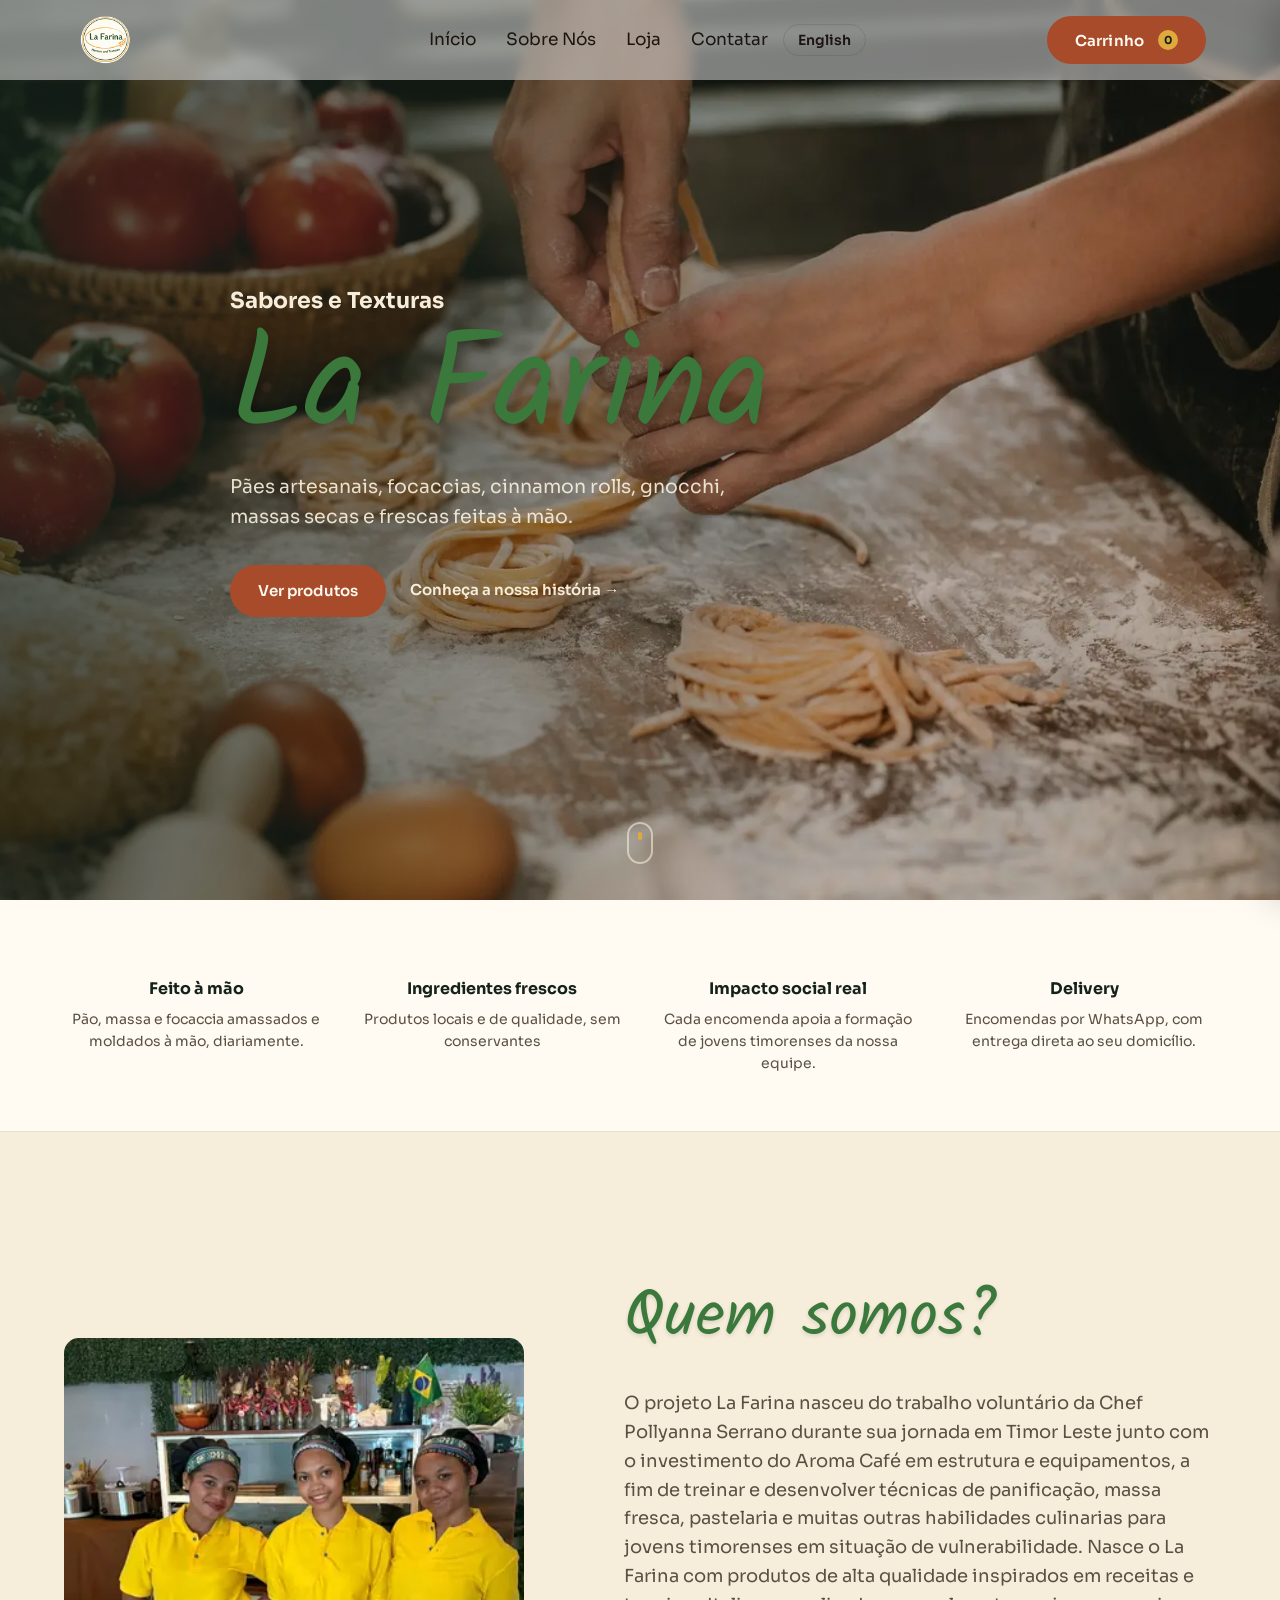
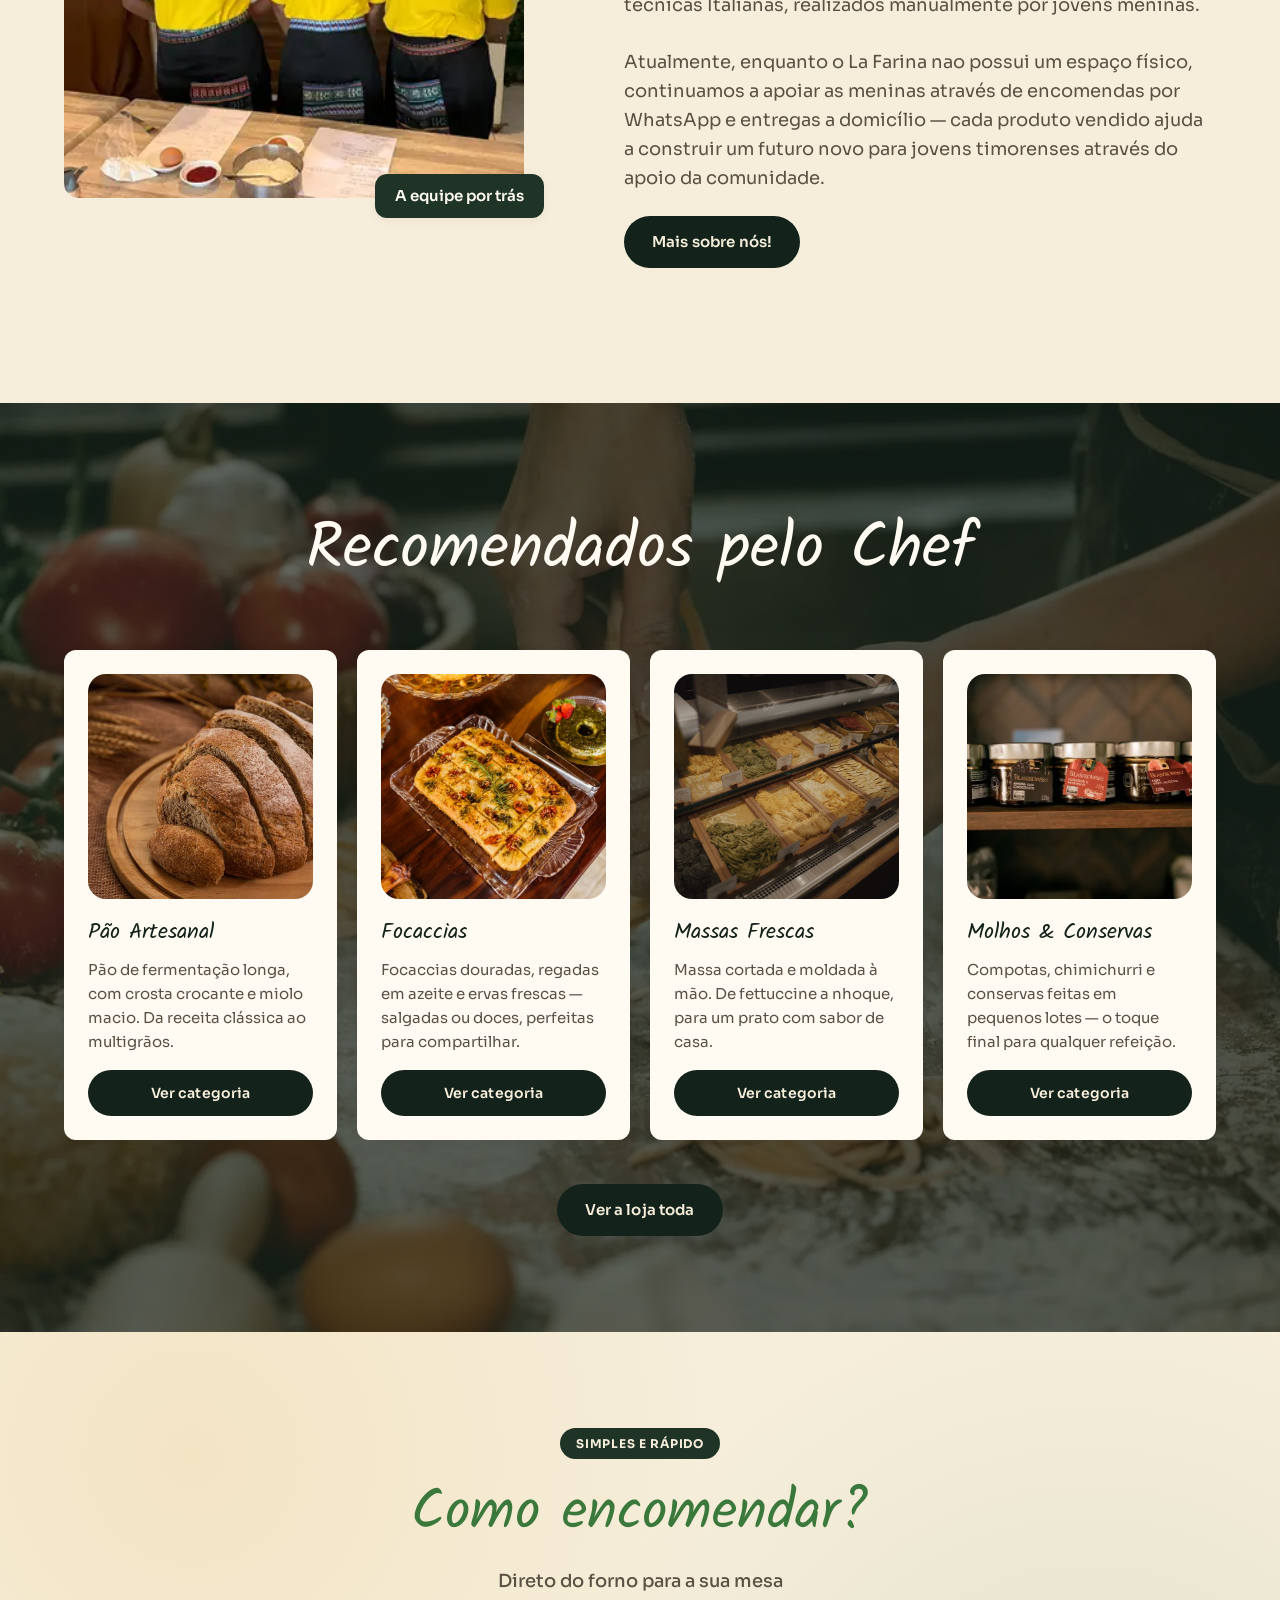
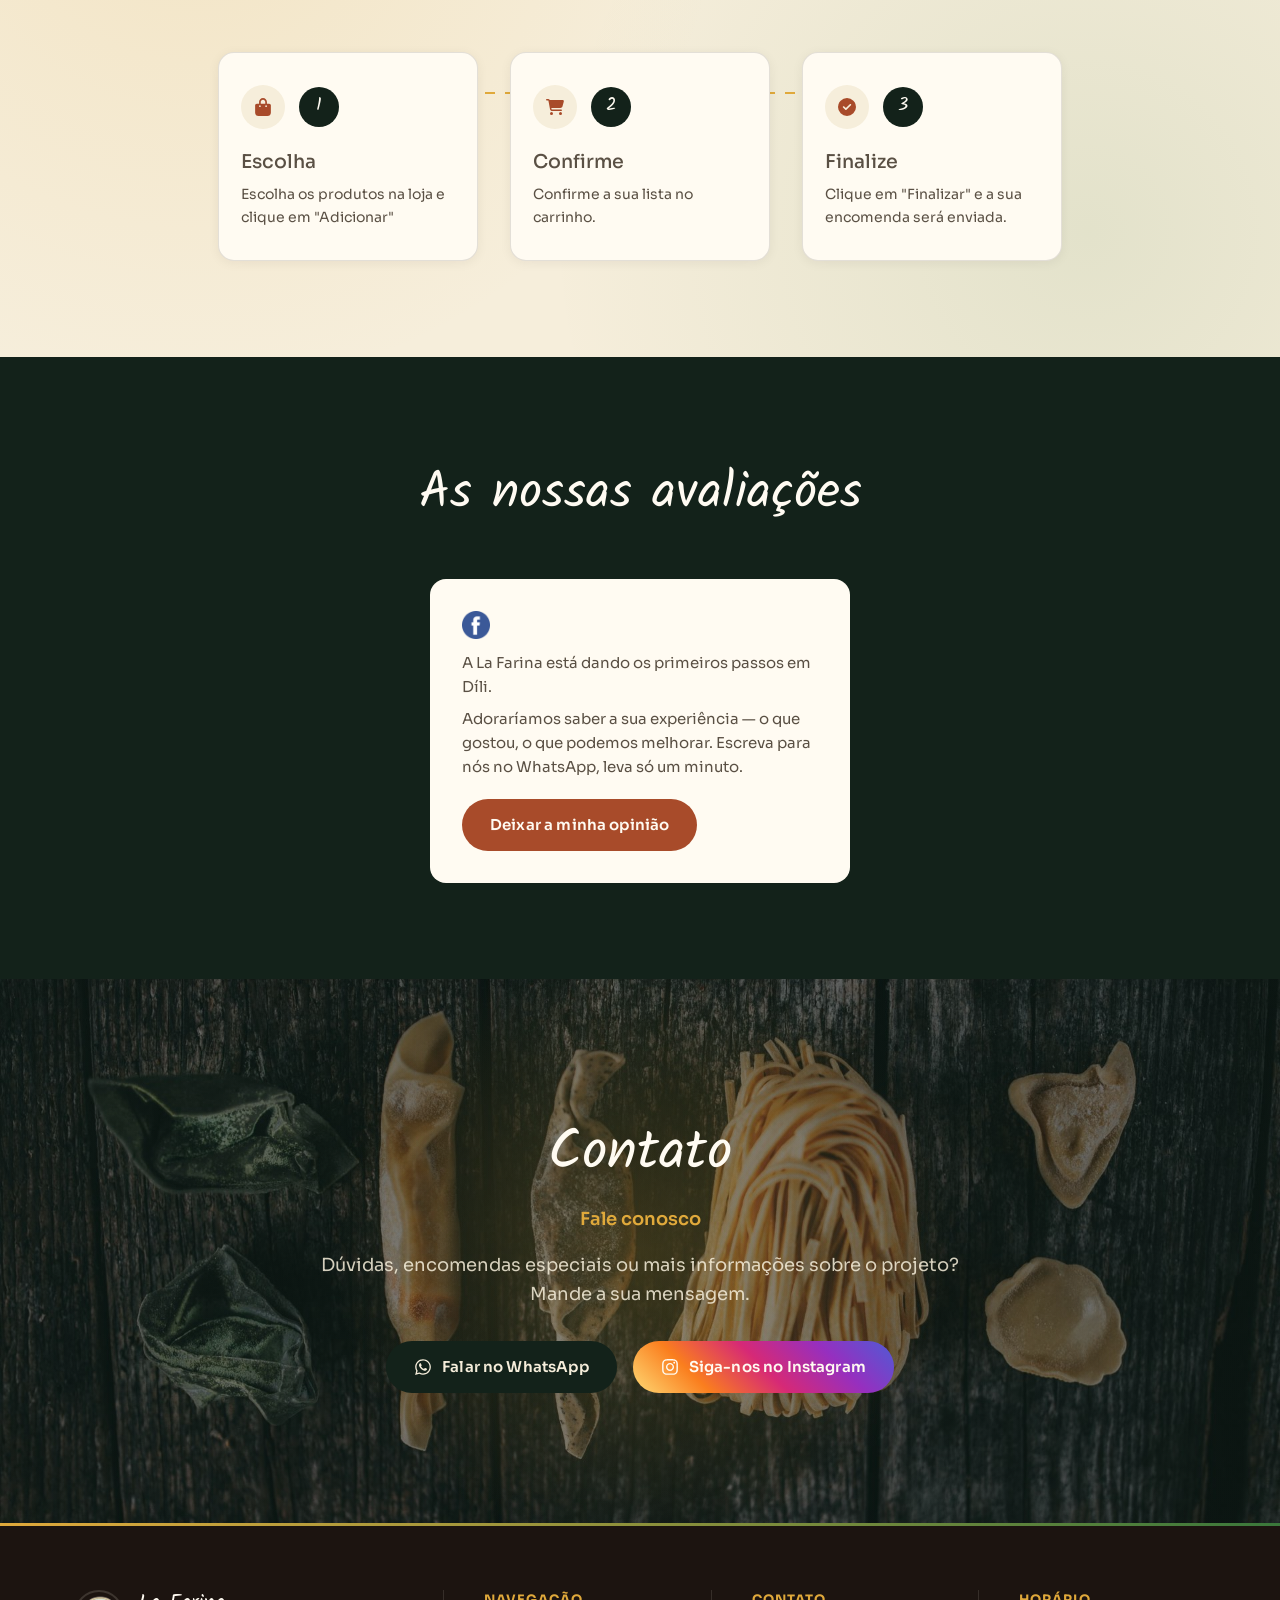
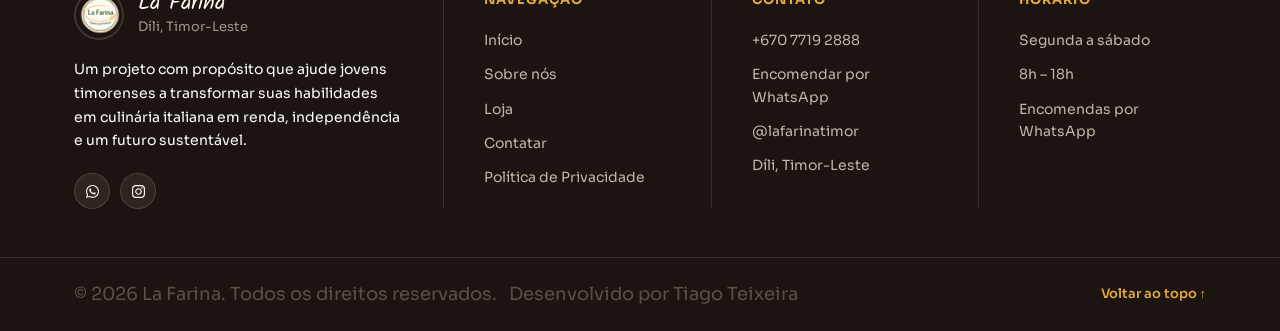
<file: index.html>
<!doctype html>
<html lang="pt-BR">
  <head>
    <meta charset="UTF-8" />
    <meta name="viewport" content="width=device-width, initial-scale=1.0, viewport-fit=cover" />
    <title>La Farina — Pão, Focaccias e Massas Artesanais em Díli</title>
    <meta name="description" content="La Farina: pão artesanal, focaccias e massas frescas feitas em Díli, Timor-Leste. Encomende por WhatsApp." />
        <link rel="canonical" href="https://www.lafarina.tl/index.html" />
    <link rel="alternate" hreflang="pt-BR" href="https://www.lafarina.tl/index.html" />
    <link rel="alternate" hreflang="en" href="https://www.lafarina.tl/index-en.html" />
    <link rel="alternate" hreflang="x-default" href="https://www.lafarina.tl/index.html" />

    <meta property="og:type" content="website" />
    <meta property="og:title" content="La Farina — Pão, Focaccias e Massas Artesanais em Díli" />
    <meta property="og:description" content="Pão artesanal, focaccias e massas frescas feitas em Díli, Timor-Leste." />
    <meta property="og:image" content="https://tiagovskicode.github.io/La-Farina/logo.png" />

    <link rel="preload" as="image" href="img/background-2-mobile.webp" media="(max-width: 700px)" fetchpriority="high" />
    <link rel="preload" as="image" href="img/background-2.webp" media="(min-width: 701px)" fetchpriority="high" />
    <link rel="stylesheet" href="style.css" />
        <link rel="icon" href="icons/favicon.ico" sizes="any" />
    <link rel="icon" href="icons/icon-192.png" type="image/png" sizes="192x192" />
    <link rel="apple-touch-icon" href="icons/apple-touch-icon.png" />
    <link rel="manifest" href="manifest.json" />
    <meta name="theme-color" content="#13221A" />
    <meta name="apple-mobile-web-app-title" content="La Farina" />

    <link rel="preconnect" href="https://fonts.googleapis.com" />
    <link rel="preconnect" href="https://fonts.gstatic.com" crossorigin />
    <link rel="preload" as="style" href="https://fonts.googleapis.com/css2?family=Kalam:wght@300;400;700&family=Sora:wght@100..800&display=swap" onload="this.onload=null;this.rel='stylesheet'" />
    <noscript><link rel="stylesheet" href="https://fonts.googleapis.com/css2?family=Kalam:wght@300;400;700&family=Sora:wght@100..800&display=swap" /></noscript>

        <script type="application/ld+json">
    {
      "@context": "https://schema.org",
      "@type": "Bakery",
      "name": "La Farina",
      "image": "https://tiagovskicode.github.io/La-Farina/logo.png",
      "url": "https://tiagovskicode.github.io/La-Farina/",
      "telephone": "+670 7719 2888",
      "priceRange": "$",
      "servesCuisine": "Italiana",
      "address": {
        "@type": "PostalAddress",
        "addressLocality": "Díli",
        "addressCountry": "TL"
      },
      "openingHoursSpecification": {
        "@type": "OpeningHoursSpecification",
        "dayOfWeek": ["Monday", "Tuesday", "Wednesday", "Thursday", "Friday", "Saturday"],
        "opens": "08:00",
        "closes": "18:00"
      },
      "sameAs": [
        "https://www.instagram.com/lafarinatimor/"
      ],
      "description": "Projeto social independente que forma jovens timorenses em panificação e massa artesanal, com pão, focaccias e massas frescas em Díli, Timor-Leste."
    }
    </script>
  </head>

  <body>
    <header class="header" id="topo">
      <div class="header-container">
        <button class="nav-toggle" id="navToggle" type="button" aria-label="Abrir menu" aria-expanded="false" aria-controls="mainNav">
          <span></span><span></span><span></span>
        </button>
        <div class="logo">
          <a href="index.html"><img src="logo.png" alt="La Farina Logo" fetchpriority="high" /></a>
        </div>
        <nav class="nav-bar" id="mainNav">
          <a href="index.html"><i class="fas fa-house"></i>Início</a>
          <a href="about.html"><i class="fas fa-circle-info"></i>Sobre Nós</a>
          <a href="shop.html"><i class="fas fa-store"></i>Loja</a>
          <a href="contact.html"><i class="fas fa-comment-dots"></i>Contatar</a>
          <a class="lang-switch" href="index-en.html" hreflang="en" lang="en"><i class="fas fa-globe"></i>English</a>
        </nav>
        <div class="header-actions">
          <button class="order-button" id="abrirCarrinhoTopo" type="button">
            Carrinho <span id="contadorTopo" class="contador-badge">0</span>
          </button>
        </div>
      </div>
    </header>

    <main>
      <section class="hero">
        <div class="hero-content">
          <h2>Sabores e Texturas</h2>
          <h1>La Farina</h1>
          <p>
            Pães artesanais, focaccias, cinnamon rolls, gnocchi, massas secas e frescas feitas à mão.
          </p>
          <div class="hero-actions">
            <a href="shop.html" class="button button--accent">Ver produtos</a>
            <a href="about.html" class="hero-link">Conheça a nossa história <span class="seta">→</span></a>
          </div>
        </div>
        <a href="#sobre-nos" class="scroll-cue" aria-label="Descer para a próxima secção">
          <span></span>
        </a>
      </section>

      <section class="home-pilares">
        <div class="home-pilares-grid">
          <div class="home-pilar">
            <h3>Feito à mão</h3>
            <p>Pão, massa e focaccia amassados e moldados à mão, diariamente.</p>
          </div>
          <div class="home-pilar">
            <h3>Ingredientes frescos</h3>
            <p>Produtos locais e de qualidade, sem conservantes</p>
          </div>
          <div class="home-pilar">
            <h3>Impacto social real</h3>
            <p>Cada encomenda apoia a formação de jovens timorenses da nossa equipe.</p>
          </div>
          <div class="home-pilar">
            <h3>Delivery</h3>
            <p>Encomendas por WhatsApp, com entrega direta ao seu domicílio.</p>
          </div>
        </div>
      </section>

      <section class="home-sobre" id="sobre-nos">
        <div class="home-sobre-content">
          <div class="home-sobre-image">
            <picture><source type="image/webp" srcset="img/meninas-480.webp 480w, img/meninas-920.webp 920w" sizes="(max-width: 700px) 92vw, 460px" /><img src="img/meninas.jpg" alt="Imagem da padaria La Farina" width="920" height="690" loading="lazy" decoding="async" /></picture>
            <p class="home-sobre-card">A equipe por trás</p>
          </div>
          <div class="home-sobre-text">
            <h2>Quem somos?</h2>
            <p>
              O projeto La Farina nasceu do trabalho voluntário da Chef Pollyanna Serrano durante sua jornada em Timor Leste junto com o investimento do Aroma Café em estrutura e equipamentos, a fim de treinar e desenvolver técnicas de panificação, massa fresca, pastelaria e muitas outras habilidades culinarias para jovens timorenses em situação de vulnerabilidade. 
              Nasce o La Farina com produtos de alta qualidade inspirados em receitas e tecnicas Italianas, realizados manualmente por jovens meninas.
              <br>
              <br>
              Atualmente, enquanto o La Farina nao possui um espaço físico, continuamos a apoiar as meninas através de encomendas por WhatsApp e entregas a domicílio — cada produto vendido ajuda a construir um futuro novo para jovens timorenses através do apoio da comunidade.
            </p>
            <a href="about.html" class="button">Mais sobre nós!</a>
          </div>
        </div>
      </section>

      <section class="massas">
        <div class="massas-info">
          <h2>Recomendados pelo Chef</h2>

          <div class="cards">
            <div class="card">
              <img src="shop-img/pão-artesanal.jpg" alt="Pão Artesanal" loading="lazy" />
              <div class="card-info">
                <h3>Pão Artesanal</h3>
                <p>
                  Pão de fermentação longa, com crosta crocante e miolo
                  macio. Da receita clássica ao multigrãos.
                </p>
                <a href="shop.html#pao" class="button button--sm">Ver categoria</a>
              </div>
            </div>

            <div class="card">
              <img src="shop-img/foccacias.jpg" alt="Focaccias" loading="lazy" />
              <div class="card-info">
                <h3>Focaccias</h3>
                <p>
                  Focaccias douradas, regadas em azeite e ervas frescas — salgadas
                  ou doces, perfeitas para compartilhar.
                </p>
                <a href="shop.html#focaccia" class="button button--sm">Ver categoria</a>
              </div>
            </div>

            <div class="card">
              <img src="shop-img/massas.jpg" alt="Massas Frescas" loading="lazy" />
              <div class="card-info">
                <h3>Massas Frescas</h3>
                <p>
                  Massa cortada e moldada à mão. De fettuccine a
                  nhoque, para um prato com sabor de casa.
                </p>
                <a href="shop.html#massas" class="button button--sm">Ver categoria</a>
              </div>
            </div>

            <div class="card">
              <picture><source type="image/webp" srcset="shop-img/molhos.webp" /><img src="shop-img/molhos.jpg" alt="Molhos e Conservas" width="700" height="700" loading="lazy" decoding="async" /></picture>
              <div class="card-info">
                <h3>Molhos &amp; Conservas</h3>
                <p>
                  Compotas, chimichurri e conservas feitas em pequenos lotes — o
                  toque final para qualquer refeição.
                </p>
                <a href="shop.html#molhos" class="button button--sm">Ver categoria</a>
              </div>
            </div>
          </div>

          <div class="ver-loja-toda">
            <a href="shop.html" class="button">Ver a loja toda</a>
          </div>
        </div>
      </section>

      <section class="encomendar">
        <div class="encomendar-info">
          <span class="encomendar-eyebrow">Simples e rápido</span>
          <h2>Como encomendar?</h2>
          <h3>Direto do forno para a sua mesa</h3>
          <div class="cards-encomendar">
            <div class="cards-encomendar-info">
              <div class="passo-topo">
                <span class="passo-icone"><i class="fas fa-bag-shopping"></i></span>
                <span class="step-number">1</span>
              </div>
              <h3>Escolha</h3>
              <p>Escolha os produtos na loja e clique em "Adicionar"</p>
            </div>
            <div class="cards-encomendar-info">
              <div class="passo-topo">
                <span class="passo-icone"><i class="fas fa-cart-shopping"></i></span>
                <span class="step-number">2</span>
              </div>
              <h3>Confirme</h3>
              <p>Confirme a sua lista no carrinho.</p>
            </div>
            <div class="cards-encomendar-info">
              <div class="passo-topo">
                <span class="passo-icone"><i class="fas fa-circle-check"></i></span>
                <span class="step-number">3</span>
              </div>
              <h3>Finalize</h3>
              <p>Clique em "Finalizar" e a sua encomenda será enviada.</p>
            </div>
          </div>
        </div>
      </section>

      <section class="reviews">
        <div class="reviews-info">
          <h2>As nossas avaliações</h2>
          <div class="cards-reviews">
            <div class="cards-reviews-info">
              <span class="review-icon"><img src="img/facebook.png" alt="" loading="lazy" /></span>
              <p>A La Farina está dando os primeiros passos em Díli.</p>
              <p>
                Adoraríamos saber a sua experiência — o que gostou, o que
                podemos melhorar. Escreva para nós no WhatsApp, leva só um minuto.
              </p>
              <a href="https://wa.me/67077192888?text=Ol%C3%A1!%20Quero%20deixar%20a%20minha%20opini%C3%A3o%20sobre%20a%20La%20Farina" target="_blank" rel="noopener" class="button button--accent">Deixar a minha opinião</a>
            </div>
          </div>
        </div>
      </section>

      <section class="home-contacto">
        <div class="home-contacto-info">
          <h2>Contato</h2>
          <h3>Fale conosco</h3>
          <p>
            Dúvidas, encomendas especiais ou mais informações sobre o
            projeto? Mande a sua mensagem.
          </p>
          <div class="home-redes-sociais">
            <a href="https://wa.me/67077192888" target="_blank" rel="noopener" class="button">
              <i class="fab fa-whatsapp"></i> Falar no WhatsApp
            </a>
            <a href="https://www.instagram.com/lafarinatimor/" target="_blank" rel="noopener" class="button button--instagram">
              <i class="fab fa-instagram"></i> Siga-nos no Instagram
            </a>
          </div>
        </div>
      </section>
    </main>

    <footer class="main-footer">

      <div class="footer-content">
        <div class="footer-brand">
          <div class="brand-header">
            <img src="logo.png" alt="La Farina Logo" class="brand-logo" loading="lazy" />
            <div class="brand-name-block">
              <span class="brand-name">La Farina</span>
              <span class="brand-location">Díli, Timor-Leste</span>
            </div>
          </div>

          <p class="brand-description">
            Um projeto com propósito que ajude jovens timorenses a transformar suas habilidades em culinária italiana em renda, independência e um futuro sustentável.
          </p>

          <div class="social-icons">
            <a href="https://wa.me/67077192888" class="social-icon whatsapp" target="_blank" rel="noopener" aria-label="WhatsApp"><i class="fab fa-whatsapp"></i></a>
            <a href="https://www.instagram.com/lafarinatimor/" class="social-icon instagram" target="_blank" rel="noopener" aria-label="Instagram"><i class="fab fa-instagram"></i></a>
          </div>
        </div>

        <div class="footer-links-col">
          <h3>Navegação</h3>
          <ul>
            <li><a href="index.html">Início</a></li>
            <li><a href="about.html">Sobre nós</a></li>
            <li><a href="shop.html">Loja</a></li>
            <li><a href="contact.html">Contatar</a></li>
            <li><a href="privacy.html">Política de Privacidade</a></li>
          </ul>
        </div>

        <div class="footer-links-col">
          <h3>Contato</h3>
          <ul>
            <li><a href="tel:+67077192888">+670 7719 2888</a></li>
            <li><a href="https://wa.me/67077192888" target="_blank" rel="noopener">Encomendar por WhatsApp</a></li>
            <li><a href="https://www.instagram.com/lafarinatimor/" target="_blank" rel="noopener">@lafarinatimor</a></li>
            <li>Díli, Timor-Leste</li>
          </ul>
        </div>

        <div class="footer-links-col">
          <h3>Horário</h3>
          <ul>
            <li>Segunda a sábado</li>
            <li>8h &ndash; 18h</li>
            <li>Encomendas por WhatsApp</li>
          </ul>
        </div>
      </div>

      <div class="footer-bottom">
        <div class="footer-bottom-content">
          <p>&copy; 2026 La Farina. Todos os direitos reservados.</p>
          <p>Desenvolvido por Tiago Teixeira</p>
          <a href="#topo" class="voltar-topo">Voltar ao topo ↑</a>
        </div>
      </div>
    </footer>

        <div class="cart-overlay" id="cartOverlay"></div>
    <aside class="cart-panel" id="cartPanel" aria-label="Carrinho de compras">
      <div class="cart-panel-header">
        <h2>O seu carrinho</h2>
        <button class="cart-fechar" id="cartFecharBtn" aria-label="Fechar carrinho" type="button">&times;</button>
      </div>

      <div class="cart-panel-lista" id="cartLista">
        <p class="cart-vazio" id="cartVazioMsg">O seu carrinho está vazio. Vá à loja e adicione os seus favoritos!</p>
      </div>

            <div class="cart-recomendacoes" id="cartRecomendacoes"></div>

      <div class="cart-panel-footer">
        <div class="cart-total-row">
          <span>Total</span>
          <span id="cartTotal">$0</span>
        </div>
        <button class="button button--accent" id="cartCheckout" type="button" style="width:100%; justify-content:center;">
          Finalizar no WhatsApp
        </button>
      </div>
    </aside>

    <script src="products.js" defer></script>
    <script src="script.js" defer></script>
  </body>
</html>
</file>
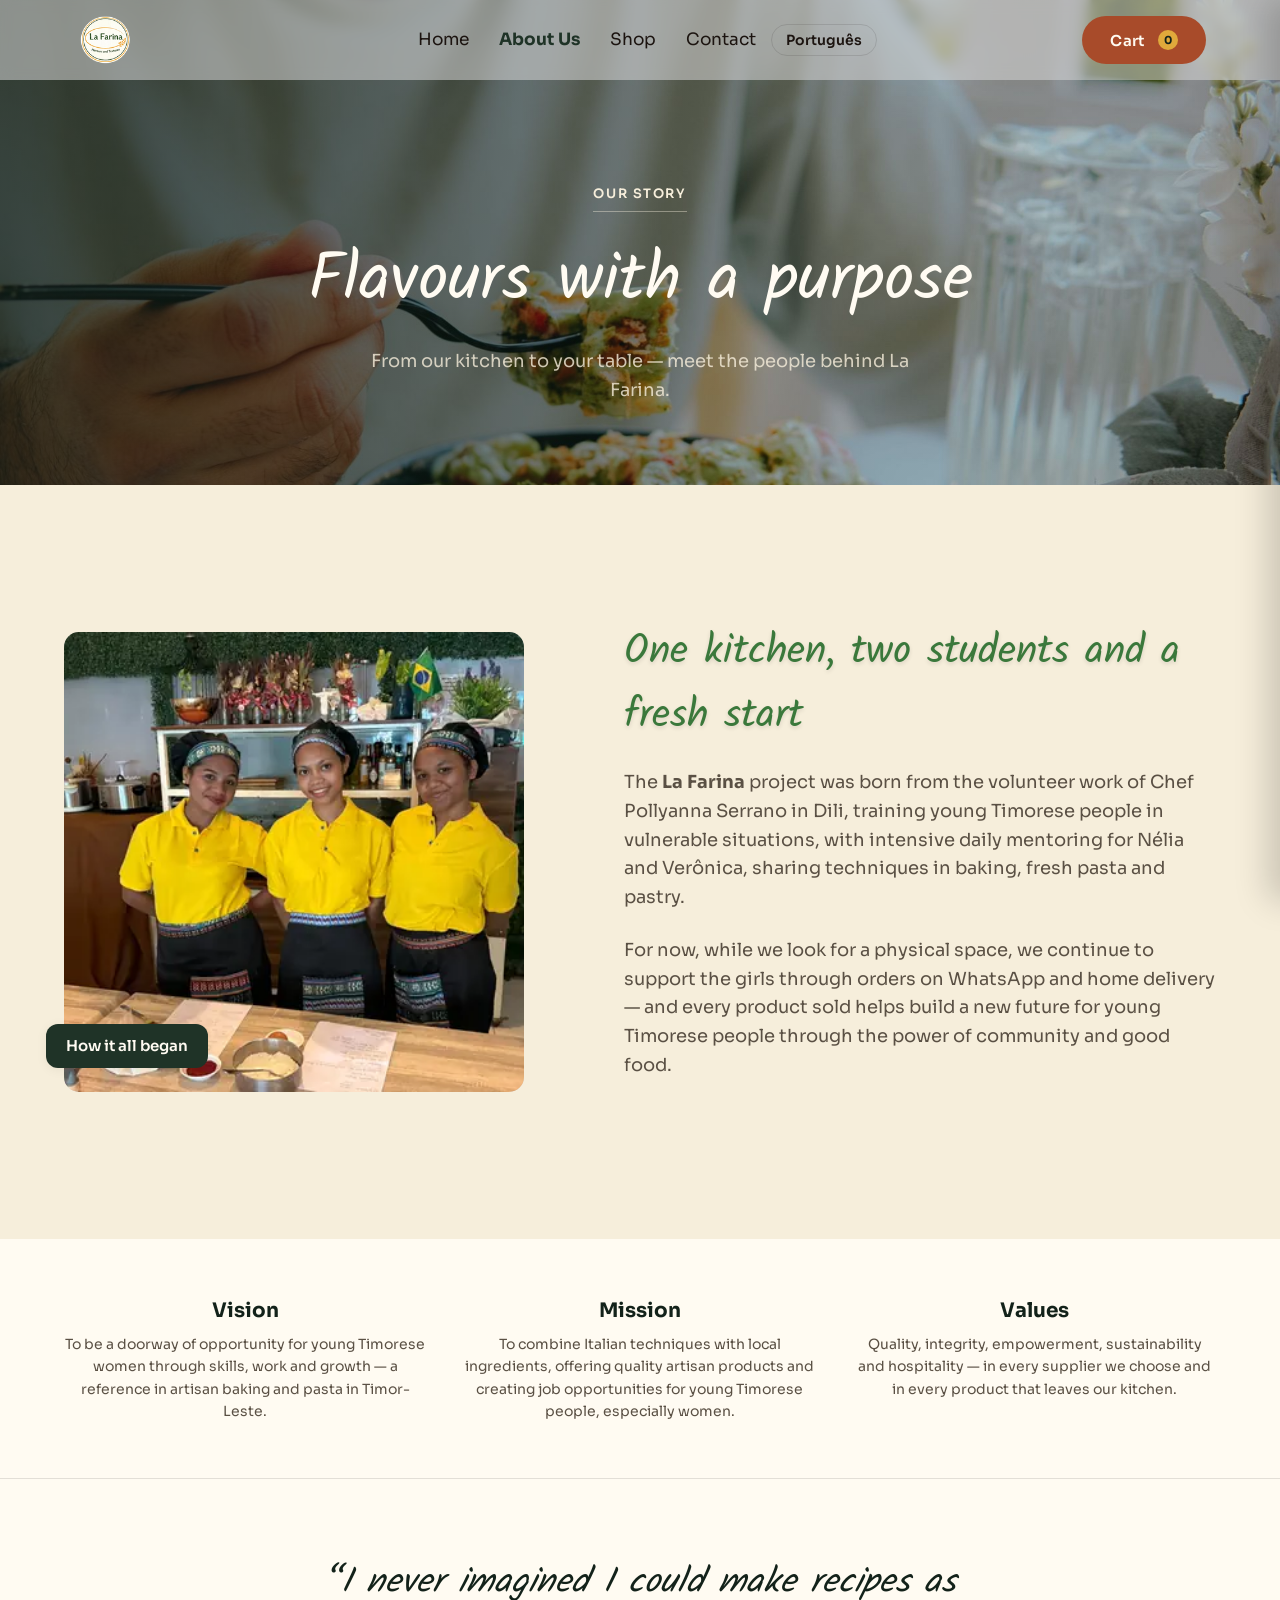
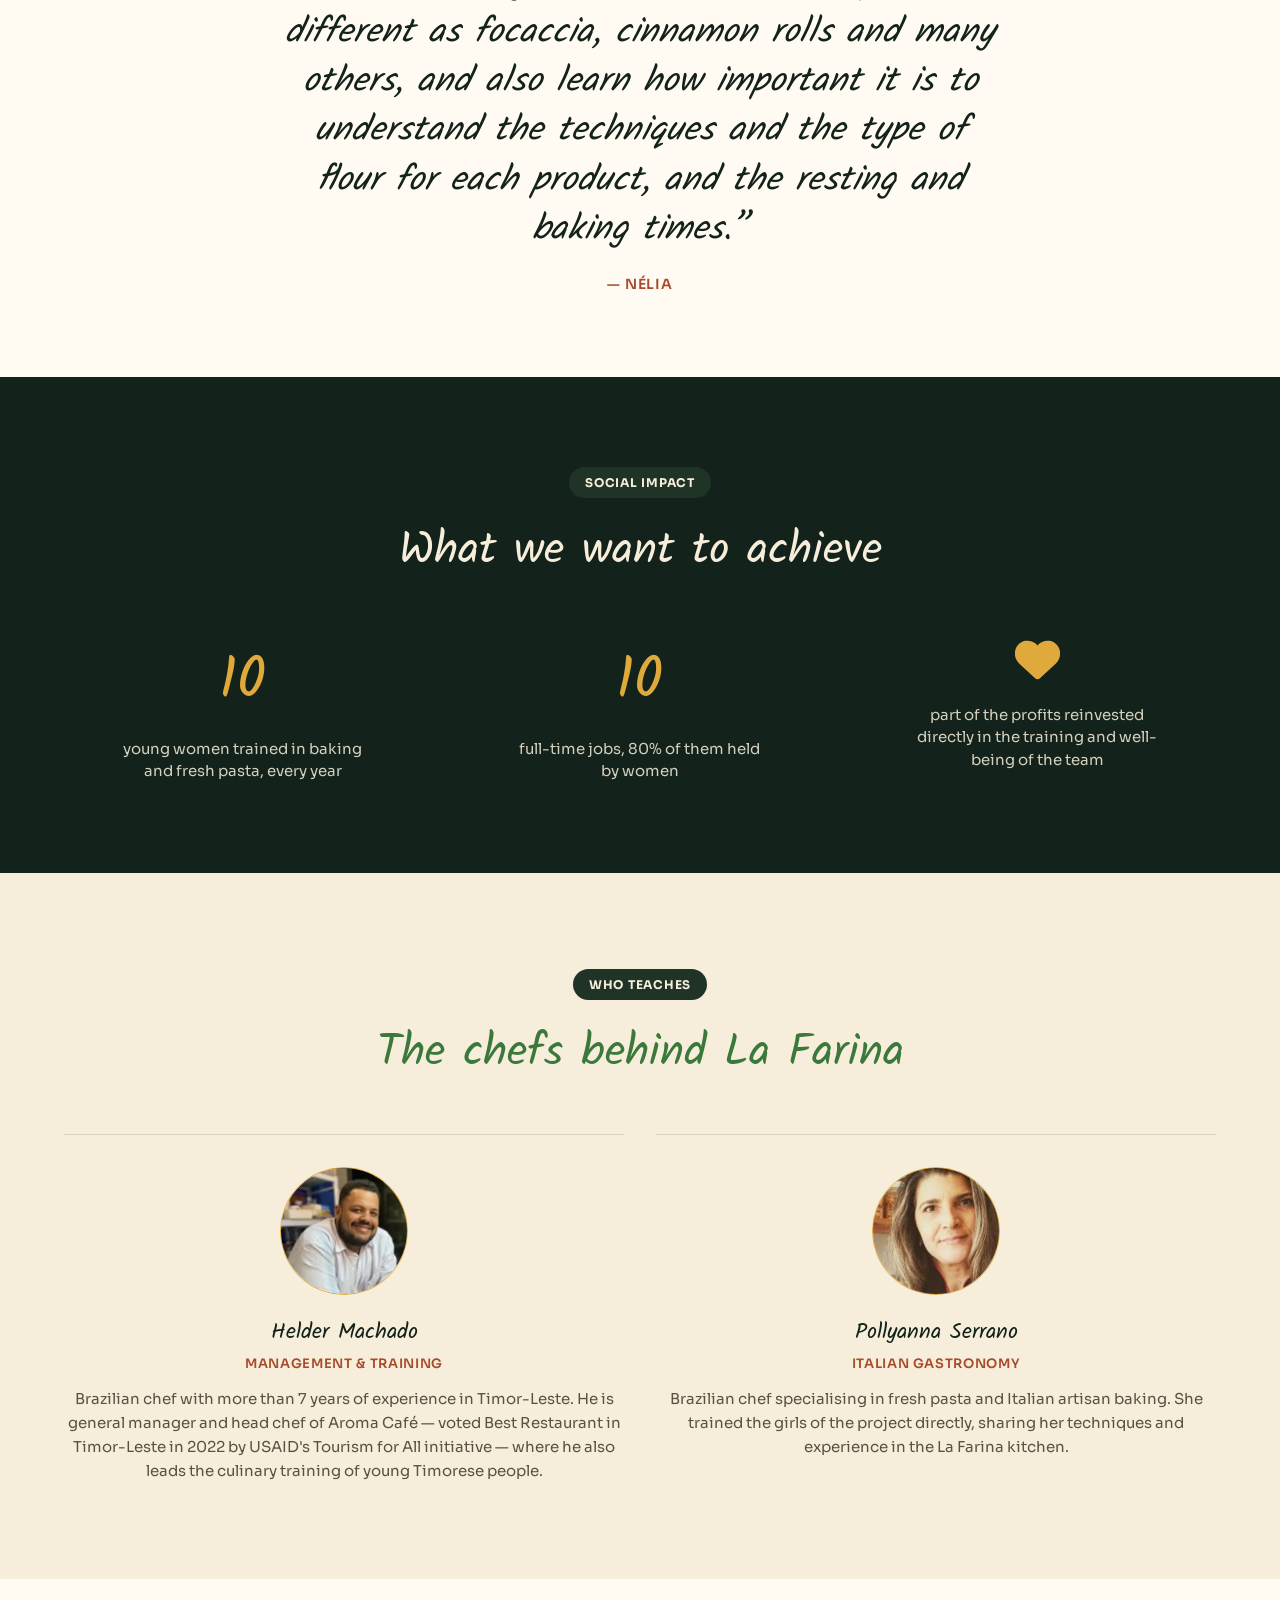
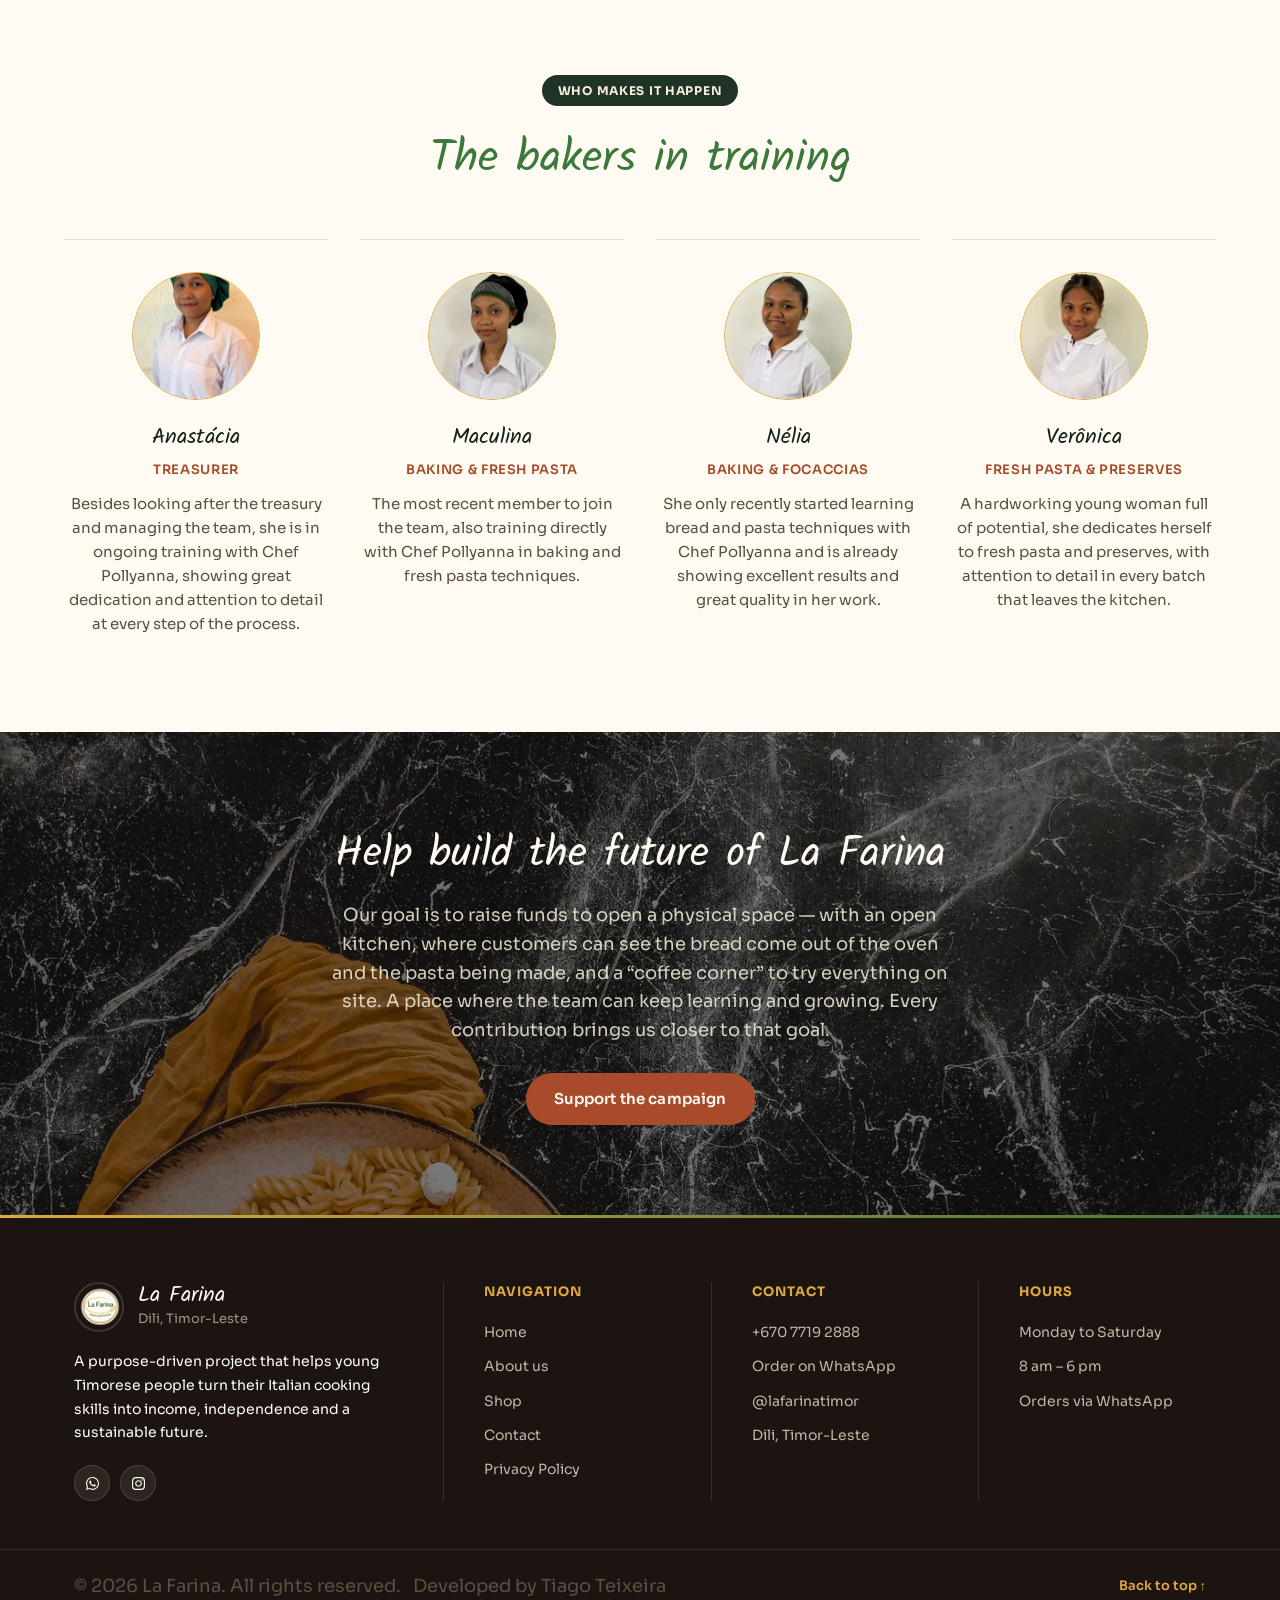
<file: about-en.html>
<!doctype html>
<html lang="en">
  <head>
    <meta charset="UTF-8" />
    <meta name="viewport" content="width=device-width, initial-scale=1.0, viewport-fit=cover" />
    <title>About Us — La Farina</title>
    <meta name="description" content="Discover the story of La Farina: an independent social project that trains young Timorese people in Dili." />
        <link rel="canonical" href="https://www.lafarina.tl/about-en.html" />
    <link rel="alternate" hreflang="pt-BR" href="https://www.lafarina.tl/about.html" />
    <link rel="alternate" hreflang="en" href="https://www.lafarina.tl/about-en.html" />
    <link rel="alternate" hreflang="x-default" href="https://www.lafarina.tl/about.html" />

    <meta property="og:type" content="website" />
    <meta property="og:title" content="About Us — La Farina" />
    <meta property="og:description" content="Discover the story of La Farina, an independent social project in Dili, Timor-Leste." />
    <meta property="og:image" content="https://tiagovskicode.github.io/La-Farina/logo.png" />

    <link rel="stylesheet" href="style.css" />
        <link rel="icon" href="icons/favicon.ico" sizes="any" />
    <link rel="icon" href="icons/icon-192.png" type="image/png" sizes="192x192" />
    <link rel="apple-touch-icon" href="icons/apple-touch-icon.png" />
    <link rel="manifest" href="manifest.json" />
    <meta name="theme-color" content="#13221A" />
    <meta name="apple-mobile-web-app-title" content="La Farina" />

    <link rel="preconnect" href="https://fonts.googleapis.com" />
    <link rel="preconnect" href="https://fonts.gstatic.com" crossorigin />
    <link rel="preload" as="style" href="https://fonts.googleapis.com/css2?family=Kalam:wght@300;400;700&family=Sora:wght@100..800&display=swap" onload="this.onload=null;this.rel='stylesheet'" />
    <noscript><link rel="stylesheet" href="https://fonts.googleapis.com/css2?family=Kalam:wght@300;400;700&family=Sora:wght@100..800&display=swap" /></noscript>

        <script type="application/ld+json">
    {
      "@context": "https://schema.org",
      "@type": "Bakery",
      "name": "La Farina",
      "image": "https://tiagovskicode.github.io/La-Farina/logo.png",
      "url": "https://tiagovskicode.github.io/La-Farina/",
      "telephone": "+670 7719 2888",
      "priceRange": "$",
      "servesCuisine": "Italian",
      "address": {
        "@type": "PostalAddress",
        "addressLocality": "Dili",
        "addressCountry": "TL"
      },
      "openingHoursSpecification": {
        "@type": "OpeningHoursSpecification",
        "dayOfWeek": ["Monday", "Tuesday", "Wednesday", "Thursday", "Friday", "Saturday"],
        "opens": "08:00",
        "closes": "18:00"
      },
      "sameAs": [
        "https://www.instagram.com/lafarinatimor/"
      ],
      "description": "An independent social project that trains young Timorese people in artisan baking and fresh pasta, with bread, focaccias and fresh pasta in Dili, Timor-Leste."
    }
    </script>
  </head>

  <body>
    <header class="header" id="topo">
      <div class="header-container">
        <button class="nav-toggle" id="navToggle" type="button" aria-label="Open menu" aria-expanded="false" aria-controls="mainNav">
          <span></span><span></span><span></span>
        </button>
        <div class="logo">
          <a href="index-en.html"><img src="logo.png" alt="La Farina Logo" /></a>
        </div>
        <nav class="nav-bar" id="mainNav">
          <a href="index-en.html"><i class="fas fa-house"></i>Home</a>
          <a href="about-en.html" class="active"><i class="fas fa-circle-info"></i>About Us</a>
          <a href="shop-en.html"><i class="fas fa-store"></i>Shop</a>
          <a href="contact-en.html"><i class="fas fa-comment-dots"></i>Contact</a>
          <a class="lang-switch" href="about.html" hreflang="pt-BR" lang="pt-BR"><i class="fas fa-globe"></i>Português</a>
        </nav>
        <div class="header-actions">
          <button class="order-button" id="abrirCarrinhoTopo" type="button">
            Cart <span id="contadorTopo" class="contador-badge">0</span>
          </button>
        </div>
      </div>
    </header>

    <main>
            <section class="page-hero page-hero--about">
        <span class="hero-badge">Our Story</span>
        <h1>Flavours with a purpose</h1>
        <p>From our kitchen to your table — meet the people behind La Farina.</p>
      </section>

            <section class="about-story">
        <div class="about-story-content">
          <div class="about-story-image">
            <picture><source type="image/webp" srcset="img/meninas-480.webp 480w, img/meninas-920.webp 920w" sizes="(max-width: 700px) 92vw, 460px" /><img src="img/meninas.jpg" alt="Chef Pollyanna with the La Farina team" width="920" height="690" loading="lazy" decoding="async" /></picture>
            <p class="about-story-card">How it all began</p>
          </div>
          <div class="about-story-text">
            <h2>One kitchen, two students and a fresh start</h2>
            <p>
              The <strong>La Farina</strong> project was born from the volunteer work of Chef Pollyanna Serrano in Dili, training young Timorese people in vulnerable situations, with intensive daily mentoring for Nélia and Verônica, sharing techniques in baking, fresh pasta and pastry.
            </p>
            <p>
              For now, while we look for a physical space, we continue to support the girls through orders on WhatsApp and home delivery — and every product sold helps build a new future for young Timorese people through the power of community and good food.
            </p>
          </div>
        </div>
      </section>

            <section class="about-pilares">
        <div class="about-pilares-grid about-pilares-grid--3">
          <div class="about-pilar">
            <h3>Vision</h3>
            <p>To be a doorway of opportunity for young Timorese women through skills, work and growth — a reference in artisan baking and pasta in Timor-Leste.</p>
          </div>
          <div class="about-pilar">
            <h3>Mission</h3>
            <p>To combine Italian techniques with local ingredients, offering quality artisan products and creating job opportunities for young Timorese people, especially women.</p>
          </div>
          <div class="about-pilar">
            <h3>Values</h3>
            <p>Quality, integrity, empowerment, sustainability and hospitality — in every supplier we choose and in every product that leaves our kitchen.</p>
          </div>
        </div>
      </section>

            <section class="missao">
        <blockquote class="missao-quote">
          &ldquo;I never imagined I could make recipes as different as focaccia, cinnamon rolls and many others, and also learn how important it is to understand the techniques and the type of flour for each product, and the resting and baking times.&rdquo;
        </blockquote>
        <span class="missao-autor">— Nélia </span>
      </section>

            <section class="impacto">
        <div class="impacto-info">
          <span class="encomendar-eyebrow">Social Impact</span>
          <h2>What we want to achieve</h2>
        </div>
        <div class="impacto-grid">
          <div class="impacto-item">
            <span class="impacto-numero">10</span>
            <p>young women trained in baking and fresh pasta, every year</p>
          </div>
          <div class="impacto-item">
            <span class="impacto-numero">10</span>
            <p>full-time jobs, 80% of them held by women</p>
          </div>
          <div class="impacto-item">
            <span class="impacto-numero impacto-numero--icone"><i class="fas fa-heart"></i></span>
            <p>part of the profits reinvested directly in the training and well-being of the team</p>
          </div>
        </div>
      </section>

            <section class="equipa">
        <div class="equipa-info">
          <span class="encomendar-eyebrow">Who teaches</span>
          <h2>The chefs behind La Farina</h2>
        </div>

        <div class="equipa-grid">
          <div class="equipa-card">
            <div class="equipa-foto">
              <picture><source type="image/webp" srcset="img/helder.webp" /><img src="img/helder.jpg" alt="Chef Helder Machado" width="128" height="128" loading="lazy" decoding="async" /></picture>
            </div>
            <h3>Helder Machado</h3>
            <p class="equipa-role">Management &amp; Training</p>
            <p>
              Brazilian chef with more than 7 years of experience in Timor-Leste. He is general manager and head chef of Aroma Café — voted Best Restaurant in Timor-Leste in 2022 by USAID's Tourism for All initiative — where he also leads the culinary training of young Timorese people.
            </p>
          </div>

          <div class="equipa-card">
            <div class="equipa-foto">
              <picture><source type="image/webp" srcset="img/Pollyanna.webp" /><img src="img/Pollyanna.jpg" alt="Chef Pollyanna Serrano" width="128" height="128" loading="lazy" decoding="async" /></picture>
            </div>
            <h3>Pollyanna Serrano</h3>
            <p class="equipa-role">Italian Gastronomy</p>
            <p>
              Brazilian chef specialising in fresh pasta and Italian artisan baking. She trained the girls of the project directly, sharing her techniques and experience in the La Farina kitchen.
            </p>
          </div>
        </div>
      </section>

            <section class="equipa equipa--alt">
        <div class="equipa-info">
          <span class="encomendar-eyebrow">Who makes it happen</span>
          <h2>The bakers in training</h2>
        </div>

        <div class="equipa-grid equipa-grid--4">
          
          
          <div class="equipa-card">
            <div class="equipa-foto">
              <picture><source srcset="meninas/Anastacia.webp" type="image/webp" /><img src="meninas/Anastacia.jpeg" alt="Anastácia, baker at La Farina" width="128" height="128" loading="lazy" decoding="async" /></picture>
            </div>
            <h3>Anastácia</h3>
            <p class="equipa-role">Treasurer</p>
            <p>
              Besides looking after the treasury and managing the team, she is in ongoing training with Chef Pollyanna, showing great dedication and attention to detail at every step of the process.
            </p>
          </div>

          <div class="equipa-card">
            <div class="equipa-foto">
              <picture><source srcset="meninas/Maculina.webp" type="image/webp" /><img src="meninas/Maculina.jpeg" alt="Maculina, baker at La Farina" width="128" height="128" loading="lazy" decoding="async" /></picture>
            </div>
            <h3>Maculina</h3>
            <p class="equipa-role">Baking &amp; Fresh Pasta</p>
            <p>
              The most recent member to join the team, also training directly with Chef Pollyanna in baking and fresh pasta techniques.
            </p>
          </div>

          <div class="equipa-card">
            <div class="equipa-foto">
              <picture><source srcset="meninas/Nelia.webp" type="image/webp" /><img src="meninas/Nelia.jpeg" alt="Nélia, baker at La Farina" width="128" height="128" loading="lazy" decoding="async" /></picture>
            </div>
            <h3>Nélia</h3>
            <p class="equipa-role">Baking &amp; Focaccias</p>
            <p>
              She only recently started learning bread and pasta techniques with Chef Pollyanna and is already showing excellent results and great quality in her work.
            </p>
          </div>
          
          <div class="equipa-card">
            <div class="equipa-foto">
              <picture><source srcset="meninas/Veronica.webp" type="image/webp" /><img src="meninas/Veronica.jpeg" alt="Verônica, cook at La Farina" width="128" height="128" loading="lazy" decoding="async" /></picture>
            </div>
            <h3>Verônica</h3>
            <p class="equipa-role">Fresh Pasta &amp; Preserves</p>
            <p>
              A hardworking young woman full of potential, she dedicates herself to fresh pasta and preserves, with attention to detail in every batch that leaves the kitchen.
            </p>
          </div>
        </div>
      </section>
      
      <section class="crowdfunding">
        <div class="crowdfunding-content">
          <h2>Help build the future of La Farina</h2>
          <p>
            Our goal is to raise funds to open a physical space — with an open kitchen, where customers can see the bread come out of the oven and the pasta being made, and a “coffee corner” to try everything on site. A place where the team can keep learning and growing. Every contribution brings us closer to that goal.
          </p>
          <a href="#" target="_blank" rel="noopener" class="button button--accent">Support the campaign</a>
        </div>
      </section>
    </main>
    
    <footer class="main-footer">

      <div class="footer-content">
        <div class="footer-brand">
          <div class="brand-header">
            <img src="logo.png" alt="La Farina Logo" class="brand-logo" loading="lazy" />
            <div class="brand-name-block">
              <span class="brand-name">La Farina</span>
              <span class="brand-location">Dili, Timor-Leste</span>
            </div>
          </div>

          <p class="brand-description">
            A purpose-driven project that helps young Timorese people turn their Italian cooking skills into income, independence and a sustainable future.
          </p>

          <div class="social-icons">
            <a href="https://wa.me/67077192888" class="social-icon whatsapp" target="_blank" rel="noopener" aria-label="WhatsApp"><i class="fab fa-whatsapp"></i></a>
            <a href="https://www.instagram.com/lafarinatimor/" class="social-icon instagram" target="_blank" rel="noopener" aria-label="Instagram"><i class="fab fa-instagram"></i></a>
          </div>
        </div>

        <div class="footer-links-col">
          <h3>Navigation</h3>
          <ul>
            <li><a href="index-en.html">Home</a></li>
            <li><a href="about-en.html">About us</a></li>
            <li><a href="shop-en.html">Shop</a></li>
            <li><a href="contact-en.html">Contact</a></li>
            <li><a href="privacy-en.html">Privacy Policy</a></li>
          </ul>
        </div>

        <div class="footer-links-col">
          <h3>Contact</h3>
          <ul>
            <li><a href="tel:+67077192888">+670 7719 2888</a></li>
            <li><a href="https://wa.me/67077192888" target="_blank" rel="noopener">Order on WhatsApp</a></li>
            <li><a href="https://www.instagram.com/lafarinatimor/" target="_blank" rel="noopener">@lafarinatimor</a></li>
            <li>Dili, Timor-Leste</li>
          </ul>
        </div>

        <div class="footer-links-col">
          <h3>Hours</h3>
          <ul>
            <li>Monday to Saturday</li>
            <li>8 am &ndash; 6 pm</li>
            <li>Orders via WhatsApp</li>
          </ul>
        </div>
      </div>

      <div class="footer-bottom">
        <div class="footer-bottom-content">
          <p>&copy; 2026 La Farina. All rights reserved.</p>
          <p>Developed by Tiago Teixeira</p>
          <a href="#topo" class="voltar-topo">Back to top ↑</a>
        </div>
      </div>
    </footer>

        <div class="cart-overlay" id="cartOverlay"></div>
    <aside class="cart-panel" id="cartPanel" aria-label="Shopping cart">
      <div class="cart-panel-header">
        <h2>Your cart</h2>
        <button class="cart-fechar" id="cartFecharBtn" aria-label="Close cart" type="button">&times;</button>
      </div>

      <div class="cart-panel-lista" id="cartLista">
        <p class="cart-vazio" id="cartVazioMsg">Your cart is empty. Head to the shop and add your favourites!</p>
      </div>

            <div class="cart-recomendacoes" id="cartRecomendacoes"></div>

      <div class="cart-panel-footer">
        <div class="cart-total-row">
          <span>Total</span>
          <span id="cartTotal">$0</span>
        </div>
        <button class="button button--accent" id="cartCheckout" type="button" style="width:100%; justify-content:center;">
          Checkout on WhatsApp
        </button>
      </div>
    </aside>

    <script src="products.js" defer></script>
    <script src="script.js" defer></script>
  </body>
</html>
</file>
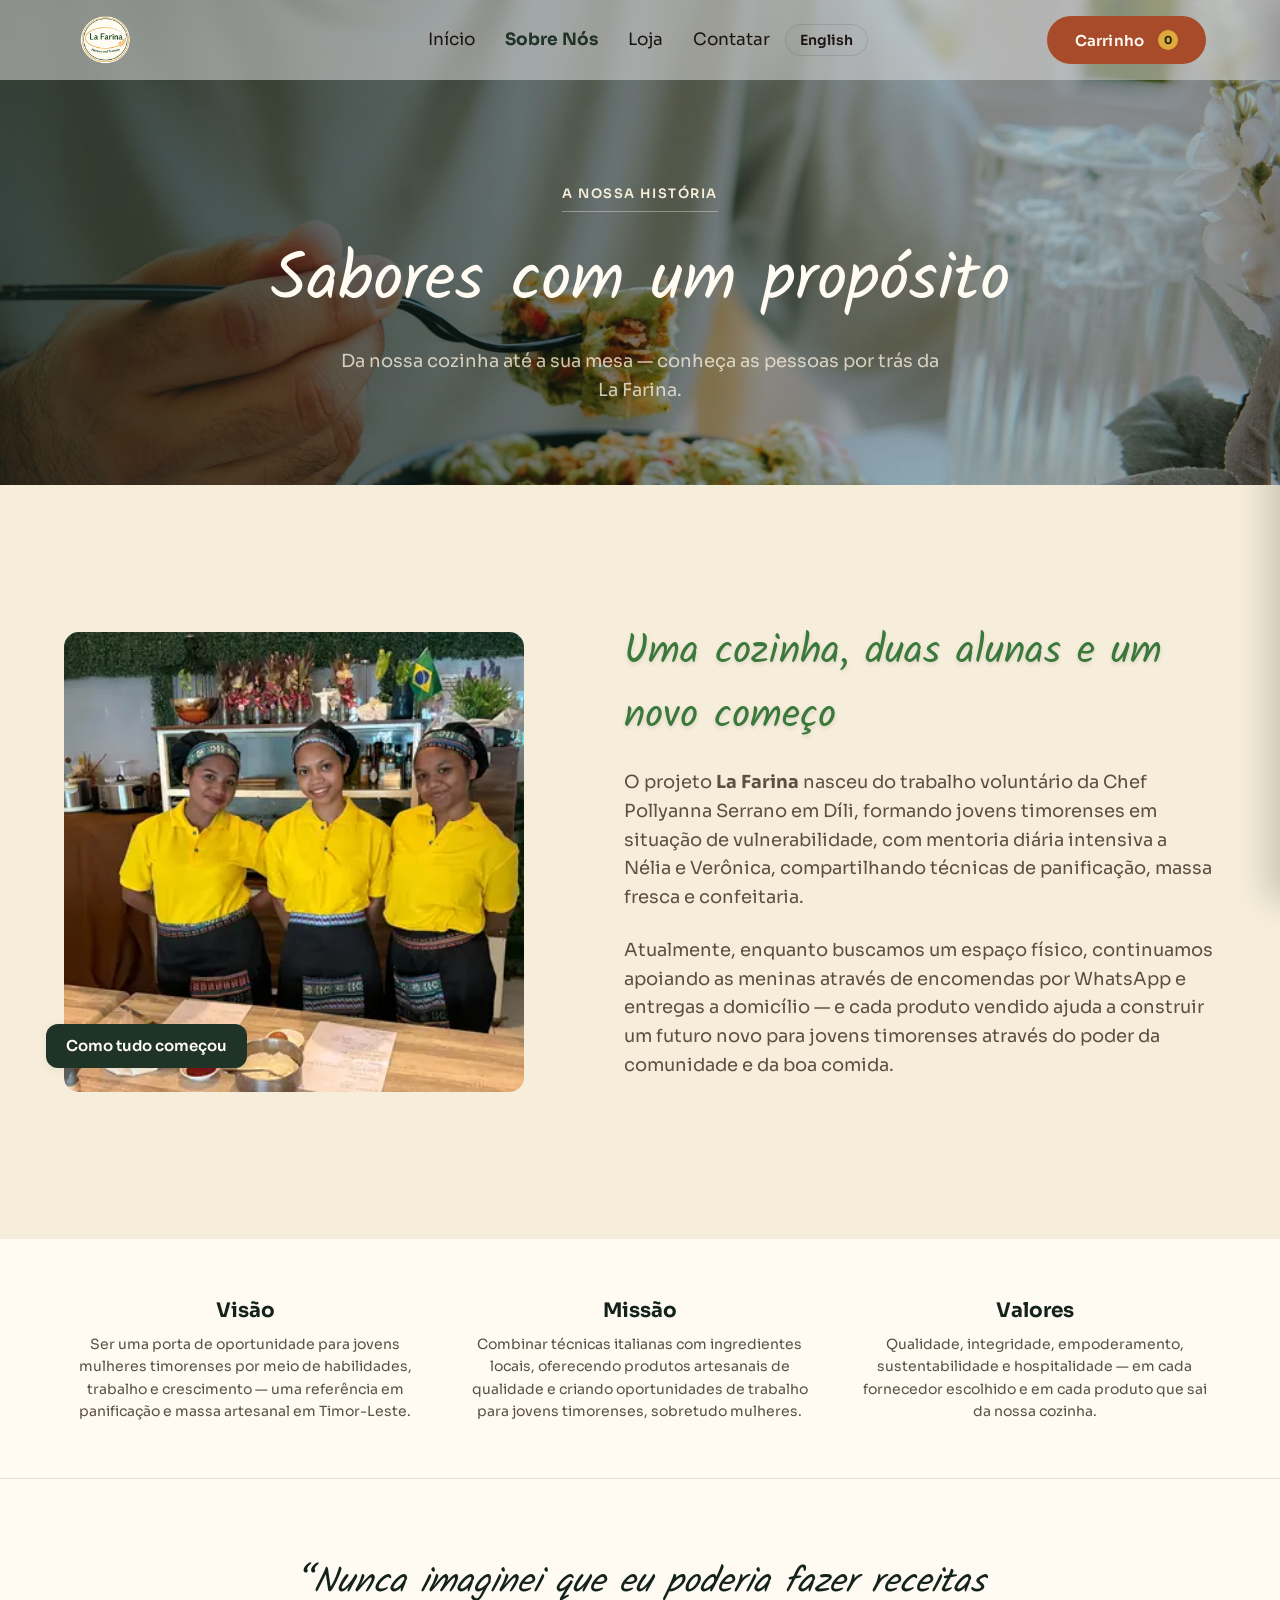
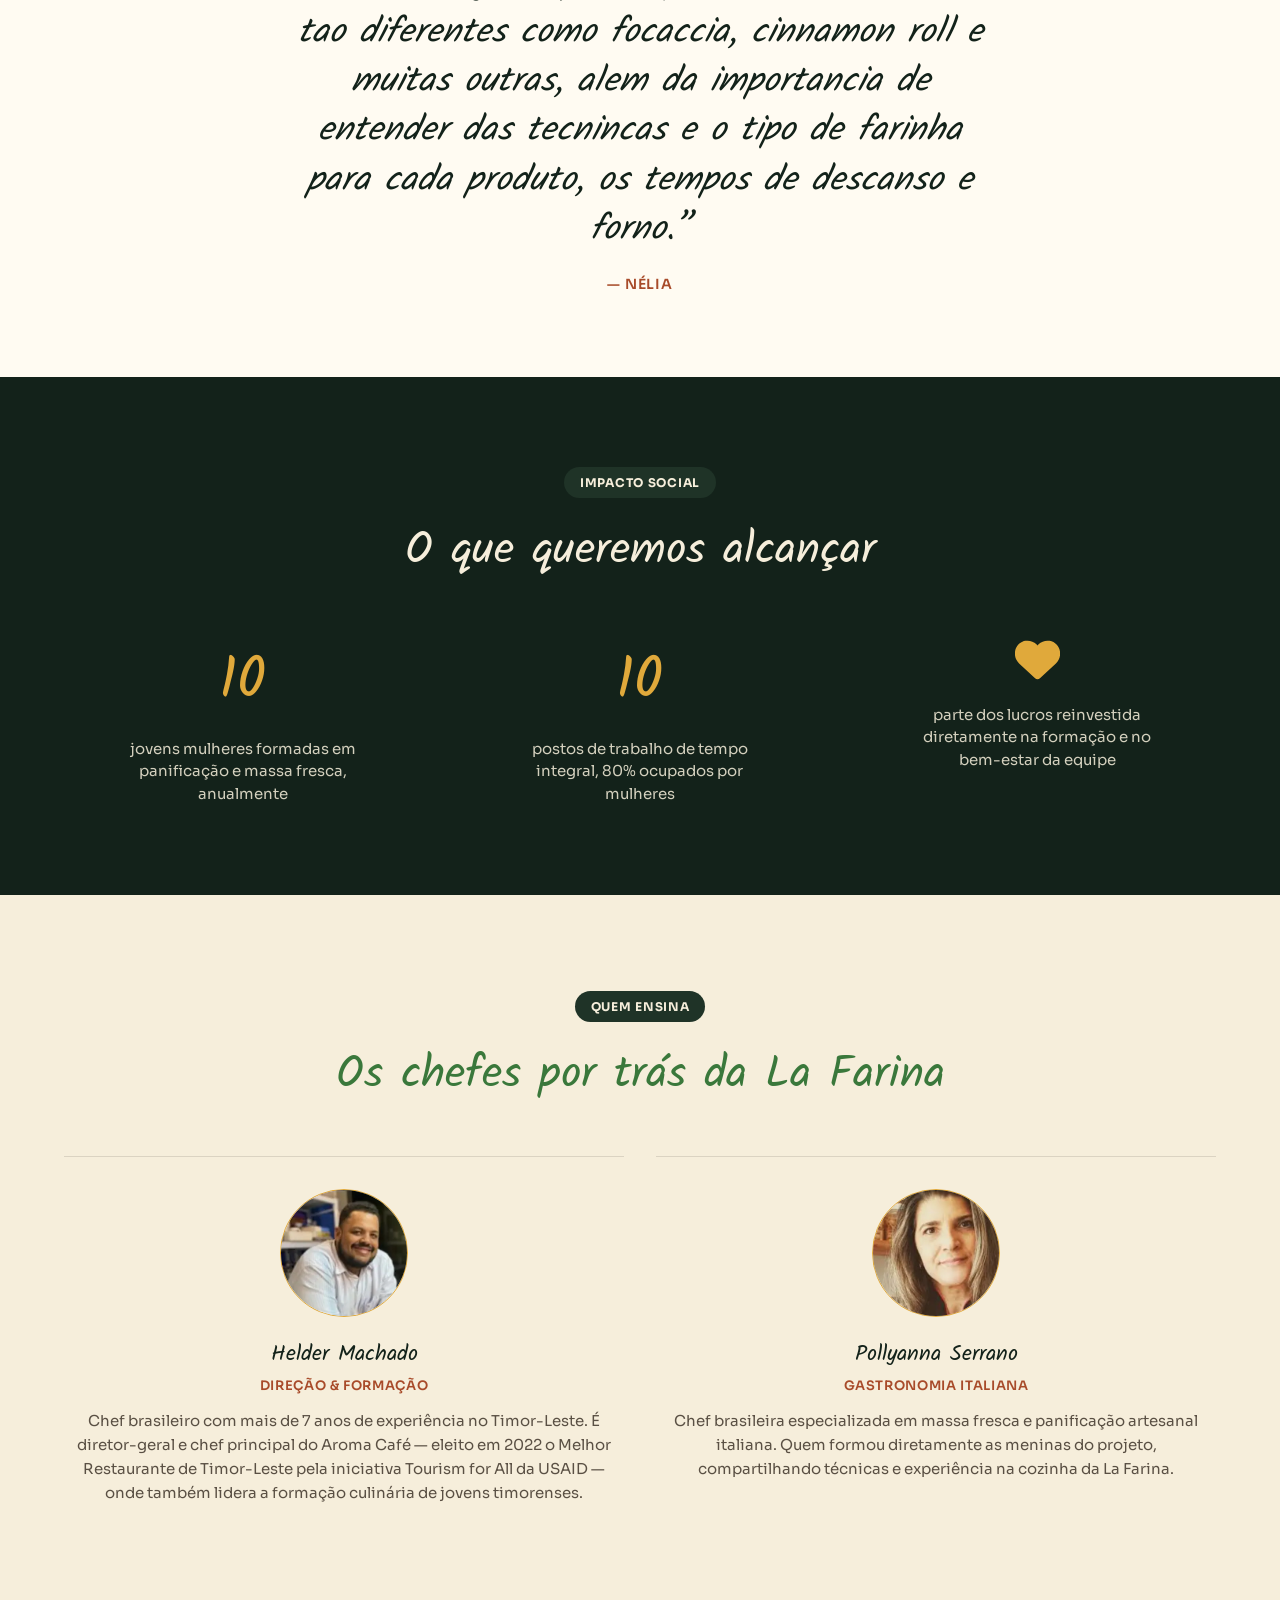
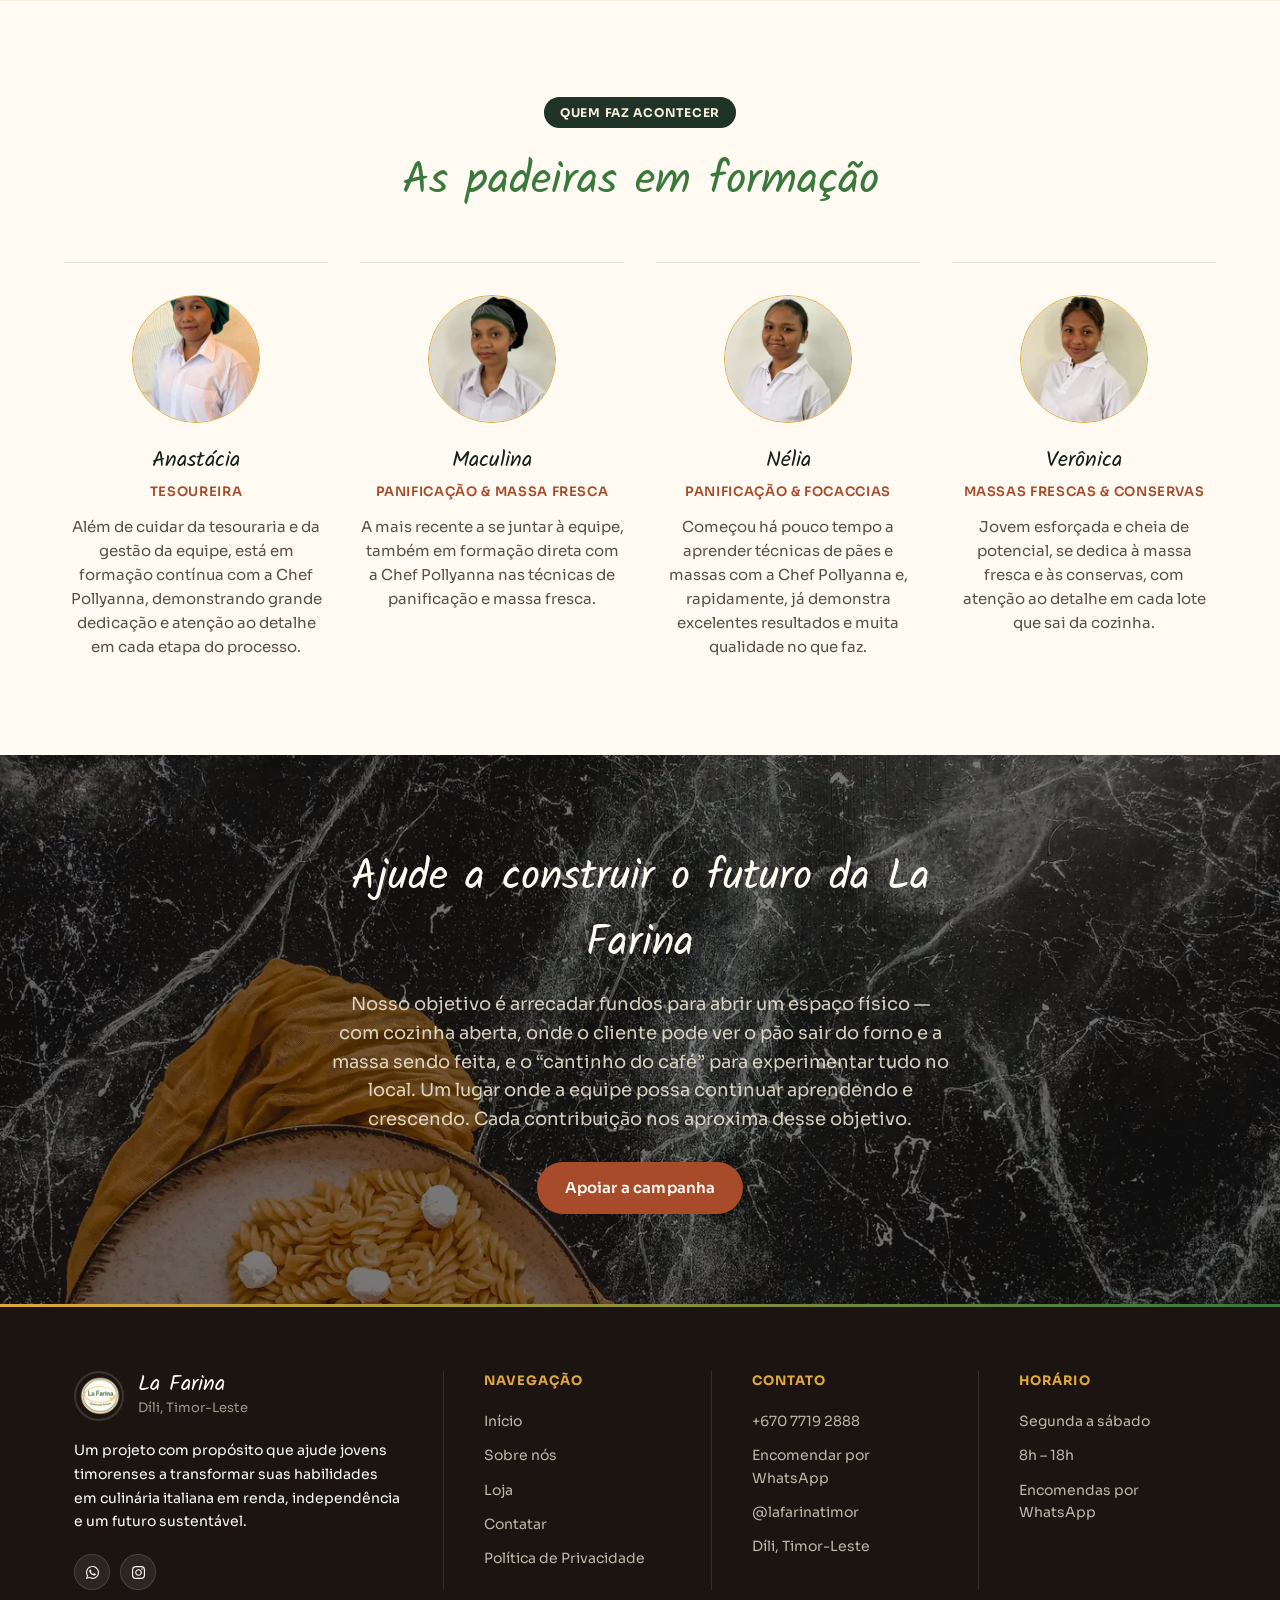
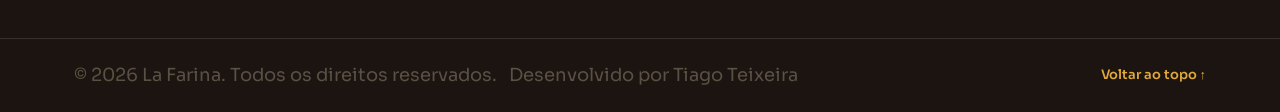
<file: about.html>
<!doctype html>
<html lang="pt-BR">
  <head>
    <meta charset="UTF-8" />
    <meta name="viewport" content="width=device-width, initial-scale=1.0, viewport-fit=cover" />
    <title>Sobre Nós — La Farina</title>
    <meta name="description" content="Conheça a história da La Farina: um projeto social independente que forma jovens timorenses em Díli." />
        <link rel="canonical" href="https://www.lafarina.tl/about.html" />
    <link rel="alternate" hreflang="pt-BR" href="https://www.lafarina.tl/about.html" />
    <link rel="alternate" hreflang="en" href="https://www.lafarina.tl/about-en.html" />
    <link rel="alternate" hreflang="x-default" href="https://www.lafarina.tl/about.html" />

    <meta property="og:type" content="website" />
    <meta property="og:title" content="Sobre Nós — La Farina" />
    <meta property="og:description" content="Conheça a história da La Farina, um projeto social independente em Díli, Timor-Leste." />
    <meta property="og:image" content="https://tiagovskicode.github.io/La-Farina/logo.png" />

    <link rel="stylesheet" href="style.css" />
        <link rel="icon" href="icons/favicon.ico" sizes="any" />
    <link rel="icon" href="icons/icon-192.png" type="image/png" sizes="192x192" />
    <link rel="apple-touch-icon" href="icons/apple-touch-icon.png" />
    <link rel="manifest" href="manifest.json" />
    <meta name="theme-color" content="#13221A" />
    <meta name="apple-mobile-web-app-title" content="La Farina" />

    <link rel="preconnect" href="https://fonts.googleapis.com" />
    <link rel="preconnect" href="https://fonts.gstatic.com" crossorigin />
    <link rel="preload" as="style" href="https://fonts.googleapis.com/css2?family=Kalam:wght@300;400;700&family=Sora:wght@100..800&display=swap" onload="this.onload=null;this.rel='stylesheet'" />
    <noscript><link rel="stylesheet" href="https://fonts.googleapis.com/css2?family=Kalam:wght@300;400;700&family=Sora:wght@100..800&display=swap" /></noscript>

        <script type="application/ld+json">
    {
      "@context": "https://schema.org",
      "@type": "Bakery",
      "name": "La Farina",
      "image": "https://tiagovskicode.github.io/La-Farina/logo.png",
      "url": "https://tiagovskicode.github.io/La-Farina/",
      "telephone": "+670 7719 2888",
      "priceRange": "$",
      "servesCuisine": "Italiana",
      "address": {
        "@type": "PostalAddress",
        "addressLocality": "Díli",
        "addressCountry": "TL"
      },
      "openingHoursSpecification": {
        "@type": "OpeningHoursSpecification",
        "dayOfWeek": ["Monday", "Tuesday", "Wednesday", "Thursday", "Friday", "Saturday"],
        "opens": "08:00",
        "closes": "18:00"
      },
      "sameAs": [
        "https://www.instagram.com/lafarinatimor/"
      ],
      "description": "Projeto social independente que forma jovens timorenses em panificação e massa artesanal, com pão, focaccias e massas frescas em Díli, Timor-Leste."
    }
    </script>
  </head>

  <body>
    <header class="header" id="topo">
      <div class="header-container">
        <button class="nav-toggle" id="navToggle" type="button" aria-label="Abrir menu" aria-expanded="false" aria-controls="mainNav">
          <span></span><span></span><span></span>
        </button>
        <div class="logo">
          <a href="index.html"><img src="logo.png" alt="La Farina Logo" /></a>
        </div>
        <nav class="nav-bar" id="mainNav">
          <a href="index.html"><i class="fas fa-house"></i>Início</a>
          <a href="about.html" class="active"><i class="fas fa-circle-info"></i>Sobre Nós</a>
          <a href="shop.html"><i class="fas fa-store"></i>Loja</a>
          <a href="contact.html"><i class="fas fa-comment-dots"></i>Contatar</a>
          <a class="lang-switch" href="about-en.html" hreflang="en" lang="en"><i class="fas fa-globe"></i>English</a>
        </nav>
        <div class="header-actions">
          <button class="order-button" id="abrirCarrinhoTopo" type="button">
            Carrinho <span id="contadorTopo" class="contador-badge">0</span>
          </button>
        </div>
      </div>
    </header>

    <main>
            <section class="page-hero page-hero--about">
        <span class="hero-badge">A Nossa História</span>
        <h1>Sabores com um propósito</h1>
        <p>Da nossa cozinha até a sua mesa — conheça as pessoas por trás da La Farina.</p>
      </section>

            <section class="about-story">
        <div class="about-story-content">
          <div class="about-story-image">
            <picture><source type="image/webp" srcset="img/meninas-480.webp 480w, img/meninas-920.webp 920w" sizes="(max-width: 700px) 92vw, 460px" /><img src="img/meninas.jpg" alt="Chef Pollyanna com a equipe da La Farina" width="920" height="690" loading="lazy" decoding="async" /></picture>
            <p class="about-story-card">Como tudo começou</p>
          </div>
          <div class="about-story-text">
            <h2>Uma cozinha, duas alunas e um novo começo</h2>
            <p>
              O projeto <strong>La Farina</strong> nasceu do trabalho voluntário da
              Chef Pollyanna Serrano em Díli, formando jovens timorenses em
              situação de vulnerabilidade, com mentoria diária intensiva a
              Nélia e Verônica, compartilhando técnicas de panificação, massa fresca e confeitaria.
            </p>
            <p>
              Atualmente, enquanto buscamos um espaço físico, continuamos apoiando
              as meninas através de encomendas por WhatsApp e entregas a
              domicílio — e cada produto vendido ajuda a construir um futuro
              novo para jovens timorenses através do poder da comunidade e da
              boa comida.
            </p>
          </div>
        </div>
      </section>

            <section class="about-pilares">
        <div class="about-pilares-grid about-pilares-grid--3">
          <div class="about-pilar">
            <h3>Visão</h3>
            <p>Ser uma porta de oportunidade para jovens mulheres timorenses por meio de habilidades, trabalho e crescimento — uma referência em panificação e massa artesanal em Timor-Leste.</p>
          </div>
          <div class="about-pilar">
            <h3>Missão</h3>
            <p>Combinar técnicas italianas com ingredientes locais, oferecendo produtos artesanais de qualidade e criando oportunidades de trabalho para jovens timorenses, sobretudo mulheres.</p>
          </div>
          <div class="about-pilar">
            <h3>Valores</h3>
            <p>Qualidade, integridade, empoderamento, sustentabilidade e hospitalidade — em cada fornecedor escolhido e em cada produto que sai da nossa cozinha.</p>
          </div>
        </div>
      </section>

            <section class="missao">
        <blockquote class="missao-quote">
          &ldquo;Nunca imaginei que eu poderia fazer receitas tao diferentes como focaccia, cinnamon roll e muitas outras, alem da importancia de entender das tecnincas e o tipo de farinha para cada produto, os tempos de descanso e forno.&rdquo;
        </blockquote>
        <span class="missao-autor">— Nélia </span>
      </section>

            <section class="impacto">
        <div class="impacto-info">
          <span class="encomendar-eyebrow">Impacto Social</span>
          <h2>O que queremos alcançar</h2>
        </div>
        <div class="impacto-grid">
          <div class="impacto-item">
            <span class="impacto-numero">10</span>
            <p>jovens mulheres formadas em panificação e massa fresca, anualmente</p>
          </div>
          <div class="impacto-item">
            <span class="impacto-numero">10</span>
            <p>postos de trabalho de tempo integral, 80% ocupados por mulheres</p>
          </div>
          <div class="impacto-item">
            <span class="impacto-numero impacto-numero--icone"><i class="fas fa-heart"></i></span>
            <p>parte dos lucros reinvestida diretamente na formação e no bem-estar da equipe</p>
          </div>
        </div>
      </section>

            <section class="equipa">
        <div class="equipa-info">
          <span class="encomendar-eyebrow">Quem ensina</span>
          <h2>Os chefes por trás da La Farina</h2>
        </div>

        <div class="equipa-grid">
          <div class="equipa-card">
            <div class="equipa-foto">
              <picture><source type="image/webp" srcset="img/helder.webp" /><img src="img/helder.jpg" alt="Chef Helder Machado" width="128" height="128" loading="lazy" decoding="async" /></picture>
            </div>
            <h3>Helder Machado</h3>
            <p class="equipa-role">Direção &amp; Formação</p>
            <p>
              Chef brasileiro com mais de 7 anos de experiência no
              Timor-Leste. É diretor-geral e chef principal do Aroma Café —
              eleito em 2022 o Melhor Restaurante de Timor-Leste pela
              iniciativa Tourism for All da USAID — onde também lidera a
              formação culinária de jovens timorenses.
            </p>
          </div>

          <div class="equipa-card">
            <div class="equipa-foto">
              <picture><source type="image/webp" srcset="img/Pollyanna.webp" /><img src="img/Pollyanna.jpg" alt="Chef Pollyanna Serrano" width="128" height="128" loading="lazy" decoding="async" /></picture>
            </div>
            <h3>Pollyanna Serrano</h3>
            <p class="equipa-role">Gastronomia Italiana</p>
            <p>
              Chef brasileira especializada em massa fresca e panificação artesanal italiana. Quem formou diretamente as meninas do projeto, compartilhando técnicas e experiência na cozinha da La Farina.
            </p>
          </div>
        </div>
      </section>

            <section class="equipa equipa--alt">
        <div class="equipa-info">
          <span class="encomendar-eyebrow">Quem faz acontecer</span>
          <h2>As padeiras em formação</h2>
        </div>

        <div class="equipa-grid equipa-grid--4">
          
          
          <div class="equipa-card">
            <div class="equipa-foto">
              <picture><source srcset="meninas/Anastacia.webp" type="image/webp" /><img src="meninas/Anastacia.jpeg" alt="Anastácia, padeira da La Farina" width="128" height="128" loading="lazy" decoding="async" /></picture>
            </div>
            <h3>Anastácia</h3>
            <p class="equipa-role">Tesoureira</p>
            <p>
              Além de cuidar da tesouraria e da gestão da equipe, está em formação contínua com a Chef Pollyanna, demonstrando grande dedicação e atenção ao detalhe em cada etapa do processo.
            </p>
          </div>

          <div class="equipa-card">
            <div class="equipa-foto">
              <picture><source srcset="meninas/Maculina.webp" type="image/webp" /><img src="meninas/Maculina.jpeg" alt="Maculina, padeira da La Farina" width="128" height="128" loading="lazy" decoding="async" /></picture>
            </div>
            <h3>Maculina</h3>
            <p class="equipa-role">Panificação &amp; Massa Fresca</p>
            <p>
              A mais recente a se juntar à equipe, também em formação
              direta com a Chef Pollyanna nas técnicas de panificação e
              massa fresca.
            </p>
          </div>

          <div class="equipa-card">
            <div class="equipa-foto">
              <picture><source srcset="meninas/Nelia.webp" type="image/webp" /><img src="meninas/Nelia.jpeg" alt="Nélia, padeira da La Farina" width="128" height="128" loading="lazy" decoding="async" /></picture>
            </div>
            <h3>Nélia</h3>
            <p class="equipa-role">Panificação &amp; Focaccias</p>
            <p>
              Começou há pouco tempo a aprender técnicas de pães e massas com a Chef Pollyanna e, rapidamente, já demonstra excelentes resultados e muita qualidade no que faz.
            </p>
          </div>
          
          <div class="equipa-card">
            <div class="equipa-foto">
              <picture><source srcset="meninas/Veronica.webp" type="image/webp" /><img src="meninas/Veronica.jpeg" alt="Verônica, cozinheira da La Farina" width="128" height="128" loading="lazy" decoding="async" /></picture>
            </div>
            <h3>Verônica</h3>
            <p class="equipa-role">Massas Frescas &amp; Conservas</p>
            <p>
              Jovem esforçada e cheia de potencial, se dedica à massa fresca
              e às conservas, com atenção ao detalhe em cada
              lote que sai da cozinha.
            </p>
          </div>
        </div>
      </section>
      
      <section class="crowdfunding">
        <div class="crowdfunding-content">
          <h2>Ajude a construir o futuro da La Farina</h2>
          <p>
            Nosso objetivo é arrecadar fundos para abrir um espaço físico — com cozinha aberta, onde o cliente pode ver o pão sair do forno e a massa sendo feita, e o “cantinho do café” para experimentar tudo no local. Um lugar onde a equipe possa continuar aprendendo e crescendo. Cada contribuição nos aproxima desse objetivo.
          </p>
          <a href="#" target="_blank" rel="noopener" class="button button--accent">Apoiar a campanha</a>
        </div>
      </section>
    </main>
    
    <footer class="main-footer">

      <div class="footer-content">
        <div class="footer-brand">
          <div class="brand-header">
            <img src="logo.png" alt="La Farina Logo" class="brand-logo" loading="lazy" />
            <div class="brand-name-block">
              <span class="brand-name">La Farina</span>
              <span class="brand-location">Díli, Timor-Leste</span>
            </div>
          </div>

          <p class="brand-description">
            Um projeto com propósito que ajude jovens timorenses a transformar suas habilidades em culinária italiana em renda, independência e um futuro sustentável.
          </p>

          <div class="social-icons">
            <a href="https://wa.me/67077192888" class="social-icon whatsapp" target="_blank" rel="noopener" aria-label="WhatsApp"><i class="fab fa-whatsapp"></i></a>
            <a href="https://www.instagram.com/lafarinatimor/" class="social-icon instagram" target="_blank" rel="noopener" aria-label="Instagram"><i class="fab fa-instagram"></i></a>
          </div>
        </div>

        <div class="footer-links-col">
          <h3>Navegação</h3>
          <ul>
            <li><a href="index.html">Início</a></li>
            <li><a href="about.html">Sobre nós</a></li>
            <li><a href="shop.html">Loja</a></li>
            <li><a href="contact.html">Contatar</a></li>
            <li><a href="privacy.html">Política de Privacidade</a></li>
          </ul>
        </div>

        <div class="footer-links-col">
          <h3>Contato</h3>
          <ul>
            <li><a href="tel:+67077192888">+670 7719 2888</a></li>
            <li><a href="https://wa.me/67077192888" target="_blank" rel="noopener">Encomendar por WhatsApp</a></li>
            <li><a href="https://www.instagram.com/lafarinatimor/" target="_blank" rel="noopener">@lafarinatimor</a></li>
            <li>Díli, Timor-Leste</li>
          </ul>
        </div>

        <div class="footer-links-col">
          <h3>Horário</h3>
          <ul>
            <li>Segunda a sábado</li>
            <li>8h &ndash; 18h</li>
            <li>Encomendas por WhatsApp</li>
          </ul>
        </div>
      </div>

      <div class="footer-bottom">
        <div class="footer-bottom-content">
          <p>&copy; 2026 La Farina. Todos os direitos reservados.</p>
          <p>Desenvolvido por Tiago Teixeira</p>
          <a href="#topo" class="voltar-topo">Voltar ao topo ↑</a>
        </div>
      </div>
    </footer>

        <div class="cart-overlay" id="cartOverlay"></div>
    <aside class="cart-panel" id="cartPanel" aria-label="Carrinho de compras">
      <div class="cart-panel-header">
        <h2>O seu carrinho</h2>
        <button class="cart-fechar" id="cartFecharBtn" aria-label="Fechar carrinho" type="button">&times;</button>
      </div>

      <div class="cart-panel-lista" id="cartLista">
        <p class="cart-vazio" id="cartVazioMsg">O seu carrinho está vazio. Vá à loja e adicione os seus favoritos!</p>
      </div>

            <div class="cart-recomendacoes" id="cartRecomendacoes"></div>

      <div class="cart-panel-footer">
        <div class="cart-total-row">
          <span>Total</span>
          <span id="cartTotal">$0</span>
        </div>
        <button class="button button--accent" id="cartCheckout" type="button" style="width:100%; justify-content:center;">
          Finalizar no WhatsApp
        </button>
      </div>
    </aside>

    <script src="products.js" defer></script>
    <script src="script.js" defer></script>
  </body>
</html>
</file>
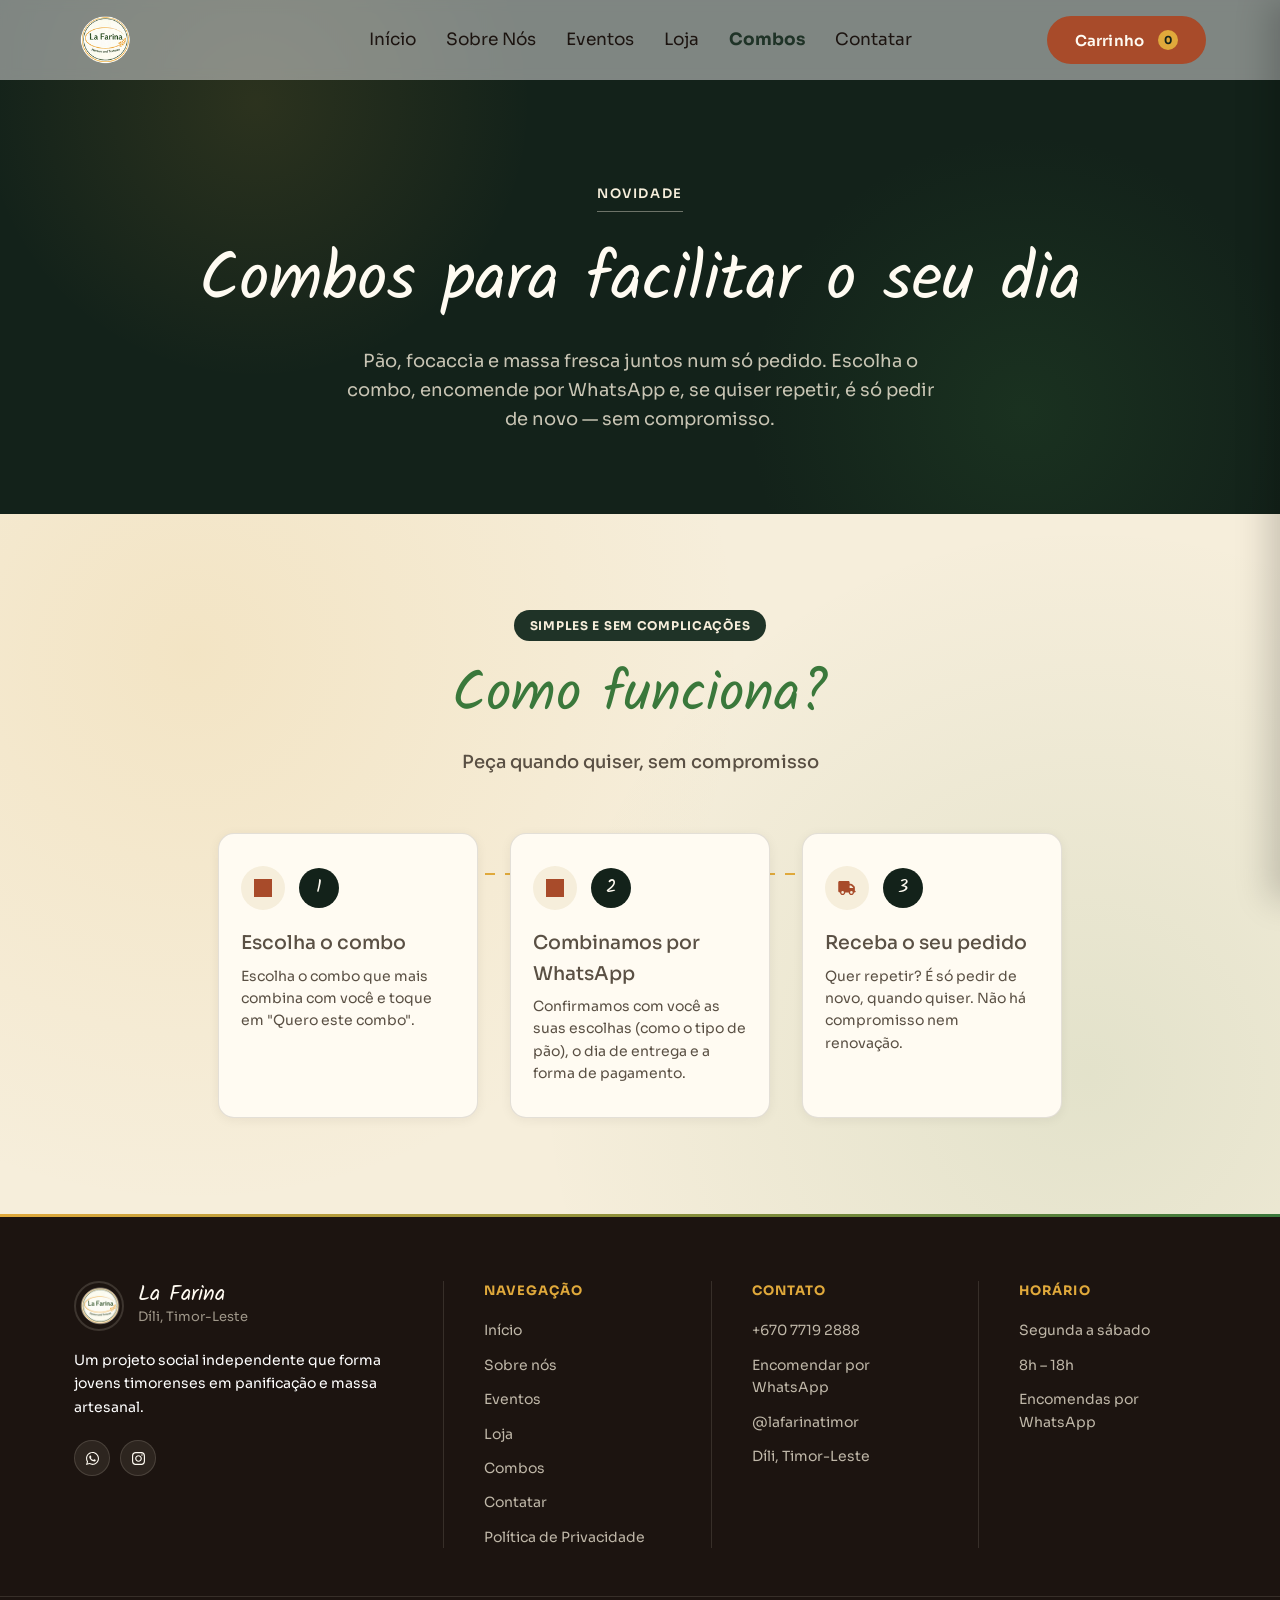
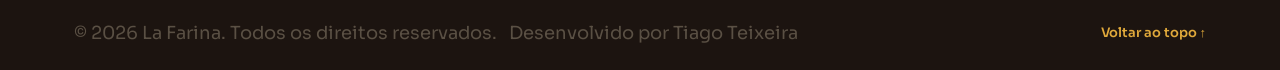
<file: combos.html>
<!doctype html>
<html lang="pt-BR">
  <head>
    <meta charset="UTF-8" />
    <meta name="viewport" content="width=device-width, initial-scale=1.0, viewport-fit=cover" />
    <title>Combos — La Farina</title>
    <meta name="description" content="Combos de pão, focaccia e massa fresca da La Farina — escolha o seu e encomende por WhatsApp, sem compromisso." />
        <link rel="canonical" href="https://www.lafarina.tl/combos.html" />

    <meta property="og:type" content="website" />
    <meta property="og:title" content="Combos — La Farina" />
    <meta property="og:description" content="Combos de pão, focaccia e massa fresca — escolha o seu e encomende por WhatsApp, sem compromisso." />
    <meta property="og:image" content="https://tiagovskicode.github.io/La-Farina/logo.png" />

    <link rel="stylesheet" href="style.css" />
        <link rel="icon" href="icons/favicon.ico" sizes="any" />
    <link rel="icon" href="icons/icon-192.png" type="image/png" sizes="192x192" />
    <link rel="apple-touch-icon" href="icons/apple-touch-icon.png" />
    <link rel="manifest" href="manifest.json" />
    <meta name="theme-color" content="#13221A" />
    <meta name="apple-mobile-web-app-title" content="La Farina" />

    <link rel="preconnect" href="https://fonts.googleapis.com" />
    <link rel="preconnect" href="https://fonts.gstatic.com" crossorigin />
    <link rel="preload" as="style" href="https://fonts.googleapis.com/css2?family=Kalam:wght@300;400;700&family=Sora:wght@100..800&display=swap" onload="this.onload=null;this.rel='stylesheet'" />
    <noscript><link rel="stylesheet" href="https://fonts.googleapis.com/css2?family=Kalam:wght@300;400;700&family=Sora:wght@100..800&display=swap" /></noscript>

        <script type="application/ld+json">
    {
      "@context": "https://schema.org",
      "@type": "Bakery",
      "name": "La Farina",
      "image": "https://tiagovskicode.github.io/La-Farina/logo.png",
      "url": "https://tiagovskicode.github.io/La-Farina/",
      "telephone": "+670 7719 2888",
      "priceRange": "$",
      "servesCuisine": "Italiana",
      "address": {
        "@type": "PostalAddress",
        "addressLocality": "Díli",
        "addressCountry": "TL"
      },
      "openingHoursSpecification": {
        "@type": "OpeningHoursSpecification",
        "dayOfWeek": ["Monday", "Tuesday", "Wednesday", "Thursday", "Friday", "Saturday"],
        "opens": "08:00",
        "closes": "18:00"
      },
      "sameAs": [
        "https://www.instagram.com/lafarinatimor/"
      ],
      "description": "Projeto social independente que forma jovens timorenses em panificação e massa artesanal, com pão, focaccias e massas frescas em Díli, Timor-Leste."
    }
    </script>
  </head>

  <body>
    <header class="header" id="topo">
      <div class="header-container">
        <button class="nav-toggle" id="navToggle" type="button" aria-label="Abrir menu" aria-expanded="false" aria-controls="mainNav">
          <span></span><span></span><span></span>
        </button>
        <div class="logo">
          <a href="index.html"><img src="logo.png" alt="La Farina Logo" /></a>
        </div>
        <nav class="nav-bar" id="mainNav">
          <a href="index.html"><i class="fas fa-house"></i>Início</a>
          <a href="about.html"><i class="fas fa-circle-info"></i>Sobre Nós</a>
          <a href="eventos.html"><i class="fas fa-calendar-days"></i>Eventos</a>
          <a href="shop.html"><i class="fas fa-store"></i>Loja</a>
          <a href="combos.html" class="active"><i class="fas fa-basket-shopping"></i>Combos</a>
          <a href="contact.html"><i class="fas fa-comment-dots"></i>Contatar</a>
        </nav>
        <div class="header-actions">
          <button class="order-button" id="abrirCarrinhoTopo" type="button">
            Carrinho <span id="contadorTopo" class="contador-badge">0</span>
          </button>
        </div>
      </div>
    </header>

    <main>
            <section class="page-hero page-hero--subscription">
        <span class="hero-badge">Novidade</span>
        <h1>Combos para facilitar o seu dia</h1>
        <p>Pão, focaccia e massa fresca juntos num só pedido. Escolha o combo, encomende por WhatsApp e, se quiser repetir, é só pedir de novo — sem compromisso.</p>
      </section>

            <section class="assinaturas">
        <div class="assinaturas-grid" id="assinaturasGrid">
                  </div>
      </section>

            <section class="encomendar">
        <div class="encomendar-info">
          <span class="encomendar-eyebrow">Simples e sem complicações</span>
          <h2>Como funciona?</h2>
          <h3>Peça quando quiser, sem compromisso</h3>
          <div class="cards-encomendar">
            <div class="cards-encomendar-info">
              <div class="passo-topo">
                <span class="passo-icone"><i class="fas fa-basket-shopping"></i></span>
                <span class="step-number">1</span>
              </div>
              <h3>Escolha o combo</h3>
              <p>Escolha o combo que mais combina com você e toque em "Quero este combo".</p>
            </div>
            <div class="cards-encomendar-info">
              <div class="passo-topo">
                <span class="passo-icone"><i class="fas fa-comments"></i></span>
                <span class="step-number">2</span>
              </div>
              <h3>Combinamos por WhatsApp</h3>
              <p>Confirmamos com você as suas escolhas (como o tipo de pão), o dia de entrega e a forma de pagamento.</p>
            </div>
            <div class="cards-encomendar-info">
              <div class="passo-topo">
                <span class="passo-icone"><i class="fas fa-truck"></i></span>
                <span class="step-number">3</span>
              </div>
              <h3>Receba o seu pedido</h3>
              <p>Quer repetir? É só pedir de novo, quando quiser. Não há compromisso nem renovação.</p>
            </div>
          </div>
        </div>
      </section>
    </main>

    <footer class="main-footer">

      <div class="footer-content">
        <div class="footer-brand">
          <div class="brand-header">
            <img src="logo.png" alt="La Farina Logo" class="brand-logo" loading="lazy" />
            <div class="brand-name-block">
              <span class="brand-name">La Farina</span>
              <span class="brand-location">Díli, Timor-Leste</span>
            </div>
          </div>

          <p class="brand-description">
            Um projeto social independente que forma jovens timorenses
            em panificação e massa artesanal.
          </p>

          <div class="social-icons">
            <a href="https://wa.me/67077192888" class="social-icon whatsapp" target="_blank" rel="noopener" aria-label="WhatsApp"><i class="fab fa-whatsapp"></i></a>
            <a href="https://www.instagram.com/lafarinatimor/" class="social-icon instagram" target="_blank" rel="noopener" aria-label="Instagram"><i class="fab fa-instagram"></i></a>
          </div>
        </div>

        <div class="footer-links-col">
          <h3>Navegação</h3>
          <ul>
            <li><a href="index.html">Início</a></li>
            <li><a href="about.html">Sobre nós</a></li>
            <li><a href="eventos.html">Eventos</a></li>
            <li><a href="shop.html">Loja</a></li>
            <li><a href="combos.html">Combos</a></li>
            <li><a href="contact.html">Contatar</a></li>
            <li><a href="privacy.html">Política de Privacidade</a></li>
          </ul>
        </div>

        <div class="footer-links-col">
          <h3>Contato</h3>
          <ul>
            <li><a href="tel:+67077192888">+670 7719 2888</a></li>
            <li><a href="https://wa.me/67077192888" target="_blank" rel="noopener">Encomendar por WhatsApp</a></li>
            <li><a href="https://www.instagram.com/lafarinatimor/" target="_blank" rel="noopener">@lafarinatimor</a></li>
            <li>Díli, Timor-Leste</li>
          </ul>
        </div>

        <div class="footer-links-col">
          <h3>Horário</h3>
          <ul>
            <li>Segunda a sábado</li>
            <li>8h &ndash; 18h</li>
            <li>Encomendas por WhatsApp</li>
          </ul>
        </div>
      </div>

      <div class="footer-bottom">
        <div class="footer-bottom-content">
          <p>&copy; 2026 La Farina. Todos os direitos reservados.</p>
          <p>Desenvolvido por Tiago Teixeira</p>
          <a href="#topo" class="voltar-topo">Voltar ao topo ↑</a>
        </div>
      </div>
    </footer>

        <div class="cart-overlay" id="cartOverlay"></div>
    <aside class="cart-panel" id="cartPanel" aria-label="Carrinho de compras">
      <div class="cart-panel-header">
        <h2>O seu carrinho</h2>
        <button class="cart-fechar" id="cartFecharBtn" aria-label="Fechar carrinho" type="button">&times;</button>
      </div>

      <div class="cart-panel-lista" id="cartLista">
        <p class="cart-vazio" id="cartVazioMsg">O seu carrinho está vazio. Vá à loja e adicione os seus favoritos!</p>
      </div>

            <div class="cart-recomendacoes" id="cartRecomendacoes"></div>

      <div class="cart-panel-footer">
        <div class="cart-total-row">
          <span>Total</span>
          <span id="cartTotal">$0</span>
        </div>
        <button class="button button--accent" id="cartCheckout" type="button" style="width:100%; justify-content:center;">
          Finalizar no WhatsApp
        </button>
      </div>
    </aside>

    <script src="products.js" defer></script>
    <script src="script.js" defer></script>
  </body>
</html>
</file>
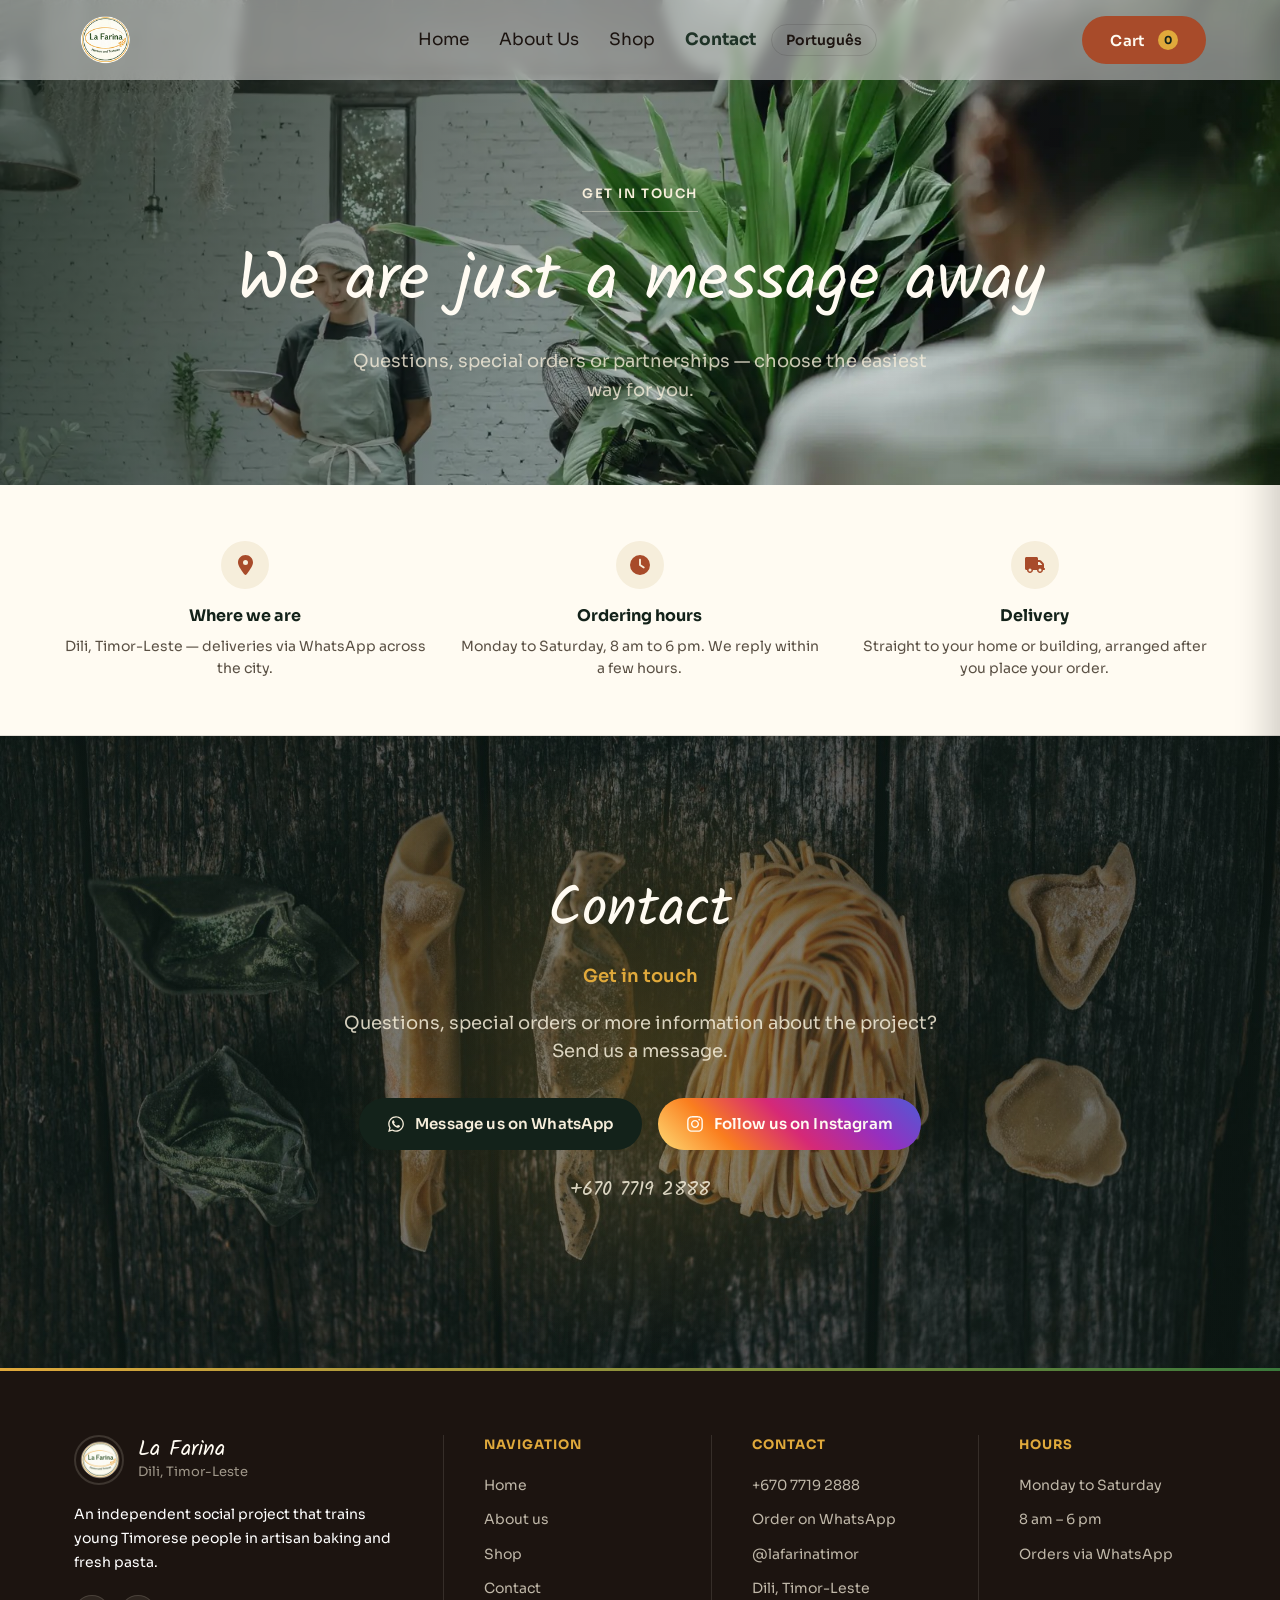
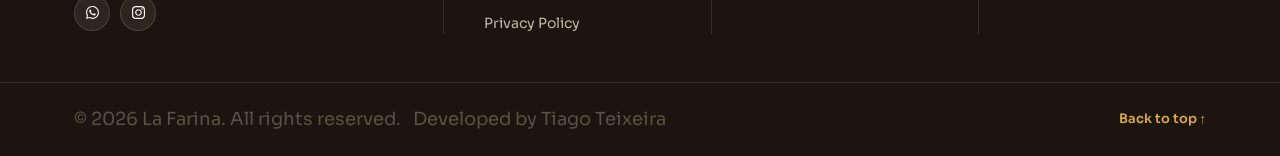
<file: contact-en.html>
<!doctype html>
<html lang="en">
  <head>
    <meta charset="UTF-8" />
    <meta name="viewport" content="width=device-width, initial-scale=1.0, viewport-fit=cover" />
    <title>Contact — La Farina</title>
    <meta name="description" content="Get in touch with La Farina on WhatsApp or Instagram. Orders and deliveries in Dili, Timor-Leste." />
        <link rel="canonical" href="https://www.lafarina.tl/contact-en.html" />
    <link rel="alternate" hreflang="pt-BR" href="https://www.lafarina.tl/contact.html" />
    <link rel="alternate" hreflang="en" href="https://www.lafarina.tl/contact-en.html" />
    <link rel="alternate" hreflang="x-default" href="https://www.lafarina.tl/contact.html" />

    <meta property="og:type" content="website" />
    <meta property="og:title" content="Contact — La Farina" />
    <meta property="og:description" content="Get in touch with La Farina on WhatsApp or Instagram. Orders and deliveries in Dili, Timor-Leste." />
    <meta property="og:image" content="https://tiagovskicode.github.io/La-Farina/logo.png" />

    <link rel="stylesheet" href="style.css" />
        <link rel="icon" href="icons/favicon.ico" sizes="any" />
    <link rel="icon" href="icons/icon-192.png" type="image/png" sizes="192x192" />
    <link rel="apple-touch-icon" href="icons/apple-touch-icon.png" />
    <link rel="manifest" href="manifest.json" />
    <meta name="theme-color" content="#13221A" />
    <meta name="apple-mobile-web-app-title" content="La Farina" />

    <link rel="preconnect" href="https://fonts.googleapis.com" />
    <link rel="preconnect" href="https://fonts.gstatic.com" crossorigin />
    <link rel="preload" as="style" href="https://fonts.googleapis.com/css2?family=Kalam:wght@300;400;700&family=Sora:wght@100..800&display=swap" onload="this.onload=null;this.rel='stylesheet'" />
    <noscript><link rel="stylesheet" href="https://fonts.googleapis.com/css2?family=Kalam:wght@300;400;700&family=Sora:wght@100..800&display=swap" /></noscript>

        <script type="application/ld+json">
    {
      "@context": "https://schema.org",
      "@type": "Bakery",
      "name": "La Farina",
      "image": "https://tiagovskicode.github.io/La-Farina/logo.png",
      "url": "https://tiagovskicode.github.io/La-Farina/",
      "telephone": "+670 7719 2888",
      "priceRange": "$",
      "servesCuisine": "Italian",
      "address": {
        "@type": "PostalAddress",
        "addressLocality": "Dili",
        "addressCountry": "TL"
      },
      "openingHoursSpecification": {
        "@type": "OpeningHoursSpecification",
        "dayOfWeek": ["Monday", "Tuesday", "Wednesday", "Thursday", "Friday", "Saturday"],
        "opens": "08:00",
        "closes": "18:00"
      },
      "sameAs": [
        "https://www.instagram.com/lafarinatimor/"
      ],
      "description": "An independent social project that trains young Timorese people in artisan baking and fresh pasta, with bread, focaccias and fresh pasta in Dili, Timor-Leste."
    }
    </script>
  </head>

  <body>
    <header class="header" id="topo">
      <div class="header-container">
        <button class="nav-toggle" id="navToggle" type="button" aria-label="Open menu" aria-expanded="false" aria-controls="mainNav">
          <span></span><span></span><span></span>
        </button>
        <div class="logo">
          <a href="index-en.html"><img src="logo.png" alt="La Farina Logo" /></a>
        </div>
        <nav class="nav-bar" id="mainNav">
          <a href="index-en.html"><i class="fas fa-house"></i>Home</a>
          <a href="about-en.html"><i class="fas fa-circle-info"></i>About Us</a>
          <a href="shop-en.html"><i class="fas fa-store"></i>Shop</a>
          <a href="contact-en.html" class="active"><i class="fas fa-comment-dots"></i>Contact</a>
          <a class="lang-switch" href="contact.html" hreflang="pt-BR" lang="pt-BR"><i class="fas fa-globe"></i>Português</a>
        </nav>
        <div class="header-actions">
          <button class="order-button" id="abrirCarrinhoTopo" type="button">
            Cart <span id="contadorTopo" class="contador-badge">0</span>
          </button>
        </div>
      </div>
    </header>

    <main>
            <section class="page-hero page-hero--contact">
        <span class="hero-badge">Get in Touch</span>
        <h1>We are just a message away</h1>
        <p>Questions, special orders or partnerships — choose the easiest way for you.</p>
      </section>

            <section class="contact-pilares">
        <div class="contact-pilares-grid contact-pilares-grid--3">
          <div class="contact-pilar">
            <span class="contact-pilar-icone"><i class="fas fa-location-dot"></i></span>
            <h3>Where we are</h3>
            <p>Dili, Timor-Leste — deliveries via WhatsApp across the city.</p>
          </div>
          <div class="contact-pilar">
            <span class="contact-pilar-icone"><i class="fas fa-clock"></i></span>
            <h3>Ordering hours</h3>
            <p>Monday to Saturday, 8 am to 6 pm. We reply within a few hours.</p>
          </div>
          <div class="contact-pilar">
            <span class="contact-pilar-icone"><i class="fas fa-truck"></i></span>
            <h3>Delivery</h3>
            <p>Straight to your home or building, arranged after you place your order.</p>
          </div>
        </div>
      </section>

            <section class="contact-main">
        <div class="contact-info">
          <h2>Contact</h2>
          <h3>Get in touch</h3>
          <p>
            Questions, special orders or more information about the project? Send us a message.
          </p>
          <div class="contact-redes-sociais">
            <a href="https://wa.me/67077192888" target="_blank" rel="noopener" class="button">
              <i class="fab fa-whatsapp"></i> Message us on WhatsApp
            </a>
            <a href="https://www.instagram.com/lafarinatimor/" target="_blank" rel="noopener" class="button button--instagram">
              <i class="fab fa-instagram"></i> Follow us on Instagram
            </a>
          </div>
          <p class="contact-telefone">+670 7719 2888</p>
        </div>
      </section>
    </main>

    <footer class="main-footer">

      <div class="footer-content">
        <div class="footer-brand">
          <div class="brand-header">
            <img src="logo.png" alt="La Farina Logo" class="brand-logo" loading="lazy" />
            <div class="brand-name-block">
              <span class="brand-name">La Farina</span>
              <span class="brand-location">Dili, Timor-Leste</span>
            </div>
          </div>

          <p class="brand-description">
            An independent social project that trains young Timorese people in artisan baking and fresh pasta.
          </p>

          <div class="social-icons">
            <a href="https://wa.me/67077192888" class="social-icon whatsapp" target="_blank" rel="noopener" aria-label="WhatsApp"><i class="fab fa-whatsapp"></i></a>
            <a href="https://www.instagram.com/lafarinatimor/" class="social-icon instagram" target="_blank" rel="noopener" aria-label="Instagram"><i class="fab fa-instagram"></i></a>
          </div>
        </div>

        <div class="footer-links-col">
          <h3>Navigation</h3>
          <ul>
            <li><a href="index-en.html">Home</a></li>
            <li><a href="about-en.html">About us</a></li>
            <li><a href="shop-en.html">Shop</a></li>
            <li><a href="contact-en.html">Contact</a></li>
            <li><a href="privacy-en.html">Privacy Policy</a></li>
          </ul>
        </div>

        <div class="footer-links-col">
          <h3>Contact</h3>
          <ul>
            <li><a href="tel:+67077192888">+670 7719 2888</a></li>
            <li><a href="https://wa.me/67077192888" target="_blank" rel="noopener">Order on WhatsApp</a></li>
            <li><a href="https://www.instagram.com/lafarinatimor/" target="_blank" rel="noopener">@lafarinatimor</a></li>
            <li>Dili, Timor-Leste</li>
          </ul>
        </div>

        <div class="footer-links-col">
          <h3>Hours</h3>
          <ul>
            <li>Monday to Saturday</li>
            <li>8 am &ndash; 6 pm</li>
            <li>Orders via WhatsApp</li>
          </ul>
        </div>
      </div>

      <div class="footer-bottom">
        <div class="footer-bottom-content">
          <p>&copy; 2026 La Farina. All rights reserved.</p>
          <p>Developed by Tiago Teixeira</p>
          <a href="#topo" class="voltar-topo">Back to top ↑</a>
        </div>
      </div>
    </footer>

        <div class="cart-overlay" id="cartOverlay"></div>
    <aside class="cart-panel" id="cartPanel" aria-label="Shopping cart">
      <div class="cart-panel-header">
        <h2>Your cart</h2>
        <button class="cart-fechar" id="cartFecharBtn" aria-label="Close cart" type="button">&times;</button>
      </div>

      <div class="cart-panel-lista" id="cartLista">
        <p class="cart-vazio" id="cartVazioMsg">Your cart is empty. Head to the shop and add your favourites!</p>
      </div>

            <div class="cart-recomendacoes" id="cartRecomendacoes"></div>

      <div class="cart-panel-footer">
        <div class="cart-total-row">
          <span>Total</span>
          <span id="cartTotal">$0</span>
        </div>
        <button class="button button--accent" id="cartCheckout" type="button" style="width:100%; justify-content:center;">
          Checkout on WhatsApp
        </button>
      </div>
    </aside>

    <script src="products.js" defer></script>
    <script src="script.js" defer></script>
  </body>
</html>
</file>
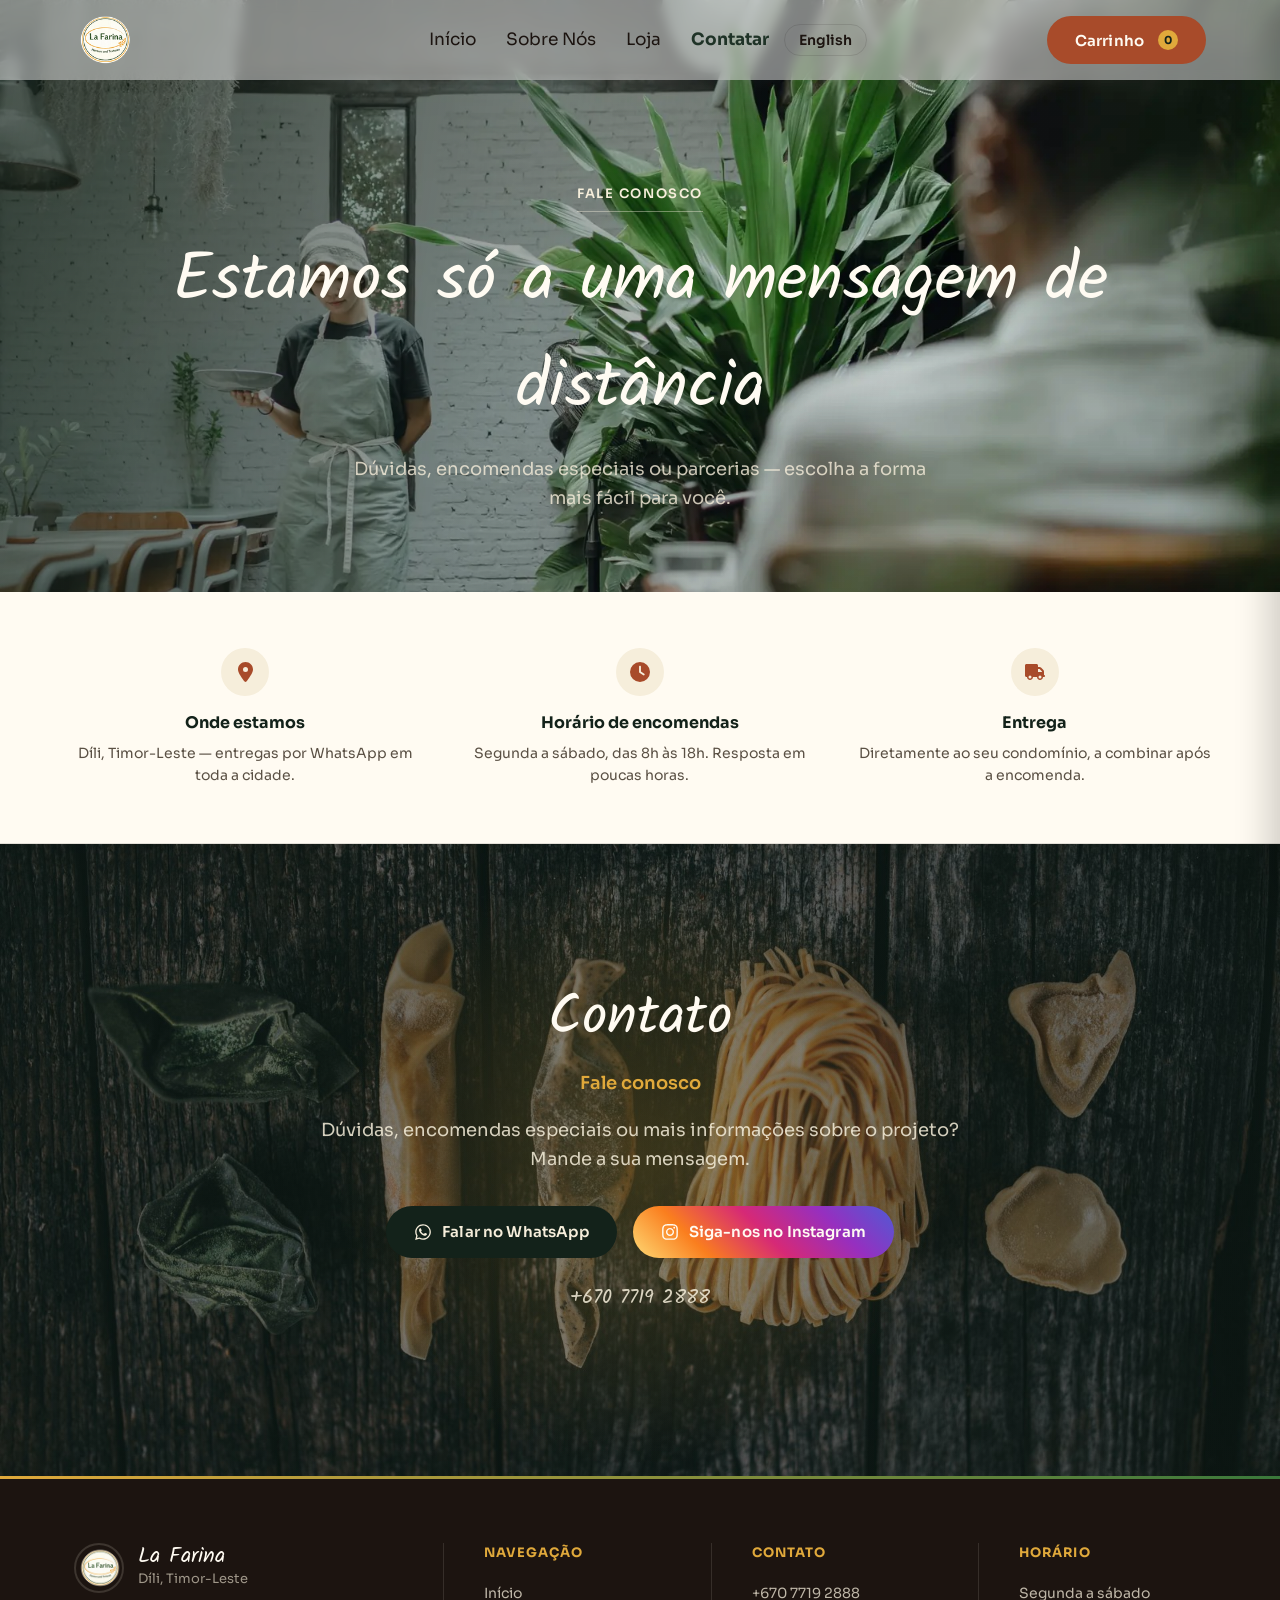
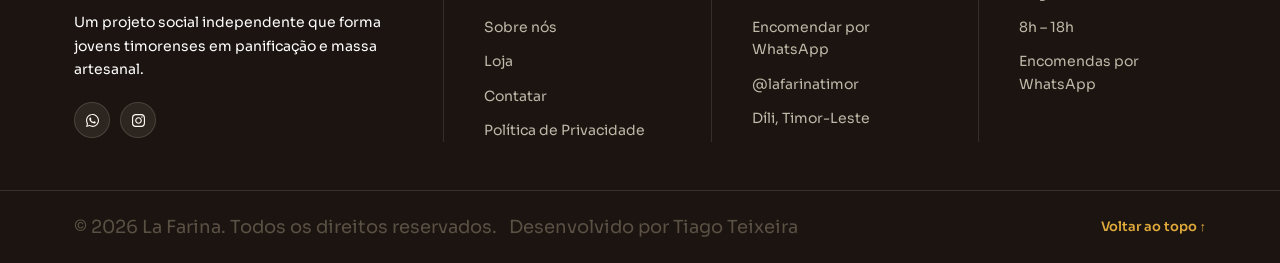
<file: contact.html>
<!doctype html>
<html lang="pt-BR">
  <head>
    <meta charset="UTF-8" />
    <meta name="viewport" content="width=device-width, initial-scale=1.0, viewport-fit=cover" />
    <title>Contato — La Farina</title>
    <meta name="description" content="Fale com a La Farina por WhatsApp ou Instagram. Encomendas e entregas em Díli, Timor-Leste." />
        <link rel="canonical" href="https://www.lafarina.tl/contact.html" />
    <link rel="alternate" hreflang="pt-BR" href="https://www.lafarina.tl/contact.html" />
    <link rel="alternate" hreflang="en" href="https://www.lafarina.tl/contact-en.html" />
    <link rel="alternate" hreflang="x-default" href="https://www.lafarina.tl/contact.html" />

    <meta property="og:type" content="website" />
    <meta property="og:title" content="Contato — La Farina" />
    <meta property="og:description" content="Fale com a La Farina por WhatsApp ou Instagram. Encomendas e entregas em Díli, Timor-Leste." />
    <meta property="og:image" content="https://tiagovskicode.github.io/La-Farina/logo.png" />

    <link rel="stylesheet" href="style.css" />
        <link rel="icon" href="icons/favicon.ico" sizes="any" />
    <link rel="icon" href="icons/icon-192.png" type="image/png" sizes="192x192" />
    <link rel="apple-touch-icon" href="icons/apple-touch-icon.png" />
    <link rel="manifest" href="manifest.json" />
    <meta name="theme-color" content="#13221A" />
    <meta name="apple-mobile-web-app-title" content="La Farina" />

    <link rel="preconnect" href="https://fonts.googleapis.com" />
    <link rel="preconnect" href="https://fonts.gstatic.com" crossorigin />
    <link rel="preload" as="style" href="https://fonts.googleapis.com/css2?family=Kalam:wght@300;400;700&family=Sora:wght@100..800&display=swap" onload="this.onload=null;this.rel='stylesheet'" />
    <noscript><link rel="stylesheet" href="https://fonts.googleapis.com/css2?family=Kalam:wght@300;400;700&family=Sora:wght@100..800&display=swap" /></noscript>

        <script type="application/ld+json">
    {
      "@context": "https://schema.org",
      "@type": "Bakery",
      "name": "La Farina",
      "image": "https://tiagovskicode.github.io/La-Farina/logo.png",
      "url": "https://tiagovskicode.github.io/La-Farina/",
      "telephone": "+670 7719 2888",
      "priceRange": "$",
      "servesCuisine": "Italiana",
      "address": {
        "@type": "PostalAddress",
        "addressLocality": "Díli",
        "addressCountry": "TL"
      },
      "openingHoursSpecification": {
        "@type": "OpeningHoursSpecification",
        "dayOfWeek": ["Monday", "Tuesday", "Wednesday", "Thursday", "Friday", "Saturday"],
        "opens": "08:00",
        "closes": "18:00"
      },
      "sameAs": [
        "https://www.instagram.com/lafarinatimor/"
      ],
      "description": "Projeto social independente que forma jovens timorenses em panificação e massa artesanal, com pão, focaccias e massas frescas em Díli, Timor-Leste."
    }
    </script>
  </head>

  <body>
    <header class="header" id="topo">
      <div class="header-container">
        <button class="nav-toggle" id="navToggle" type="button" aria-label="Abrir menu" aria-expanded="false" aria-controls="mainNav">
          <span></span><span></span><span></span>
        </button>
        <div class="logo">
          <a href="index.html"><img src="logo.png" alt="La Farina Logo" /></a>
        </div>
        <nav class="nav-bar" id="mainNav">
          <a href="index.html"><i class="fas fa-house"></i>Início</a>
          <a href="about.html"><i class="fas fa-circle-info"></i>Sobre Nós</a>
          <a href="shop.html"><i class="fas fa-store"></i>Loja</a>
          <a href="contact.html" class="active"><i class="fas fa-comment-dots"></i>Contatar</a>
          <a class="lang-switch" href="contact-en.html" hreflang="en" lang="en"><i class="fas fa-globe"></i>English</a>
        </nav>
        <div class="header-actions">
          <button class="order-button" id="abrirCarrinhoTopo" type="button">
            Carrinho <span id="contadorTopo" class="contador-badge">0</span>
          </button>
        </div>
      </div>
    </header>

    <main>
            <section class="page-hero page-hero--contact">
        <span class="hero-badge">Fale Conosco</span>
        <h1>Estamos só a uma mensagem de distância</h1>
        <p>Dúvidas, encomendas especiais ou parcerias — escolha a forma mais fácil para você.</p>
      </section>

            <section class="contact-pilares">
        <div class="contact-pilares-grid contact-pilares-grid--3">
          <div class="contact-pilar">
            <span class="contact-pilar-icone"><i class="fas fa-location-dot"></i></span>
            <h3>Onde estamos</h3>
            <p>Díli, Timor-Leste — entregas por WhatsApp em toda a cidade.</p>
          </div>
          <div class="contact-pilar">
            <span class="contact-pilar-icone"><i class="fas fa-clock"></i></span>
            <h3>Horário de encomendas</h3>
            <p>Segunda a sábado, das 8h às 18h. Resposta em poucas horas.</p>
          </div>
          <div class="contact-pilar">
            <span class="contact-pilar-icone"><i class="fas fa-truck"></i></span>
            <h3>Entrega</h3>
            <p>Diretamente ao seu condomínio, a combinar após a encomenda.</p>
          </div>
        </div>
      </section>

            <section class="contact-main">
        <div class="contact-info">
          <h2>Contato</h2>
          <h3>Fale conosco</h3>
          <p>
            Dúvidas, encomendas especiais ou mais informações sobre o
            projeto? Mande a sua mensagem.
          </p>
          <div class="contact-redes-sociais">
            <a href="https://wa.me/67077192888" target="_blank" rel="noopener" class="button">
              <i class="fab fa-whatsapp"></i> Falar no WhatsApp
            </a>
            <a href="https://www.instagram.com/lafarinatimor/" target="_blank" rel="noopener" class="button button--instagram">
              <i class="fab fa-instagram"></i> Siga-nos no Instagram
            </a>
          </div>
          <p class="contact-telefone">+670 7719 2888</p>
        </div>
      </section>
    </main>

    <footer class="main-footer">

      <div class="footer-content">
        <div class="footer-brand">
          <div class="brand-header">
            <img src="logo.png" alt="La Farina Logo" class="brand-logo" loading="lazy" />
            <div class="brand-name-block">
              <span class="brand-name">La Farina</span>
              <span class="brand-location">Díli, Timor-Leste</span>
            </div>
          </div>

          <p class="brand-description">
            Um projeto social independente que forma jovens timorenses
            em panificação e massa artesanal.
          </p>

          <div class="social-icons">
            <a href="https://wa.me/67077192888" class="social-icon whatsapp" target="_blank" rel="noopener" aria-label="WhatsApp"><i class="fab fa-whatsapp"></i></a>
            <a href="https://www.instagram.com/lafarinatimor/" class="social-icon instagram" target="_blank" rel="noopener" aria-label="Instagram"><i class="fab fa-instagram"></i></a>
          </div>
        </div>

        <div class="footer-links-col">
          <h3>Navegação</h3>
          <ul>
            <li><a href="index.html">Início</a></li>
            <li><a href="about.html">Sobre nós</a></li>
            <li><a href="shop.html">Loja</a></li>
            <li><a href="contact.html">Contatar</a></li>
            <li><a href="privacy.html">Política de Privacidade</a></li>
          </ul>
        </div>

        <div class="footer-links-col">
          <h3>Contato</h3>
          <ul>
            <li><a href="tel:+67077192888">+670 7719 2888</a></li>
            <li><a href="https://wa.me/67077192888" target="_blank" rel="noopener">Encomendar por WhatsApp</a></li>
            <li><a href="https://www.instagram.com/lafarinatimor/" target="_blank" rel="noopener">@lafarinatimor</a></li>
            <li>Díli, Timor-Leste</li>
          </ul>
        </div>

        <div class="footer-links-col">
          <h3>Horário</h3>
          <ul>
            <li>Segunda a sábado</li>
            <li>8h &ndash; 18h</li>
            <li>Encomendas por WhatsApp</li>
          </ul>
        </div>
      </div>

      <div class="footer-bottom">
        <div class="footer-bottom-content">
          <p>&copy; 2026 La Farina. Todos os direitos reservados.</p>
          <p>Desenvolvido por Tiago Teixeira</p>
          <a href="#topo" class="voltar-topo">Voltar ao topo ↑</a>
        </div>
      </div>
    </footer>

        <div class="cart-overlay" id="cartOverlay"></div>
    <aside class="cart-panel" id="cartPanel" aria-label="Carrinho de compras">
      <div class="cart-panel-header">
        <h2>O seu carrinho</h2>
        <button class="cart-fechar" id="cartFecharBtn" aria-label="Fechar carrinho" type="button">&times;</button>
      </div>

      <div class="cart-panel-lista" id="cartLista">
        <p class="cart-vazio" id="cartVazioMsg">O seu carrinho está vazio. Vá à loja e adicione os seus favoritos!</p>
      </div>

            <div class="cart-recomendacoes" id="cartRecomendacoes"></div>

      <div class="cart-panel-footer">
        <div class="cart-total-row">
          <span>Total</span>
          <span id="cartTotal">$0</span>
        </div>
        <button class="button button--accent" id="cartCheckout" type="button" style="width:100%; justify-content:center;">
          Finalizar no WhatsApp
        </button>
      </div>
    </aside>

    <script src="products.js" defer></script>
    <script src="script.js" defer></script>
  </body>
</html>
</file>
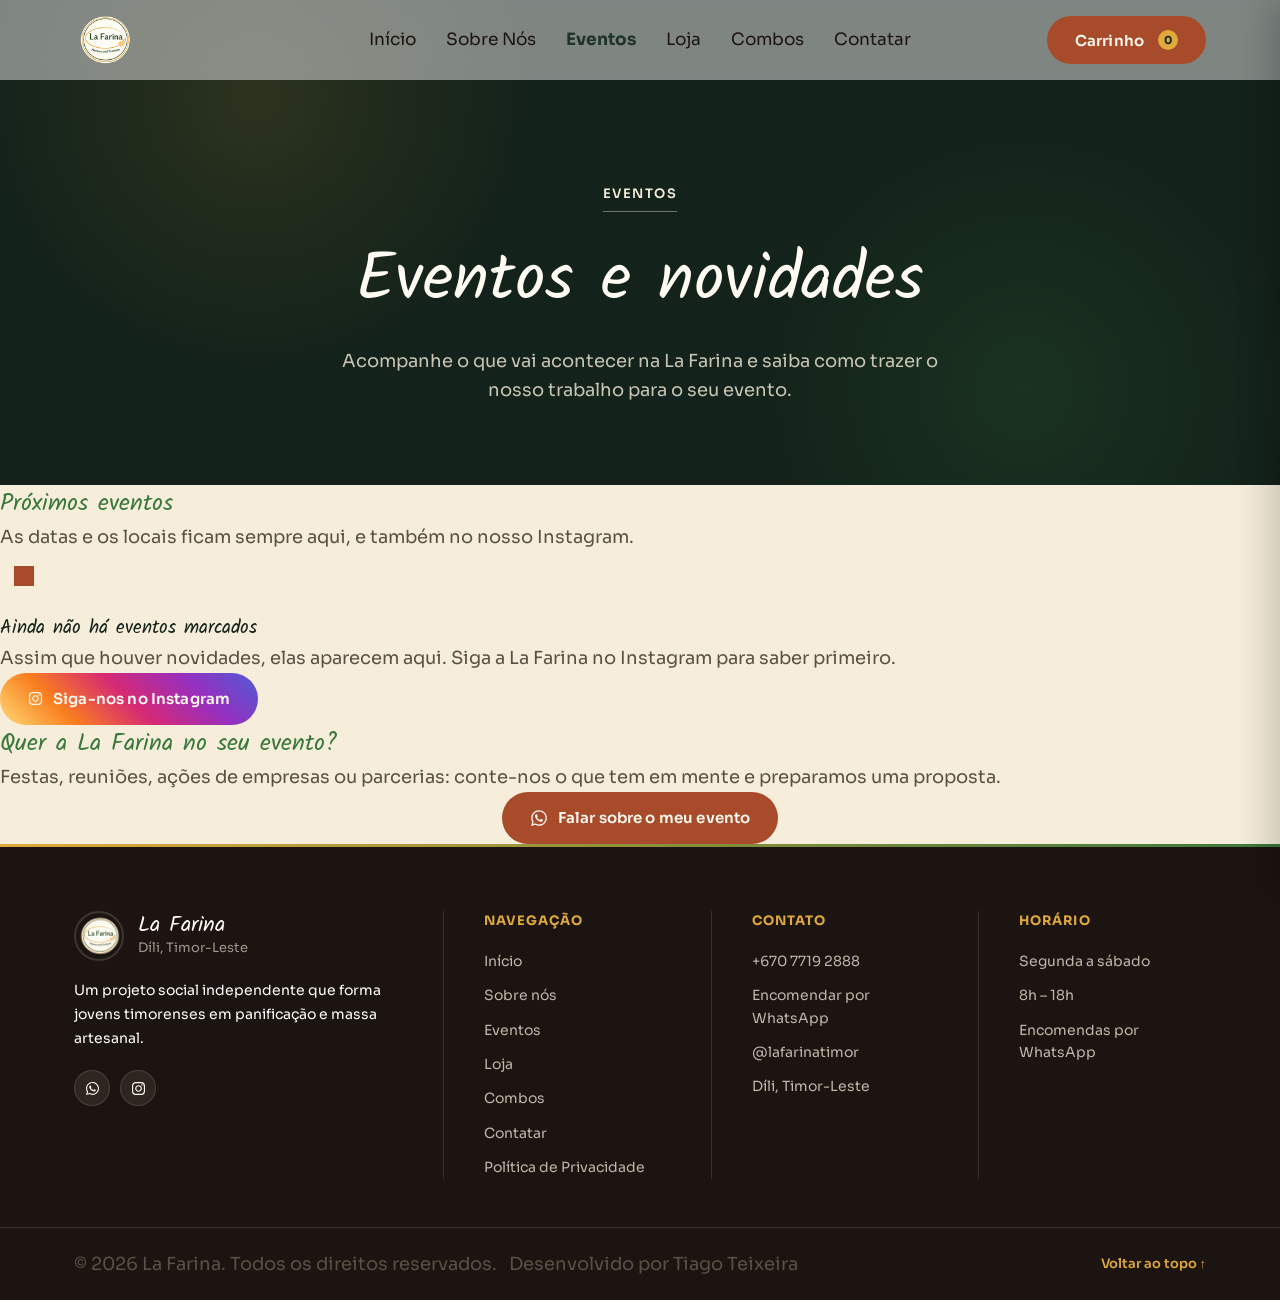
<file: eventos.html>
<!doctype html>
<html lang="pt-BR">
  <head>
    <meta charset="UTF-8" />
    <meta name="viewport" content="width=device-width, initial-scale=1.0, viewport-fit=cover" />
    <title>Eventos — La Farina</title>
    <meta name="description" content="Eventos da La Farina em Díli, Timor-Leste, e como trazer o nosso pão, focaccias e massas para o seu evento." />
        <link rel="canonical" href="https://www.lafarina.tl/eventos.html" />

    <meta property="og:type" content="website" />
    <meta property="og:title" content="Eventos — La Farina" />
    <meta property="og:description" content="Eventos da La Farina em Díli e como trazer o nosso trabalho para o seu evento." />
    <meta property="og:image" content="https://tiagovskicode.github.io/La-Farina/logo.png" />

    <link rel="stylesheet" href="style.css" />
        <link rel="icon" href="icons/favicon.ico" sizes="any" />
    <link rel="icon" href="icons/icon-192.png" type="image/png" sizes="192x192" />
    <link rel="apple-touch-icon" href="icons/apple-touch-icon.png" />
    <link rel="manifest" href="manifest.json" />
    <meta name="theme-color" content="#13221A" />
    <meta name="apple-mobile-web-app-title" content="La Farina" />

    <link rel="preconnect" href="https://fonts.googleapis.com" />
    <link rel="preconnect" href="https://fonts.gstatic.com" crossorigin />
    <link rel="preload" as="style" href="https://fonts.googleapis.com/css2?family=Kalam:wght@300;400;700&family=Sora:wght@100..800&display=swap" onload="this.onload=null;this.rel='stylesheet'" />
    <noscript><link rel="stylesheet" href="https://fonts.googleapis.com/css2?family=Kalam:wght@300;400;700&family=Sora:wght@100..800&display=swap" /></noscript>

        <script type="application/ld+json">
    {
      "@context": "https://schema.org",
      "@type": "Bakery",
      "name": "La Farina",
      "image": "https://tiagovskicode.github.io/La-Farina/logo.png",
      "url": "https://tiagovskicode.github.io/La-Farina/",
      "telephone": "+670 7719 2888",
      "priceRange": "$",
      "servesCuisine": "Italiana",
      "address": {
        "@type": "PostalAddress",
        "addressLocality": "Díli",
        "addressCountry": "TL"
      },
      "openingHoursSpecification": {
        "@type": "OpeningHoursSpecification",
        "dayOfWeek": ["Monday", "Tuesday", "Wednesday", "Thursday", "Friday", "Saturday"],
        "opens": "08:00",
        "closes": "18:00"
      },
      "sameAs": [
        "https://www.instagram.com/lafarinatimor/"
      ],
      "description": "Projeto social independente que forma jovens timorenses em panificação e massa artesanal, com pão, focaccias e massas frescas em Díli, Timor-Leste."
    }
    </script>
  </head>

  <body>
    <header class="header" id="topo">
      <div class="header-container">
        <button class="nav-toggle" id="navToggle" type="button" aria-label="Abrir menu" aria-expanded="false" aria-controls="mainNav">
          <span></span><span></span><span></span>
        </button>
        <div class="logo">
          <a href="index.html"><img src="logo.png" alt="La Farina Logo" /></a>
        </div>
        <nav class="nav-bar" id="mainNav">
          <a href="index.html"><i class="fas fa-house"></i>Início</a>
          <a href="about.html"><i class="fas fa-circle-info"></i>Sobre Nós</a>
          <a href="eventos.html" class="active"><i class="fas fa-calendar-days"></i>Eventos</a>
          <a href="shop.html"><i class="fas fa-store"></i>Loja</a>
          <a href="combos.html"><i class="fas fa-basket-shopping"></i>Combos</a>
          <a href="contact.html"><i class="fas fa-comment-dots"></i>Contatar</a>
        </nav>
        <div class="header-actions">
          <button class="order-button" id="abrirCarrinhoTopo" type="button">
            Carrinho <span id="contadorTopo" class="contador-badge">0</span>
          </button>
        </div>
      </div>
    </header>

    <main>
      <section class="page-hero page-hero--events">
        <span class="hero-badge">Eventos</span>
        <h1>Eventos e novidades</h1>
        <p>Acompanhe o que vai acontecer na La Farina e saiba como trazer o nosso trabalho para o seu evento.</p>
      </section>

      <section class="eventos">
        <div class="eventos-inner">
          <div class="eventos-cabecalho">
            <h2>Próximos eventos</h2>
            <p>As datas e os locais ficam sempre aqui, e também no nosso Instagram.</p>
          </div>
          <div class="eventos-grid" id="eventosGrid">
            <div class="eventos-vazio">
              <span class="contact-pilar-icone"><i class="fas fa-calendar-days"></i></span>
              <h3>Ainda não há eventos marcados</h3>
              <p>Assim que houver novidades, elas aparecem aqui. Siga a La Farina no Instagram para saber primeiro.</p>
              <a href="https://www.instagram.com/lafarinatimor/" target="_blank" rel="noopener" class="button button--instagram">
                <i class="fab fa-instagram"></i> Siga-nos no Instagram
              </a>
            </div>
          </div>
        </div>
      </section>

      <section class="eventos-cta">
        <h2>Quer a La Farina no seu evento?</h2>
        <p>Festas, reuniões, ações de empresas ou parcerias: conte-nos o que tem em mente e preparamos uma proposta.</p>
        <div class="contact-redes-sociais">
          <a href="https://wa.me/67077192888?text=Ol%C3%A1!%20Gostaria%20de%20saber%20mais%20sobre%20eventos%20com%20a%20La%20Farina." target="_blank" rel="noopener" class="button button--accent">
            <i class="fab fa-whatsapp"></i> Falar sobre o meu evento
          </a>
        </div>
      </section>
    </main>

    <footer class="main-footer">

      <div class="footer-content">
        <div class="footer-brand">
          <div class="brand-header">
            <img src="logo.png" alt="La Farina Logo" class="brand-logo" loading="lazy" />
            <div class="brand-name-block">
              <span class="brand-name">La Farina</span>
              <span class="brand-location">Díli, Timor-Leste</span>
            </div>
          </div>

          <p class="brand-description">
            Um projeto social independente que forma jovens timorenses
            em panificação e massa artesanal.
          </p>

          <div class="social-icons">
            <a href="https://wa.me/67077192888" class="social-icon whatsapp" target="_blank" rel="noopener" aria-label="WhatsApp"><i class="fab fa-whatsapp"></i></a>
            <a href="https://www.instagram.com/lafarinatimor/" class="social-icon instagram" target="_blank" rel="noopener" aria-label="Instagram"><i class="fab fa-instagram"></i></a>
          </div>
        </div>

        <div class="footer-links-col">
          <h3>Navegação</h3>
          <ul>
            <li><a href="index.html">Início</a></li>
            <li><a href="about.html">Sobre nós</a></li>
            <li><a href="eventos.html">Eventos</a></li>
            <li><a href="shop.html">Loja</a></li>
            <li><a href="combos.html">Combos</a></li>
            <li><a href="contact.html">Contatar</a></li>
            <li><a href="privacy.html">Política de Privacidade</a></li>
          </ul>
        </div>

        <div class="footer-links-col">
          <h3>Contato</h3>
          <ul>
            <li><a href="tel:+67077192888">+670 7719 2888</a></li>
            <li><a href="https://wa.me/67077192888" target="_blank" rel="noopener">Encomendar por WhatsApp</a></li>
            <li><a href="https://www.instagram.com/lafarinatimor/" target="_blank" rel="noopener">@lafarinatimor</a></li>
            <li>Díli, Timor-Leste</li>
          </ul>
        </div>

        <div class="footer-links-col">
          <h3>Horário</h3>
          <ul>
            <li>Segunda a sábado</li>
            <li>8h &ndash; 18h</li>
            <li>Encomendas por WhatsApp</li>
          </ul>
        </div>
      </div>

      <div class="footer-bottom">
        <div class="footer-bottom-content">
          <p>&copy; 2026 La Farina. Todos os direitos reservados.</p>
          <p>Desenvolvido por Tiago Teixeira</p>
          <a href="#topo" class="voltar-topo">Voltar ao topo ↑</a>
        </div>
      </div>
    </footer>

        <div class="cart-overlay" id="cartOverlay"></div>
    <aside class="cart-panel" id="cartPanel" aria-label="Carrinho de compras">
      <div class="cart-panel-header">
        <h2>O seu carrinho</h2>
        <button class="cart-fechar" id="cartFecharBtn" aria-label="Fechar carrinho" type="button">&times;</button>
      </div>

      <div class="cart-panel-lista" id="cartLista">
        <p class="cart-vazio" id="cartVazioMsg">O seu carrinho está vazio. Vá à loja e adicione os seus favoritos!</p>
      </div>

            <div class="cart-recomendacoes" id="cartRecomendacoes"></div>

      <div class="cart-panel-footer">
        <div class="cart-total-row">
          <span>Total</span>
          <span id="cartTotal">$0</span>
        </div>
        <button class="button button--accent" id="cartCheckout" type="button" style="width:100%; justify-content:center;">
          Finalizar no WhatsApp
        </button>
      </div>
    </aside>

    <script src="products.js" defer></script>
    <script src="script.js" defer></script>
  </body>
</html>
</file>
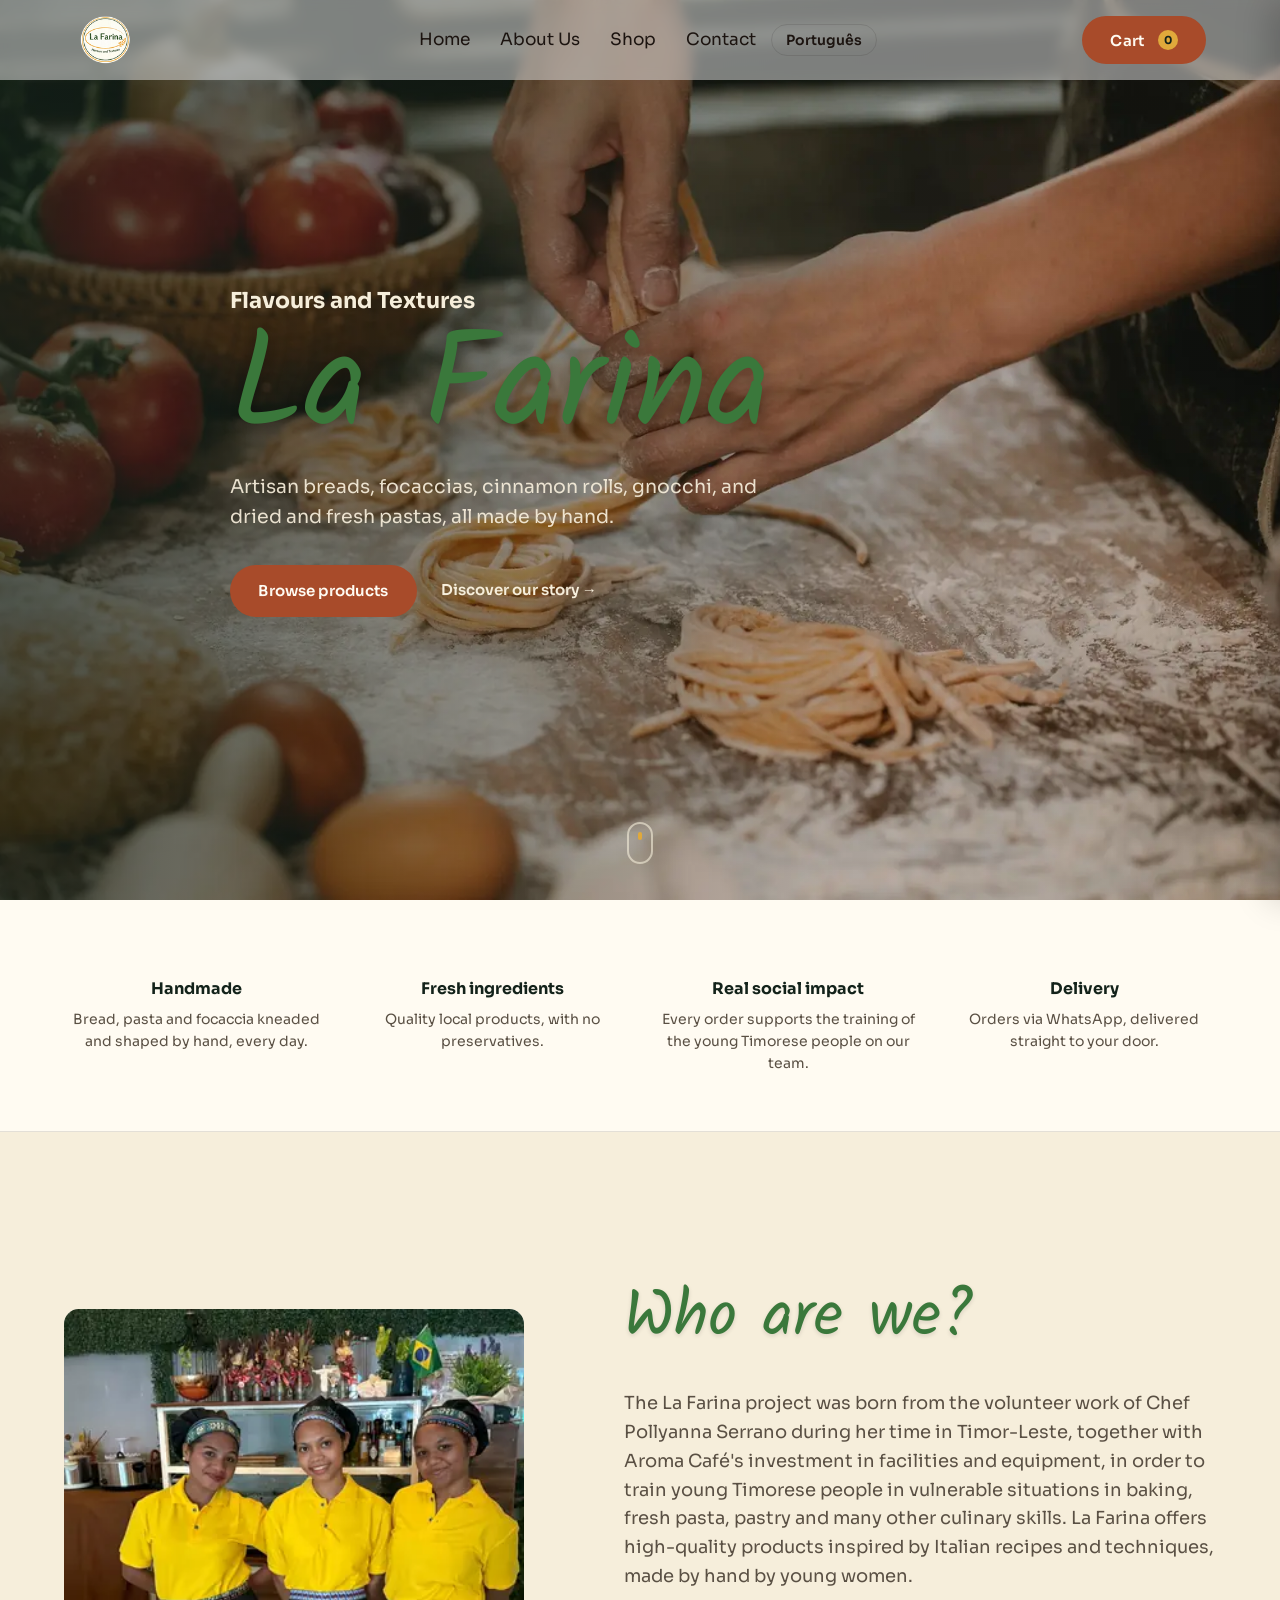
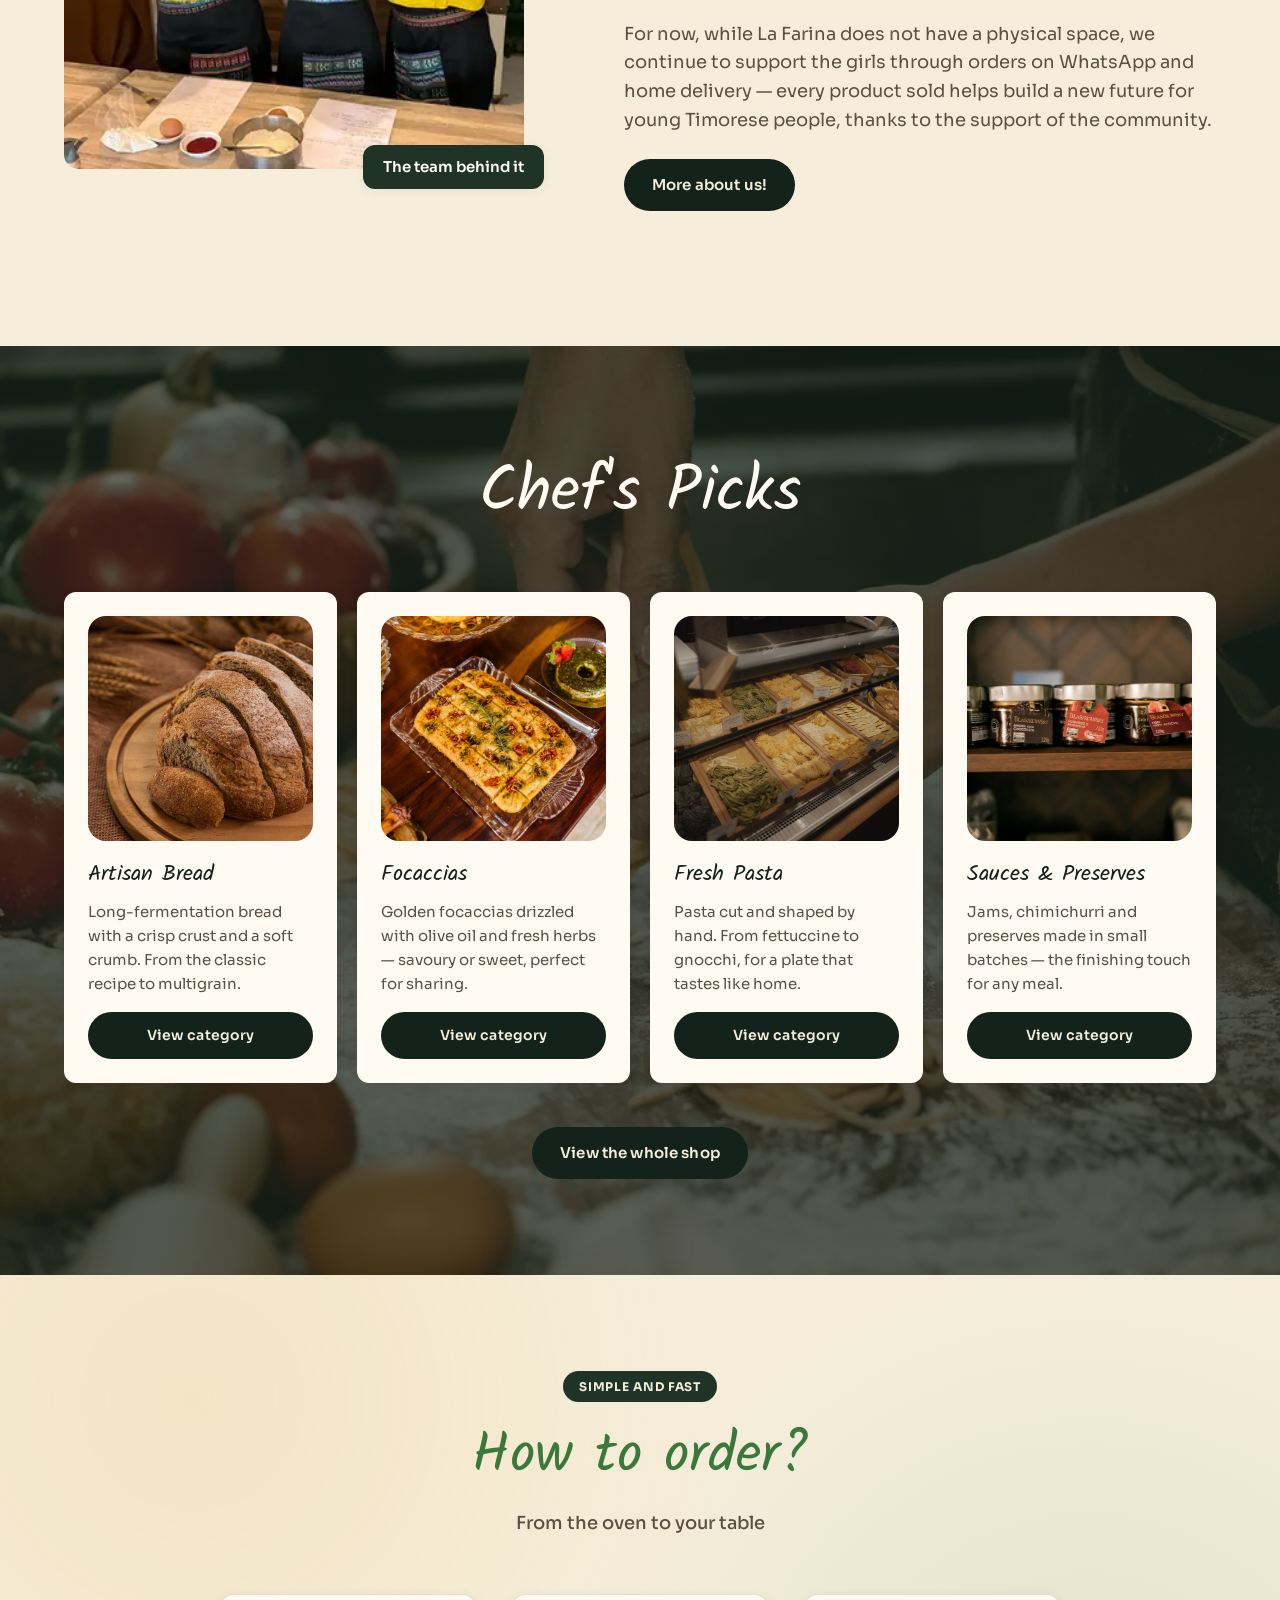
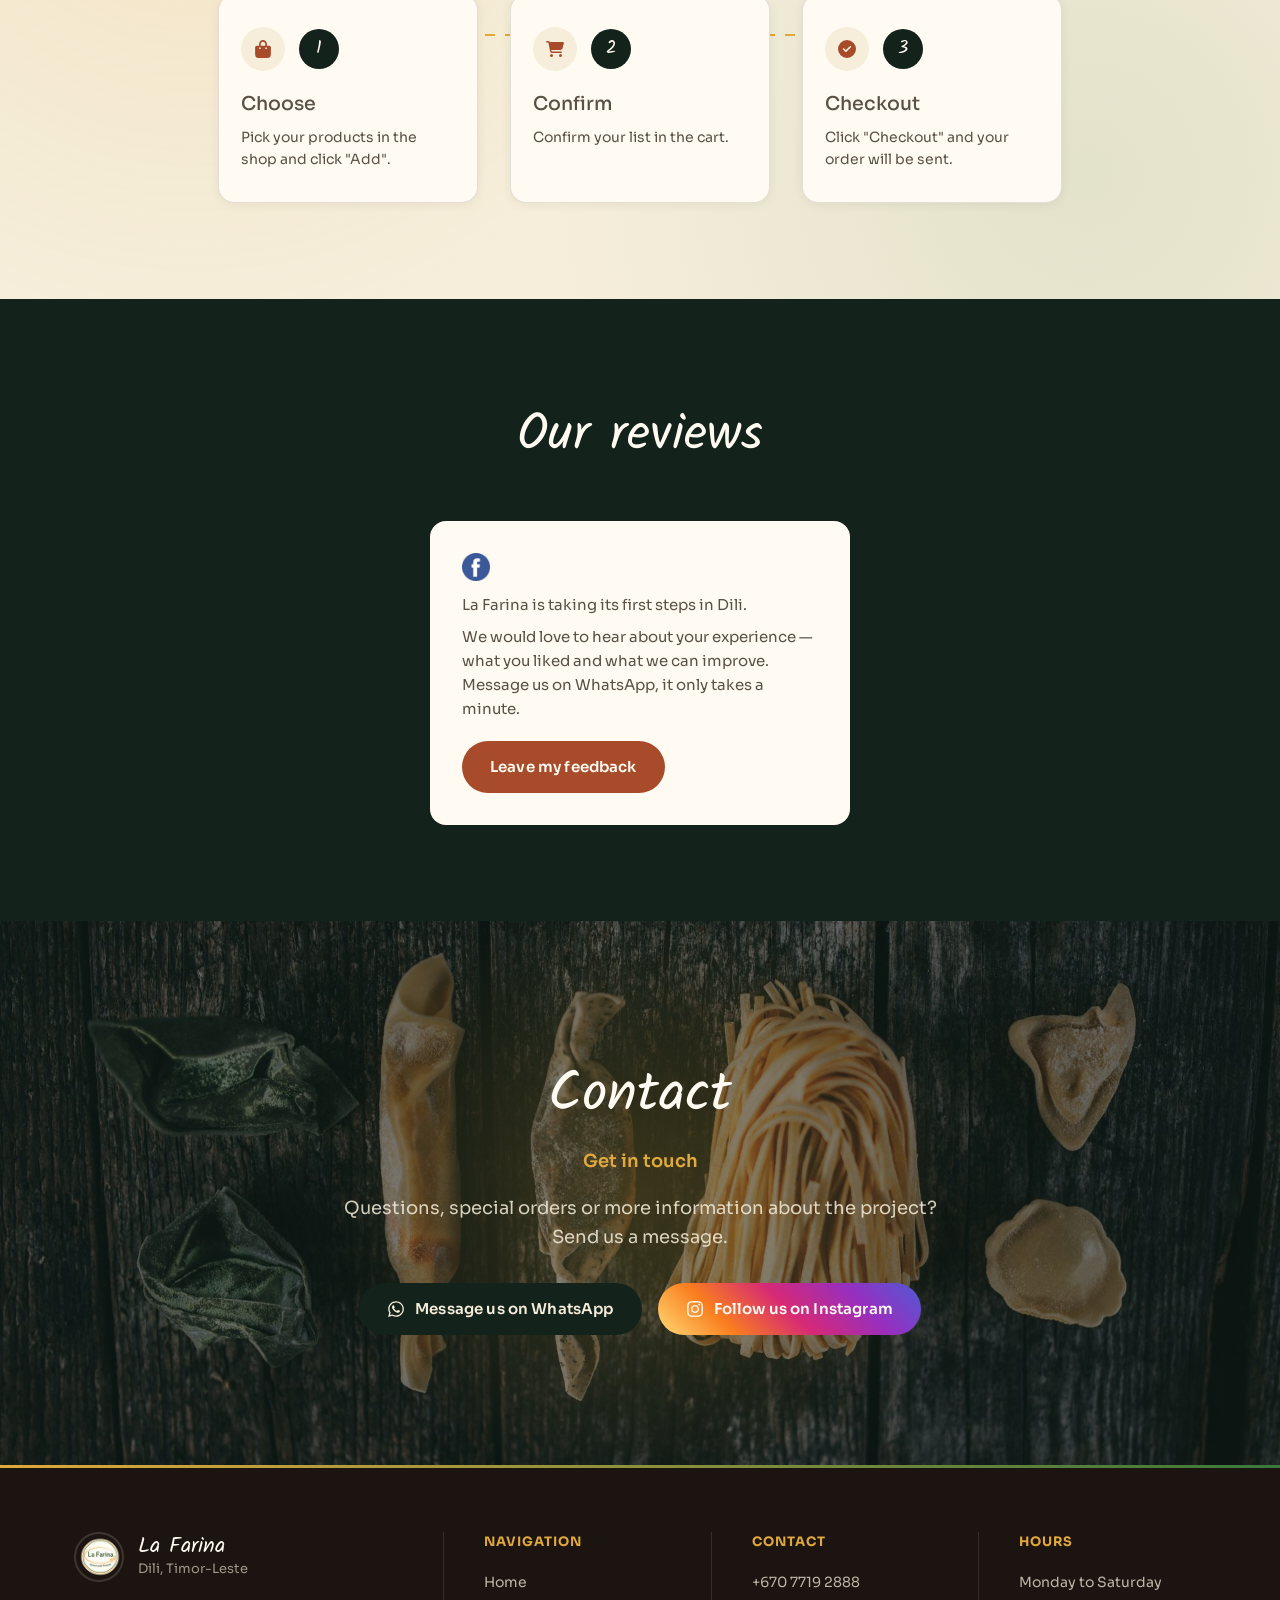
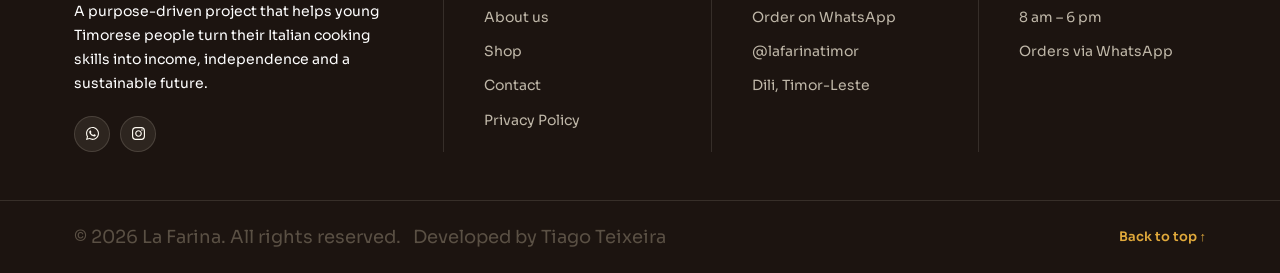
<file: index-en.html>
<!doctype html>
<html lang="en">
  <head>
    <meta charset="UTF-8" />
    <meta name="viewport" content="width=device-width, initial-scale=1.0, viewport-fit=cover" />
    <title>La Farina — Artisan Bread, Focaccias and Fresh Pasta in Dili</title>
    <meta name="description" content="La Farina: artisan bread, focaccias and fresh pasta made in Dili, Timor-Leste. Order on WhatsApp." />
        <link rel="canonical" href="https://www.lafarina.tl/index-en.html" />
    <link rel="alternate" hreflang="pt-BR" href="https://www.lafarina.tl/index.html" />
    <link rel="alternate" hreflang="en" href="https://www.lafarina.tl/index-en.html" />
    <link rel="alternate" hreflang="x-default" href="https://www.lafarina.tl/index.html" />

    <meta property="og:type" content="website" />
    <meta property="og:title" content="La Farina — Artisan Bread, Focaccias and Fresh Pasta in Dili" />
    <meta property="og:description" content="Artisan bread, focaccias and fresh pasta made in Dili, Timor-Leste." />
    <meta property="og:image" content="https://tiagovskicode.github.io/La-Farina/logo.png" />

    <link rel="preload" as="image" href="img/background-2-mobile.webp" media="(max-width: 700px)" fetchpriority="high" />
    <link rel="preload" as="image" href="img/background-2.webp" media="(min-width: 701px)" fetchpriority="high" />
    <link rel="stylesheet" href="style.css" />
        <link rel="icon" href="icons/favicon.ico" sizes="any" />
    <link rel="icon" href="icons/icon-192.png" type="image/png" sizes="192x192" />
    <link rel="apple-touch-icon" href="icons/apple-touch-icon.png" />
    <link rel="manifest" href="manifest.json" />
    <meta name="theme-color" content="#13221A" />
    <meta name="apple-mobile-web-app-title" content="La Farina" />

    <link rel="preconnect" href="https://fonts.googleapis.com" />
    <link rel="preconnect" href="https://fonts.gstatic.com" crossorigin />
    <link rel="preload" as="style" href="https://fonts.googleapis.com/css2?family=Kalam:wght@300;400;700&family=Sora:wght@100..800&display=swap" onload="this.onload=null;this.rel='stylesheet'" />
    <noscript><link rel="stylesheet" href="https://fonts.googleapis.com/css2?family=Kalam:wght@300;400;700&family=Sora:wght@100..800&display=swap" /></noscript>

        <script type="application/ld+json">
    {
      "@context": "https://schema.org",
      "@type": "Bakery",
      "name": "La Farina",
      "image": "https://tiagovskicode.github.io/La-Farina/logo.png",
      "url": "https://tiagovskicode.github.io/La-Farina/",
      "telephone": "+670 7719 2888",
      "priceRange": "$",
      "servesCuisine": "Italian",
      "address": {
        "@type": "PostalAddress",
        "addressLocality": "Dili",
        "addressCountry": "TL"
      },
      "openingHoursSpecification": {
        "@type": "OpeningHoursSpecification",
        "dayOfWeek": ["Monday", "Tuesday", "Wednesday", "Thursday", "Friday", "Saturday"],
        "opens": "08:00",
        "closes": "18:00"
      },
      "sameAs": [
        "https://www.instagram.com/lafarinatimor/"
      ],
      "description": "An independent social project that trains young Timorese people in artisan baking and fresh pasta, with bread, focaccias and fresh pasta in Dili, Timor-Leste."
    }
    </script>
  </head>

  <body>
    <header class="header" id="topo">
      <div class="header-container">
        <button class="nav-toggle" id="navToggle" type="button" aria-label="Open menu" aria-expanded="false" aria-controls="mainNav">
          <span></span><span></span><span></span>
        </button>
        <div class="logo">
          <a href="index-en.html"><img src="logo.png" alt="La Farina Logo" fetchpriority="high" /></a>
        </div>
        <nav class="nav-bar" id="mainNav">
          <a href="index-en.html"><i class="fas fa-house"></i>Home</a>
          <a href="about-en.html"><i class="fas fa-circle-info"></i>About Us</a>
          <a href="shop-en.html"><i class="fas fa-store"></i>Shop</a>
          <a href="contact-en.html"><i class="fas fa-comment-dots"></i>Contact</a>
          <a class="lang-switch" href="index.html" hreflang="pt-BR" lang="pt-BR"><i class="fas fa-globe"></i>Português</a>
        </nav>
        <div class="header-actions">
          <button class="order-button" id="abrirCarrinhoTopo" type="button">
            Cart <span id="contadorTopo" class="contador-badge">0</span>
          </button>
        </div>
      </div>
    </header>

    <main>
      <section class="hero">
        <div class="hero-content">
          <h2>Flavours and Textures</h2>
          <h1>La Farina</h1>
          <p>
            Artisan breads, focaccias, cinnamon rolls, gnocchi, and dried and fresh pastas, all made by hand.
          </p>
          <div class="hero-actions">
            <a href="shop-en.html" class="button button--accent">Browse products</a>
            <a href="about-en.html" class="hero-link">Discover our story <span class="seta">→</span></a>
          </div>
        </div>
        <a href="#sobre-nos" class="scroll-cue" aria-label="Scroll to the next section">
          <span></span>
        </a>
      </section>

      <section class="home-pilares">
        <div class="home-pilares-grid">
          <div class="home-pilar">
            <h3>Handmade</h3>
            <p>Bread, pasta and focaccia kneaded and shaped by hand, every day.</p>
          </div>
          <div class="home-pilar">
            <h3>Fresh ingredients</h3>
            <p>Quality local products, with no preservatives.</p>
          </div>
          <div class="home-pilar">
            <h3>Real social impact</h3>
            <p>Every order supports the training of the young Timorese people on our team.</p>
          </div>
          <div class="home-pilar">
            <h3>Delivery</h3>
            <p>Orders via WhatsApp, delivered straight to your door.</p>
          </div>
        </div>
      </section>

      <section class="home-sobre" id="sobre-nos">
        <div class="home-sobre-content">
          <div class="home-sobre-image">
            <picture><source type="image/webp" srcset="img/meninas-480.webp 480w, img/meninas-920.webp 920w" sizes="(max-width: 700px) 92vw, 460px" /><img src="img/meninas.jpg" alt="La Farina bakery" width="920" height="690" loading="lazy" decoding="async" /></picture>
            <p class="home-sobre-card">The team behind it</p>
          </div>
          <div class="home-sobre-text">
            <h2>Who are we?</h2>
            <p>
              The La Farina project was born from the volunteer work of Chef Pollyanna Serrano during her time in Timor-Leste, together with Aroma Café's investment in facilities and equipment, in order to train young Timorese people in vulnerable situations in baking, fresh pasta, pastry and many other culinary skills. La Farina offers high-quality products inspired by Italian recipes and techniques, made by hand by young women.
              <br>
              <br>
              For now, while La Farina does not have a physical space, we continue to support the girls through orders on WhatsApp and home delivery — every product sold helps build a new future for young Timorese people, thanks to the support of the community.
            </p>
            <a href="about-en.html" class="button">More about us!</a>
          </div>
        </div>
      </section>

      <section class="massas">
        <div class="massas-info">
          <h2>Chef's Picks</h2>

          <div class="cards">
            <div class="card">
              <img src="shop-img/pão-artesanal.jpg" alt="Artisan Bread" loading="lazy" />
              <div class="card-info">
                <h3>Artisan Bread</h3>
                <p>
                  Long-fermentation bread with a crisp crust and a soft crumb. From the classic recipe to multigrain.
                </p>
                <a href="shop-en.html#pao" class="button button--sm">View category</a>
              </div>
            </div>

            <div class="card">
              <img src="shop-img/foccacias.jpg" alt="Focaccias" loading="lazy" />
              <div class="card-info">
                <h3>Focaccias</h3>
                <p>
                  Golden focaccias drizzled with olive oil and fresh herbs — savoury or sweet, perfect for sharing.
                </p>
                <a href="shop-en.html#focaccia" class="button button--sm">View category</a>
              </div>
            </div>

            <div class="card">
              <img src="shop-img/massas.jpg" alt="Fresh Pasta" loading="lazy" />
              <div class="card-info">
                <h3>Fresh Pasta</h3>
                <p>
                  Pasta cut and shaped by hand. From fettuccine to gnocchi, for a plate that tastes like home.
                </p>
                <a href="shop-en.html#massas" class="button button--sm">View category</a>
              </div>
            </div>

            <div class="card">
              <picture><source type="image/webp" srcset="shop-img/molhos.webp" /><img src="shop-img/molhos.jpg" alt="Sauces and Preserves" width="700" height="700" loading="lazy" decoding="async" /></picture>
              <div class="card-info">
                <h3>Sauces &amp; Preserves</h3>
                <p>
                  Jams, chimichurri and preserves made in small batches — the finishing touch for any meal.
                </p>
                <a href="shop-en.html#molhos" class="button button--sm">View category</a>
              </div>
            </div>
          </div>

          <div class="ver-loja-toda">
            <a href="shop-en.html" class="button">View the whole shop</a>
          </div>
        </div>
      </section>

      <section class="encomendar">
        <div class="encomendar-info">
          <span class="encomendar-eyebrow">Simple and fast</span>
          <h2>How to order?</h2>
          <h3>From the oven to your table</h3>
          <div class="cards-encomendar">
            <div class="cards-encomendar-info">
              <div class="passo-topo">
                <span class="passo-icone"><i class="fas fa-bag-shopping"></i></span>
                <span class="step-number">1</span>
              </div>
              <h3>Choose</h3>
              <p>Pick your products in the shop and click "Add".</p>
            </div>
            <div class="cards-encomendar-info">
              <div class="passo-topo">
                <span class="passo-icone"><i class="fas fa-cart-shopping"></i></span>
                <span class="step-number">2</span>
              </div>
              <h3>Confirm</h3>
              <p>Confirm your list in the cart.</p>
            </div>
            <div class="cards-encomendar-info">
              <div class="passo-topo">
                <span class="passo-icone"><i class="fas fa-circle-check"></i></span>
                <span class="step-number">3</span>
              </div>
              <h3>Checkout</h3>
              <p>Click "Checkout" and your order will be sent.</p>
            </div>
          </div>
        </div>
      </section>

      <section class="reviews">
        <div class="reviews-info">
          <h2>Our reviews</h2>
          <div class="cards-reviews">
            <div class="cards-reviews-info">
              <span class="review-icon"><img src="img/facebook.png" alt="" loading="lazy" /></span>
              <p>La Farina is taking its first steps in Dili.</p>
              <p>
                We would love to hear about your experience — what you liked and what we can improve. Message us on WhatsApp, it only takes a minute.
              </p>
              <a href="https://wa.me/67077192888?text=Hello!%20I%20would%20like%20to%20leave%20my%20feedback%20about%20La%20Farina" target="_blank" rel="noopener" class="button button--accent">Leave my feedback</a>
            </div>
          </div>
        </div>
      </section>

      <section class="home-contacto">
        <div class="home-contacto-info">
          <h2>Contact</h2>
          <h3>Get in touch</h3>
          <p>
            Questions, special orders or more information about the project? Send us a message.
          </p>
          <div class="home-redes-sociais">
            <a href="https://wa.me/67077192888" target="_blank" rel="noopener" class="button">
              <i class="fab fa-whatsapp"></i> Message us on WhatsApp
            </a>
            <a href="https://www.instagram.com/lafarinatimor/" target="_blank" rel="noopener" class="button button--instagram">
              <i class="fab fa-instagram"></i> Follow us on Instagram
            </a>
          </div>
        </div>
      </section>
    </main>

    <footer class="main-footer">

      <div class="footer-content">
        <div class="footer-brand">
          <div class="brand-header">
            <img src="logo.png" alt="La Farina Logo" class="brand-logo" loading="lazy" />
            <div class="brand-name-block">
              <span class="brand-name">La Farina</span>
              <span class="brand-location">Dili, Timor-Leste</span>
            </div>
          </div>

          <p class="brand-description">
            A purpose-driven project that helps young Timorese people turn their Italian cooking skills into income, independence and a sustainable future.
          </p>

          <div class="social-icons">
            <a href="https://wa.me/67077192888" class="social-icon whatsapp" target="_blank" rel="noopener" aria-label="WhatsApp"><i class="fab fa-whatsapp"></i></a>
            <a href="https://www.instagram.com/lafarinatimor/" class="social-icon instagram" target="_blank" rel="noopener" aria-label="Instagram"><i class="fab fa-instagram"></i></a>
          </div>
        </div>

        <div class="footer-links-col">
          <h3>Navigation</h3>
          <ul>
            <li><a href="index-en.html">Home</a></li>
            <li><a href="about-en.html">About us</a></li>
            <li><a href="shop-en.html">Shop</a></li>
            <li><a href="contact-en.html">Contact</a></li>
            <li><a href="privacy-en.html">Privacy Policy</a></li>
          </ul>
        </div>

        <div class="footer-links-col">
          <h3>Contact</h3>
          <ul>
            <li><a href="tel:+67077192888">+670 7719 2888</a></li>
            <li><a href="https://wa.me/67077192888" target="_blank" rel="noopener">Order on WhatsApp</a></li>
            <li><a href="https://www.instagram.com/lafarinatimor/" target="_blank" rel="noopener">@lafarinatimor</a></li>
            <li>Dili, Timor-Leste</li>
          </ul>
        </div>

        <div class="footer-links-col">
          <h3>Hours</h3>
          <ul>
            <li>Monday to Saturday</li>
            <li>8 am &ndash; 6 pm</li>
            <li>Orders via WhatsApp</li>
          </ul>
        </div>
      </div>

      <div class="footer-bottom">
        <div class="footer-bottom-content">
          <p>&copy; 2026 La Farina. All rights reserved.</p>
          <p>Developed by Tiago Teixeira</p>
          <a href="#topo" class="voltar-topo">Back to top ↑</a>
        </div>
      </div>
    </footer>

        <div class="cart-overlay" id="cartOverlay"></div>
    <aside class="cart-panel" id="cartPanel" aria-label="Shopping cart">
      <div class="cart-panel-header">
        <h2>Your cart</h2>
        <button class="cart-fechar" id="cartFecharBtn" aria-label="Close cart" type="button">&times;</button>
      </div>

      <div class="cart-panel-lista" id="cartLista">
        <p class="cart-vazio" id="cartVazioMsg">Your cart is empty. Head to the shop and add your favourites!</p>
      </div>

            <div class="cart-recomendacoes" id="cartRecomendacoes"></div>

      <div class="cart-panel-footer">
        <div class="cart-total-row">
          <span>Total</span>
          <span id="cartTotal">$0</span>
        </div>
        <button class="button button--accent" id="cartCheckout" type="button" style="width:100%; justify-content:center;">
          Checkout on WhatsApp
        </button>
      </div>
    </aside>

    <script src="products.js" defer></script>
    <script src="script.js" defer></script>
  </body>
</html>
</file>
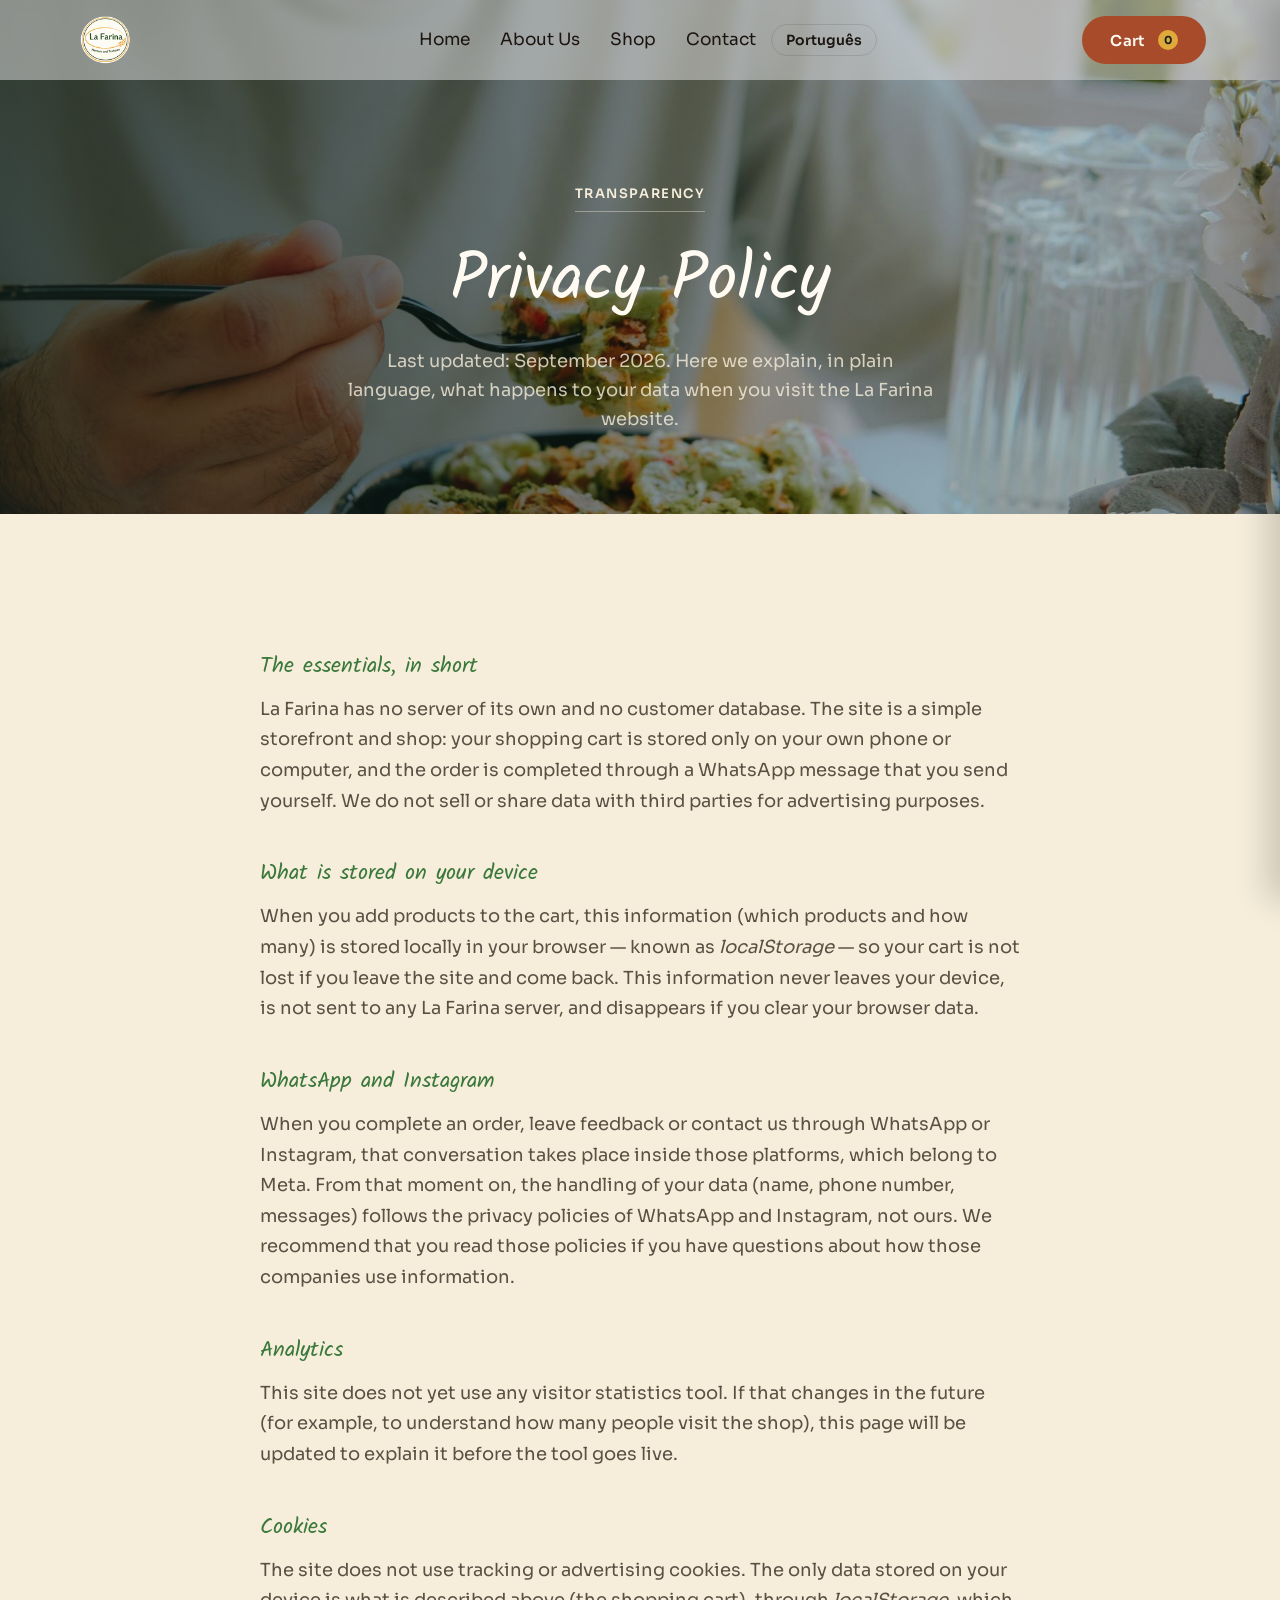
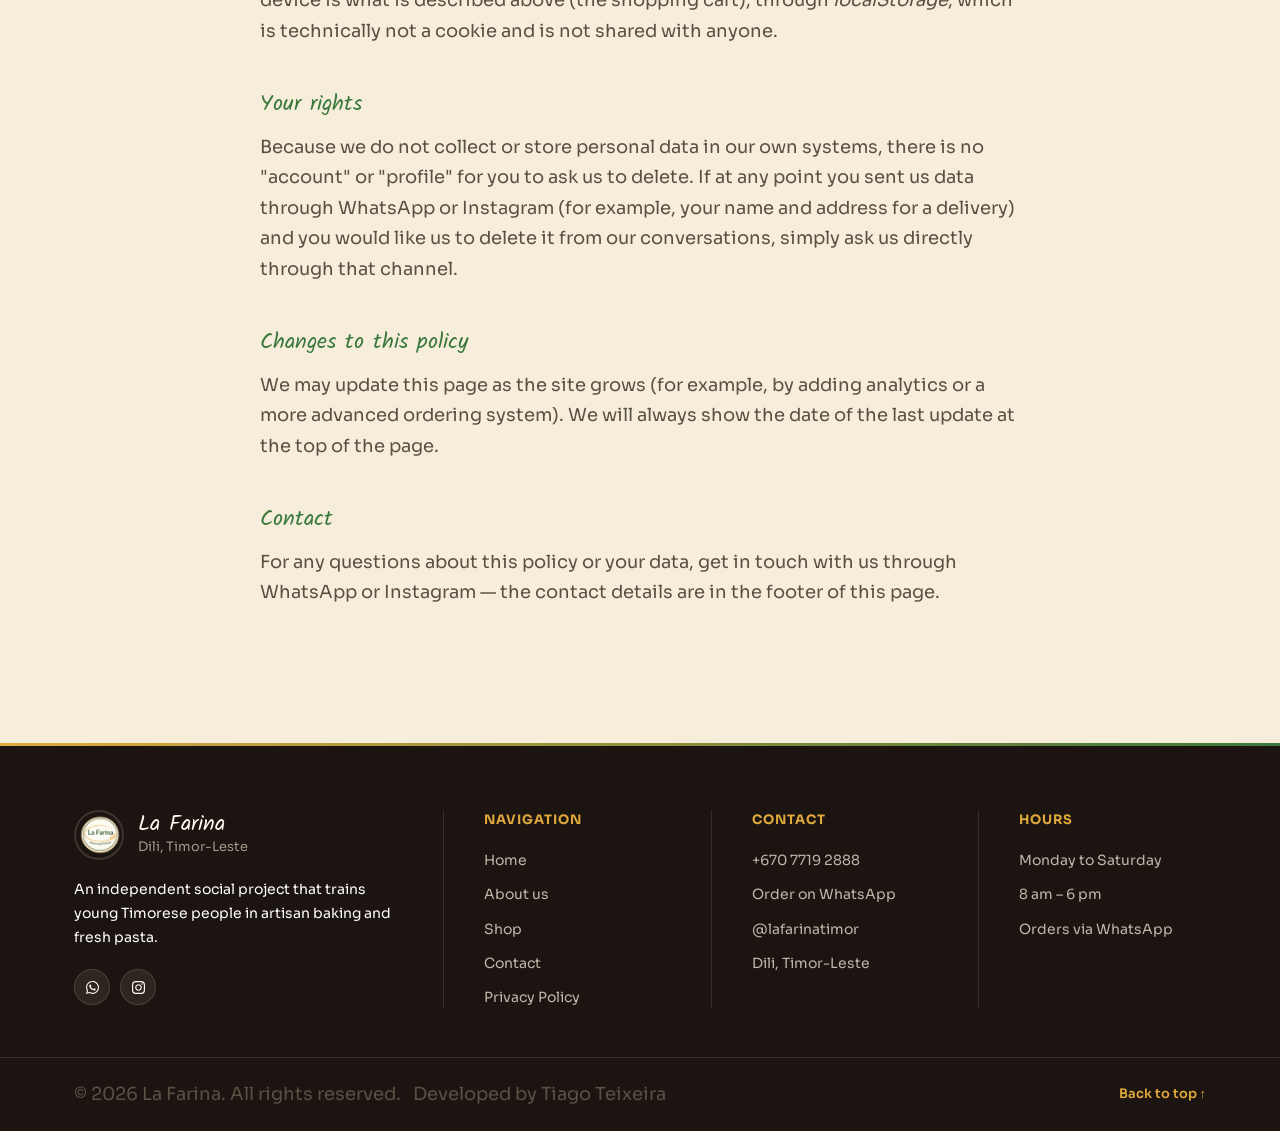
<file: privacy-en.html>
<!doctype html>
<html lang="en">
  <head>
    <meta charset="UTF-8" />
    <meta name="viewport" content="width=device-width, initial-scale=1.0, viewport-fit=cover" />
    <title>Privacy Policy — La Farina</title>
    <meta name="description" content="How La Farina handles your data: what is stored on your phone, what goes through WhatsApp and Instagram, and how to contact us about privacy." />
    <meta name="robots" content="noindex" />
        <link rel="canonical" href="https://www.lafarina.tl/privacy-en.html" />
    <link rel="alternate" hreflang="pt-BR" href="https://www.lafarina.tl/privacy.html" />
    <link rel="alternate" hreflang="en" href="https://www.lafarina.tl/privacy-en.html" />
    <link rel="alternate" hreflang="x-default" href="https://www.lafarina.tl/privacy.html" />

    <meta property="og:type" content="website" />
    <meta property="og:title" content="Privacy Policy — La Farina" />
    <meta property="og:description" content="How La Farina handles your data." />
    <meta property="og:image" content="https://tiagovskicode.github.io/La-Farina/logo.png" />

    <link rel="stylesheet" href="style.css" />
        <link rel="icon" href="icons/favicon.ico" sizes="any" />
    <link rel="icon" href="icons/icon-192.png" type="image/png" sizes="192x192" />
    <link rel="apple-touch-icon" href="icons/apple-touch-icon.png" />
    <link rel="manifest" href="manifest.json" />
    <meta name="theme-color" content="#13221A" />
    <meta name="apple-mobile-web-app-title" content="La Farina" />

    <link rel="preconnect" href="https://fonts.googleapis.com" />
    <link rel="preconnect" href="https://fonts.gstatic.com" crossorigin />
    <link rel="preload" as="style" href="https://fonts.googleapis.com/css2?family=Kalam:wght@300;400;700&family=Sora:wght@100..800&display=swap" onload="this.onload=null;this.rel='stylesheet'" />
    <noscript><link rel="stylesheet" href="https://fonts.googleapis.com/css2?family=Kalam:wght@300;400;700&family=Sora:wght@100..800&display=swap" /></noscript>
  </head>

  <body>
    <header class="header" id="topo">
      <div class="header-container">
        <button class="nav-toggle" id="navToggle" type="button" aria-label="Open menu" aria-expanded="false" aria-controls="mainNav">
          <span></span><span></span><span></span>
        </button>
        <div class="logo">
          <a href="index-en.html"><img src="logo.png" alt="La Farina Logo" /></a>
        </div>
        <nav class="nav-bar" id="mainNav">
          <a href="index-en.html"><i class="fas fa-house"></i>Home</a>
          <a href="about-en.html"><i class="fas fa-circle-info"></i>About Us</a>
          <a href="shop-en.html"><i class="fas fa-store"></i>Shop</a>
          <a href="contact-en.html"><i class="fas fa-comment-dots"></i>Contact</a>
          <a class="lang-switch" href="privacy.html" hreflang="pt-BR" lang="pt-BR"><i class="fas fa-globe"></i>Português</a>
        </nav>
        <div class="header-actions">
          <button class="order-button" id="abrirCarrinhoTopo" type="button">
            Cart <span id="contadorTopo" class="contador-badge">0</span>
          </button>
        </div>
      </div>
    </header>

    <main>
            <section class="page-hero page-hero--about">
        <span class="hero-badge">Transparency</span>
        <h1>Privacy Policy</h1>
        <p>Last updated: September 2026. Here we explain, in plain language, what happens to your data when you visit the La Farina website.</p>
      </section>

            <section class="about-story">
        <div class="privacy-content">

          <h2>The essentials, in short</h2>
          <p>
            La Farina has no server of its own and no customer database. The site is a simple storefront and shop: your shopping cart is stored only on your own phone or computer, and the order is completed through a WhatsApp message that you send yourself. We do not sell or share data with third parties for advertising purposes.
          </p>

          <h2>What is stored on your device</h2>
          <p>
            When you add products to the cart, this information (which products and how many) is stored locally in your browser — known as <em>localStorage</em> — so your cart is not lost if you leave the site and come back. This information never leaves your device, is not sent to any La Farina server, and disappears if you clear your browser data.
          </p>

          <h2>WhatsApp and Instagram</h2>
          <p>
            When you complete an order, leave feedback or contact us through WhatsApp or Instagram, that conversation takes place inside those platforms, which belong to Meta. From that moment on, the handling of your data (name, phone number, messages) follows the privacy policies of WhatsApp and Instagram, not ours. We recommend that you read those policies if you have questions about how those companies use information.
          </p>

          <h2>Analytics</h2>
          <p>
            This site does not yet use any visitor statistics tool. If that changes in the future (for example, to understand how many people visit the shop), this page will be updated to explain it before the tool goes live.
          </p>

          <h2>Cookies</h2>
          <p>
            The site does not use tracking or advertising cookies. The only data stored on your device is what is described above (the shopping cart), through <em>localStorage</em>, which is technically not a cookie and is not shared with anyone.
          </p>

          <h2>Your rights</h2>
          <p>
            Because we do not collect or store personal data in our own systems, there is no "account" or "profile" for you to ask us to delete. If at any point you sent us data through WhatsApp or Instagram (for example, your name and address for a delivery) and you would like us to delete it from our conversations, simply ask us directly through that channel.
          </p>

          <h2>Changes to this policy</h2>
          <p>
            We may update this page as the site grows (for example, by adding analytics or a more advanced ordering system). We will always show the date of the last update at the top of the page.
          </p>

          <h2>Contact</h2>
          <p>
            For any questions about this policy or your data, get in touch with us through WhatsApp or Instagram — the contact details are in the footer of this page.
          </p>

        </div>
      </section>
    </main>

    <footer class="main-footer">

      <div class="footer-content">
        <div class="footer-brand">
          <div class="brand-header">
            <img src="logo.png" alt="La Farina Logo" class="brand-logo" loading="lazy" />
            <div class="brand-name-block">
              <span class="brand-name">La Farina</span>
              <span class="brand-location">Dili, Timor-Leste</span>
            </div>
          </div>

          <p class="brand-description">
            An independent social project that trains young Timorese people in artisan baking and fresh pasta.
          </p>

          <div class="social-icons">
            <a href="https://wa.me/67077192888" class="social-icon whatsapp" target="_blank" rel="noopener" aria-label="WhatsApp"><i class="fab fa-whatsapp"></i></a>
            <a href="https://www.instagram.com/lafarinatimor/" class="social-icon instagram" target="_blank" rel="noopener" aria-label="Instagram"><i class="fab fa-instagram"></i></a>
          </div>
        </div>

        <div class="footer-links-col">
          <h3>Navigation</h3>
          <ul>
            <li><a href="index-en.html">Home</a></li>
            <li><a href="about-en.html">About us</a></li>
            <li><a href="shop-en.html">Shop</a></li>
            <li><a href="contact-en.html">Contact</a></li>
            <li><a href="privacy-en.html">Privacy Policy</a></li>
          </ul>
        </div>

        <div class="footer-links-col">
          <h3>Contact</h3>
          <ul>
            <li><a href="tel:+67077192888">+670 7719 2888</a></li>
            <li><a href="https://wa.me/67077192888" target="_blank" rel="noopener">Order on WhatsApp</a></li>
            <li><a href="https://www.instagram.com/lafarinatimor/" target="_blank" rel="noopener">@lafarinatimor</a></li>
            <li>Dili, Timor-Leste</li>
          </ul>
        </div>

        <div class="footer-links-col">
          <h3>Hours</h3>
          <ul>
            <li>Monday to Saturday</li>
            <li>8 am &ndash; 6 pm</li>
            <li>Orders via WhatsApp</li>
          </ul>
        </div>
      </div>

      <div class="footer-bottom">
        <div class="footer-bottom-content">
          <p>&copy; 2026 La Farina. All rights reserved.</p>
          <p>Developed by Tiago Teixeira</p>
          <a href="#topo" class="voltar-topo">Back to top ↑</a>
        </div>
      </div>
    </footer>

        <div class="cart-overlay" id="cartOverlay"></div>
    <aside class="cart-panel" id="cartPanel" aria-label="Shopping cart">
      <div class="cart-panel-header">
        <h2>Your cart</h2>
        <button class="cart-fechar" id="cartFecharBtn" aria-label="Close cart" type="button">&times;</button>
      </div>

      <div class="cart-panel-lista" id="cartLista">
        <p class="cart-vazio" id="cartVazioMsg">Your cart is empty. Head to the shop and add your favourites!</p>
      </div>

            <div class="cart-recomendacoes" id="cartRecomendacoes"></div>

      <div class="cart-panel-footer">
        <div class="cart-total-row">
          <span>Total</span>
          <span id="cartTotal">$0</span>
        </div>
        <button class="button button--accent" id="cartCheckout" type="button" style="width:100%; justify-content:center;">
          Checkout on WhatsApp
        </button>
      </div>
    </aside>

    <script src="products.js" defer></script>
    <script src="script.js" defer></script>
  </body>
</html>
</file>
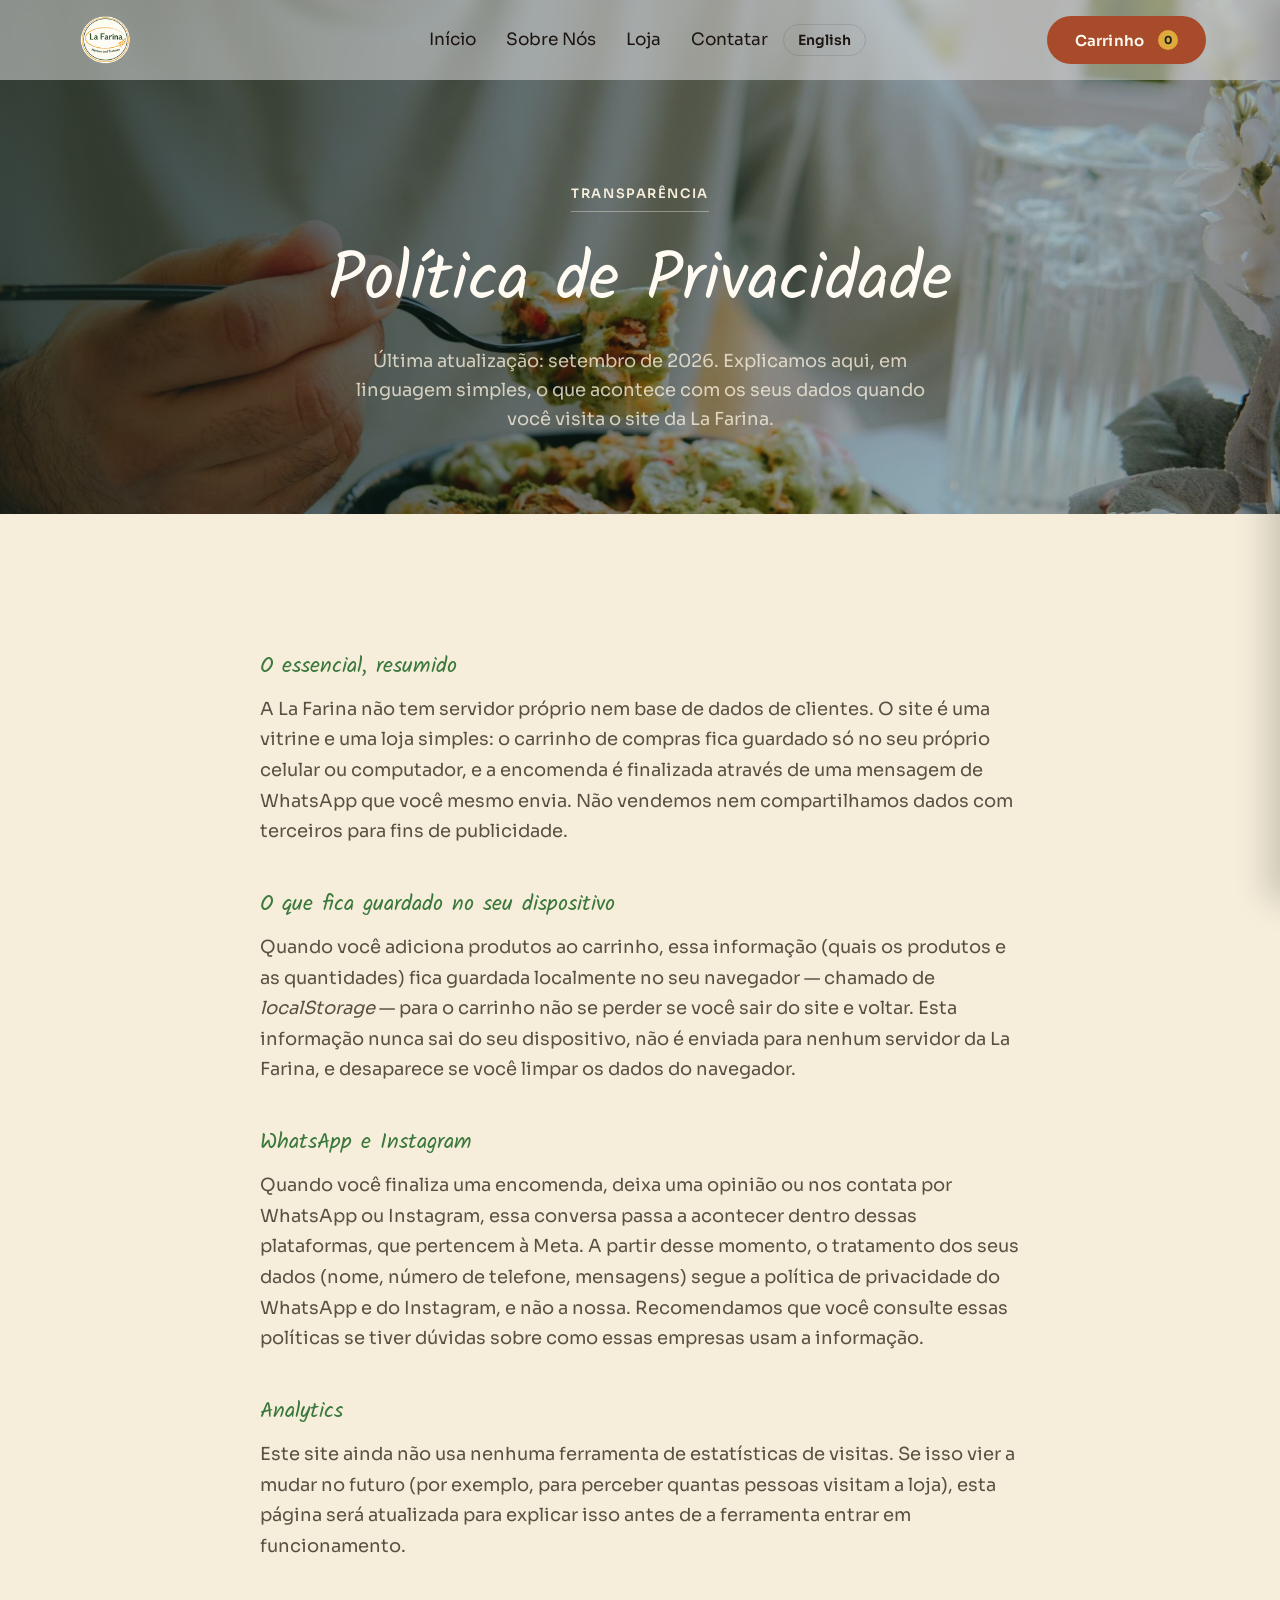
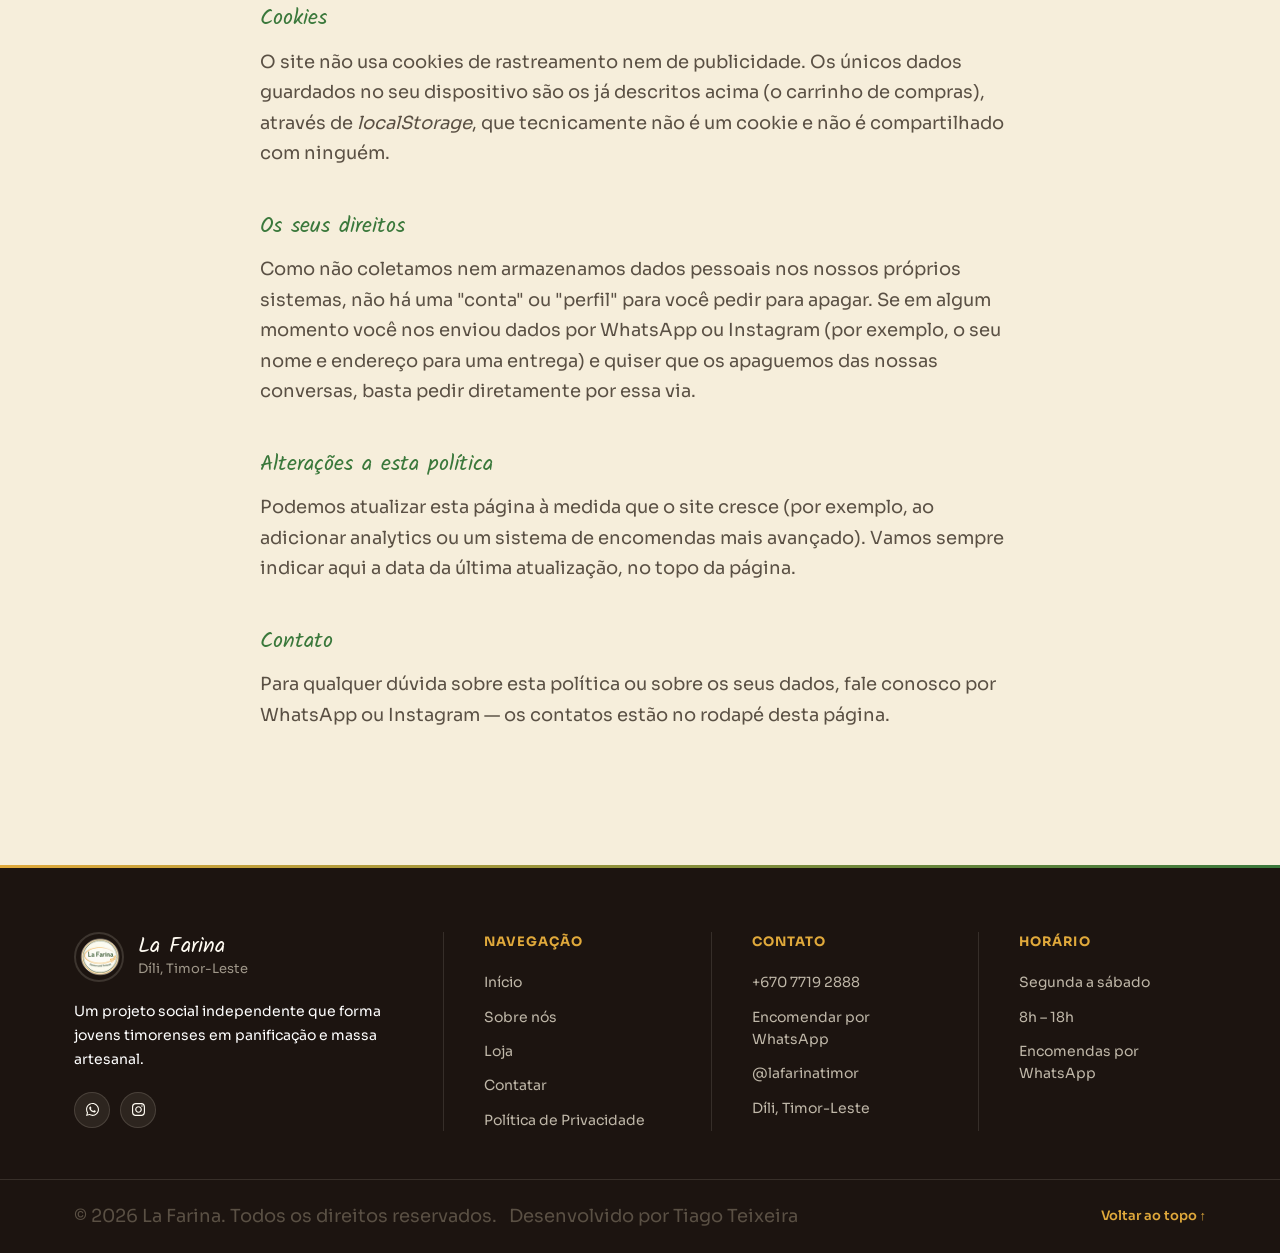
<file: privacy.html>
<!doctype html>
<html lang="pt-BR">
  <head>
    <meta charset="UTF-8" />
    <meta name="viewport" content="width=device-width, initial-scale=1.0, viewport-fit=cover" />
    <title>Política de Privacidade — La Farina</title>
    <meta name="description" content="Como a La Farina trata os seus dados: o que é guardado no seu celular, o que passa pelo WhatsApp e Instagram, e como nos contatar sobre privacidade." />
    <meta name="robots" content="noindex" />
        <link rel="canonical" href="https://www.lafarina.tl/privacy.html" />
    <link rel="alternate" hreflang="pt-BR" href="https://www.lafarina.tl/privacy.html" />
    <link rel="alternate" hreflang="en" href="https://www.lafarina.tl/privacy-en.html" />
    <link rel="alternate" hreflang="x-default" href="https://www.lafarina.tl/privacy.html" />

    <meta property="og:type" content="website" />
    <meta property="og:title" content="Política de Privacidade — La Farina" />
    <meta property="og:description" content="Como a La Farina trata os seus dados." />
    <meta property="og:image" content="https://tiagovskicode.github.io/La-Farina/logo.png" />

    <link rel="stylesheet" href="style.css" />
        <link rel="icon" href="icons/favicon.ico" sizes="any" />
    <link rel="icon" href="icons/icon-192.png" type="image/png" sizes="192x192" />
    <link rel="apple-touch-icon" href="icons/apple-touch-icon.png" />
    <link rel="manifest" href="manifest.json" />
    <meta name="theme-color" content="#13221A" />
    <meta name="apple-mobile-web-app-title" content="La Farina" />

    <link rel="preconnect" href="https://fonts.googleapis.com" />
    <link rel="preconnect" href="https://fonts.gstatic.com" crossorigin />
    <link rel="preload" as="style" href="https://fonts.googleapis.com/css2?family=Kalam:wght@300;400;700&family=Sora:wght@100..800&display=swap" onload="this.onload=null;this.rel='stylesheet'" />
    <noscript><link rel="stylesheet" href="https://fonts.googleapis.com/css2?family=Kalam:wght@300;400;700&family=Sora:wght@100..800&display=swap" /></noscript>
  </head>

  <body>
    <header class="header" id="topo">
      <div class="header-container">
        <button class="nav-toggle" id="navToggle" type="button" aria-label="Abrir menu" aria-expanded="false" aria-controls="mainNav">
          <span></span><span></span><span></span>
        </button>
        <div class="logo">
          <a href="index.html"><img src="logo.png" alt="La Farina Logo" /></a>
        </div>
        <nav class="nav-bar" id="mainNav">
          <a href="index.html"><i class="fas fa-house"></i>Início</a>
          <a href="about.html"><i class="fas fa-circle-info"></i>Sobre Nós</a>
          <a href="shop.html"><i class="fas fa-store"></i>Loja</a>
          <a href="contact.html"><i class="fas fa-comment-dots"></i>Contatar</a>
          <a class="lang-switch" href="privacy-en.html" hreflang="en" lang="en"><i class="fas fa-globe"></i>English</a>
        </nav>
        <div class="header-actions">
          <button class="order-button" id="abrirCarrinhoTopo" type="button">
            Carrinho <span id="contadorTopo" class="contador-badge">0</span>
          </button>
        </div>
      </div>
    </header>

    <main>
            <section class="page-hero page-hero--about">
        <span class="hero-badge">Transparência</span>
        <h1>Política de Privacidade</h1>
        <p>Última atualização: setembro de 2026. Explicamos aqui, em linguagem simples, o que acontece com os seus dados quando você visita o site da La Farina.</p>
      </section>

            <section class="about-story">
        <div class="privacy-content">

          <h2>O essencial, resumido</h2>
          <p>
            A La Farina não tem servidor próprio nem base de dados de clientes.
            O site é uma vitrine e uma loja simples: o carrinho de compras fica
            guardado só no seu próprio celular ou computador, e a encomenda
            é finalizada através de uma mensagem de WhatsApp que você mesmo
            envia. Não vendemos nem compartilhamos dados com terceiros para fins
            de publicidade.
          </p>

          <h2>O que fica guardado no seu dispositivo</h2>
          <p>
            Quando você adiciona produtos ao carrinho, essa informação (quais os
            produtos e as quantidades) fica guardada localmente no seu
            navegador — chamado de <em>localStorage</em> — para o carrinho não
            se perder se você sair do site e voltar. Esta informação nunca sai
            do seu dispositivo, não é enviada para nenhum servidor da La
            Farina, e desaparece se você limpar os dados do navegador.
          </p>

          <h2>WhatsApp e Instagram</h2>
          <p>
            Quando você finaliza uma encomenda, deixa uma opinião ou nos
            contata por WhatsApp ou Instagram, essa conversa passa a
            acontecer dentro dessas plataformas, que pertencem à Meta. A
            partir desse momento, o tratamento dos seus dados (nome, número
            de telefone, mensagens) segue a política de privacidade do
            WhatsApp e do Instagram, e não a nossa. Recomendamos que
            você consulte essas políticas se tiver dúvidas sobre como essas
            empresas usam a informação.
          </p>

          <h2>Analytics</h2>
          <p>
            Este site ainda não usa nenhuma ferramenta de estatísticas de
            visitas. Se isso vier a mudar no futuro (por exemplo, para
            perceber quantas pessoas visitam a loja), esta página será
            atualizada para explicar isso antes de a ferramenta entrar em
            funcionamento.
          </p>

          <h2>Cookies</h2>
          <p>
            O site não usa cookies de rastreamento nem de publicidade. Os
            únicos dados guardados no seu dispositivo são os já descritos
            acima (o carrinho de compras), através de <em>localStorage</em>,
            que tecnicamente não é um cookie e não é compartilhado com ninguém.
          </p>

          <h2>Os seus direitos</h2>
          <p>
            Como não coletamos nem armazenamos dados pessoais nos nossos
            próprios sistemas, não há uma "conta" ou "perfil" para você pedir
            para apagar. Se em algum momento você nos enviou dados por WhatsApp
            ou Instagram (por exemplo, o seu nome e endereço para uma entrega)
            e quiser que os apaguemos das nossas conversas, basta pedir
            diretamente por essa via.
          </p>

          <h2>Alterações a esta política</h2>
          <p>
            Podemos atualizar esta página à medida que o site cresce (por
            exemplo, ao adicionar analytics ou um sistema de encomendas mais
            avançado). Vamos sempre indicar aqui a data da última
            atualização, no topo da página.
          </p>

          <h2>Contato</h2>
          <p>
            Para qualquer dúvida sobre esta política ou sobre os seus dados,
            fale conosco por WhatsApp ou Instagram — os contatos estão no
            rodapé desta página.
          </p>

        </div>
      </section>
    </main>

    <footer class="main-footer">

      <div class="footer-content">
        <div class="footer-brand">
          <div class="brand-header">
            <img src="logo.png" alt="La Farina Logo" class="brand-logo" loading="lazy" />
            <div class="brand-name-block">
              <span class="brand-name">La Farina</span>
              <span class="brand-location">Díli, Timor-Leste</span>
            </div>
          </div>

          <p class="brand-description">
            Um projeto social independente que forma jovens timorenses
            em panificação e massa artesanal.
          </p>

          <div class="social-icons">
            <a href="https://wa.me/67077192888" class="social-icon whatsapp" target="_blank" rel="noopener" aria-label="WhatsApp"><i class="fab fa-whatsapp"></i></a>
            <a href="https://www.instagram.com/lafarinatimor/" class="social-icon instagram" target="_blank" rel="noopener" aria-label="Instagram"><i class="fab fa-instagram"></i></a>
          </div>
        </div>

        <div class="footer-links-col">
          <h3>Navegação</h3>
          <ul>
            <li><a href="index.html">Início</a></li>
            <li><a href="about.html">Sobre nós</a></li>
            <li><a href="shop.html">Loja</a></li>
            <li><a href="contact.html">Contatar</a></li>
            <li><a href="privacy.html">Política de Privacidade</a></li>
          </ul>
        </div>

        <div class="footer-links-col">
          <h3>Contato</h3>
          <ul>
            <li><a href="tel:+67077192888">+670 7719 2888</a></li>
            <li><a href="https://wa.me/67077192888" target="_blank" rel="noopener">Encomendar por WhatsApp</a></li>
            <li><a href="https://www.instagram.com/lafarinatimor/" target="_blank" rel="noopener">@lafarinatimor</a></li>
            <li>Díli, Timor-Leste</li>
          </ul>
        </div>

        <div class="footer-links-col">
          <h3>Horário</h3>
          <ul>
            <li>Segunda a sábado</li>
            <li>8h &ndash; 18h</li>
            <li>Encomendas por WhatsApp</li>
          </ul>
        </div>
      </div>

      <div class="footer-bottom">
        <div class="footer-bottom-content">
          <p>&copy; 2026 La Farina. Todos os direitos reservados.</p>
          <p>Desenvolvido por Tiago Teixeira</p>
          <a href="#topo" class="voltar-topo">Voltar ao topo ↑</a>
        </div>
      </div>
    </footer>

        <div class="cart-overlay" id="cartOverlay"></div>
    <aside class="cart-panel" id="cartPanel" aria-label="Carrinho de compras">
      <div class="cart-panel-header">
        <h2>O seu carrinho</h2>
        <button class="cart-fechar" id="cartFecharBtn" aria-label="Fechar carrinho" type="button">&times;</button>
      </div>

      <div class="cart-panel-lista" id="cartLista">
        <p class="cart-vazio" id="cartVazioMsg">O seu carrinho está vazio. Vá à loja e adicione os seus favoritos!</p>
      </div>

            <div class="cart-recomendacoes" id="cartRecomendacoes"></div>

      <div class="cart-panel-footer">
        <div class="cart-total-row">
          <span>Total</span>
          <span id="cartTotal">$0</span>
        </div>
        <button class="button button--accent" id="cartCheckout" type="button" style="width:100%; justify-content:center;">
          Finalizar no WhatsApp
        </button>
      </div>
    </aside>

    <script src="products.js" defer></script>
    <script src="script.js" defer></script>
  </body>
</html>
</file>
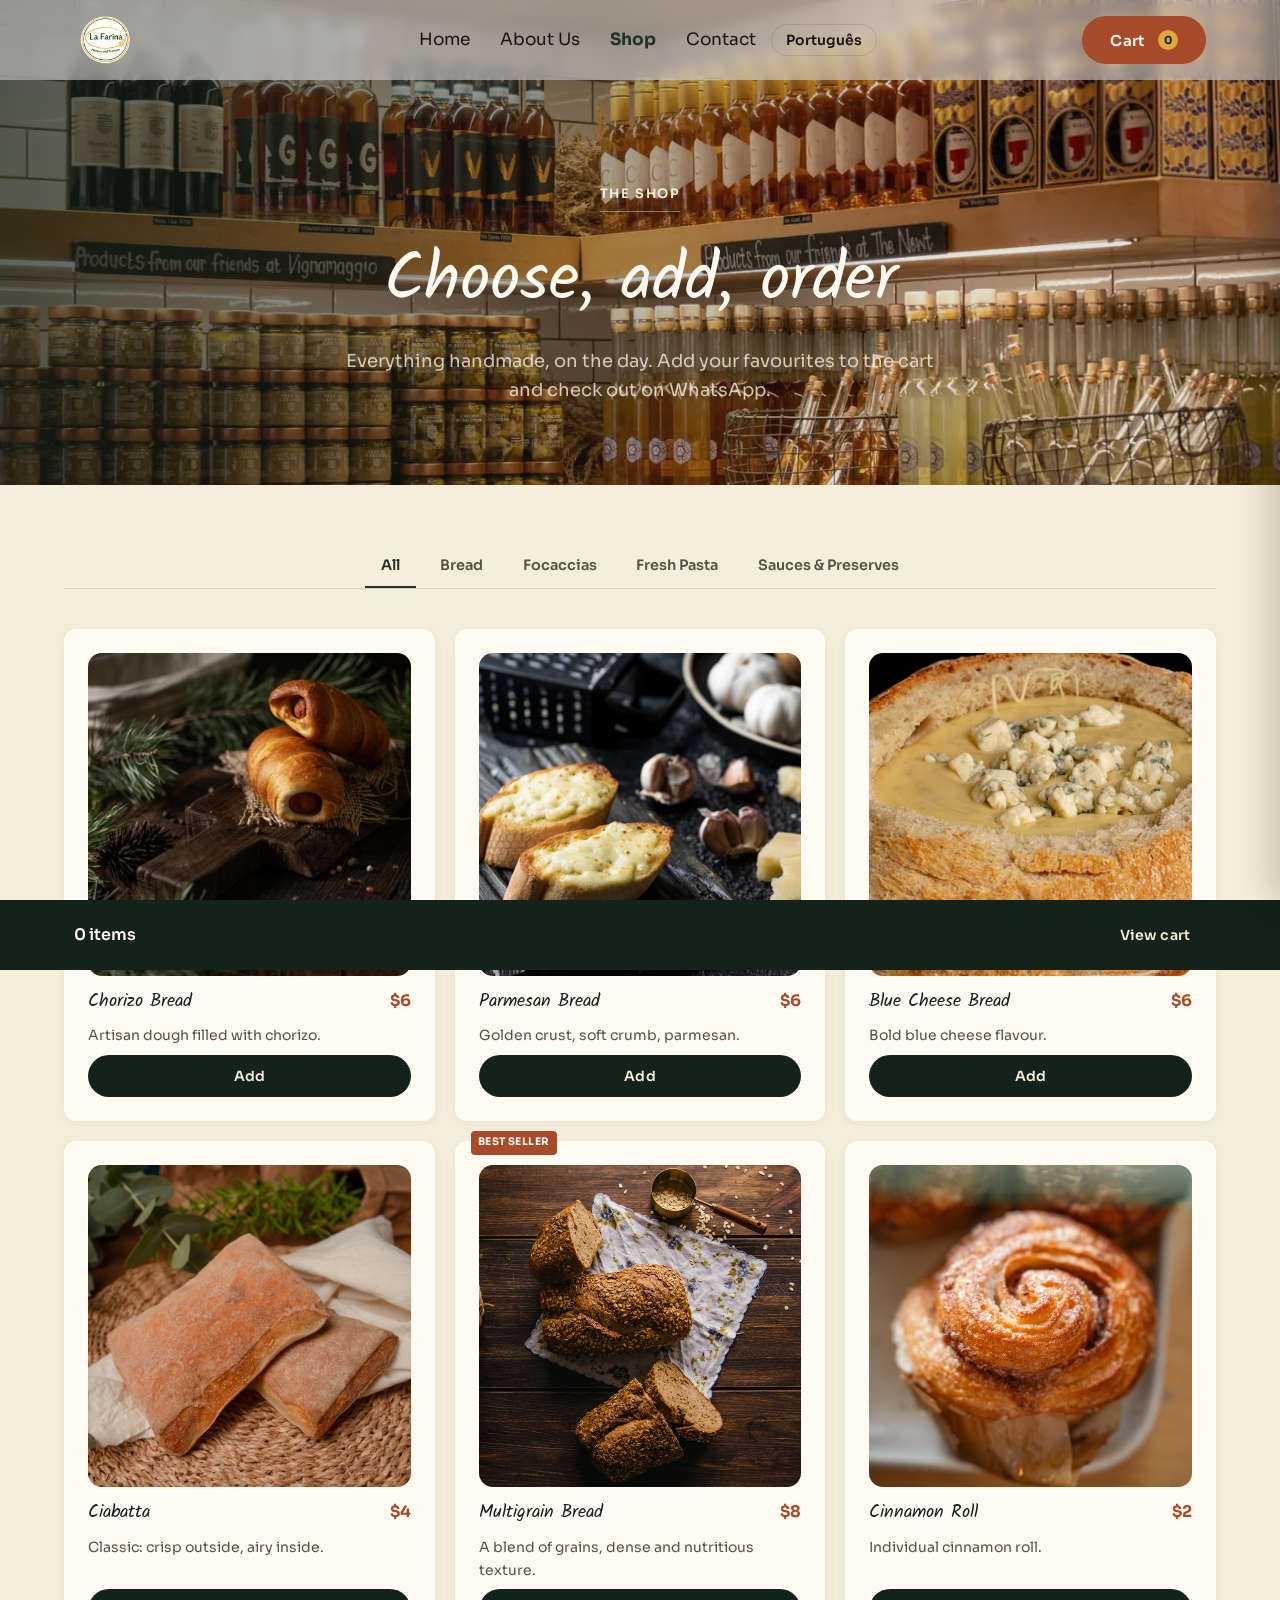
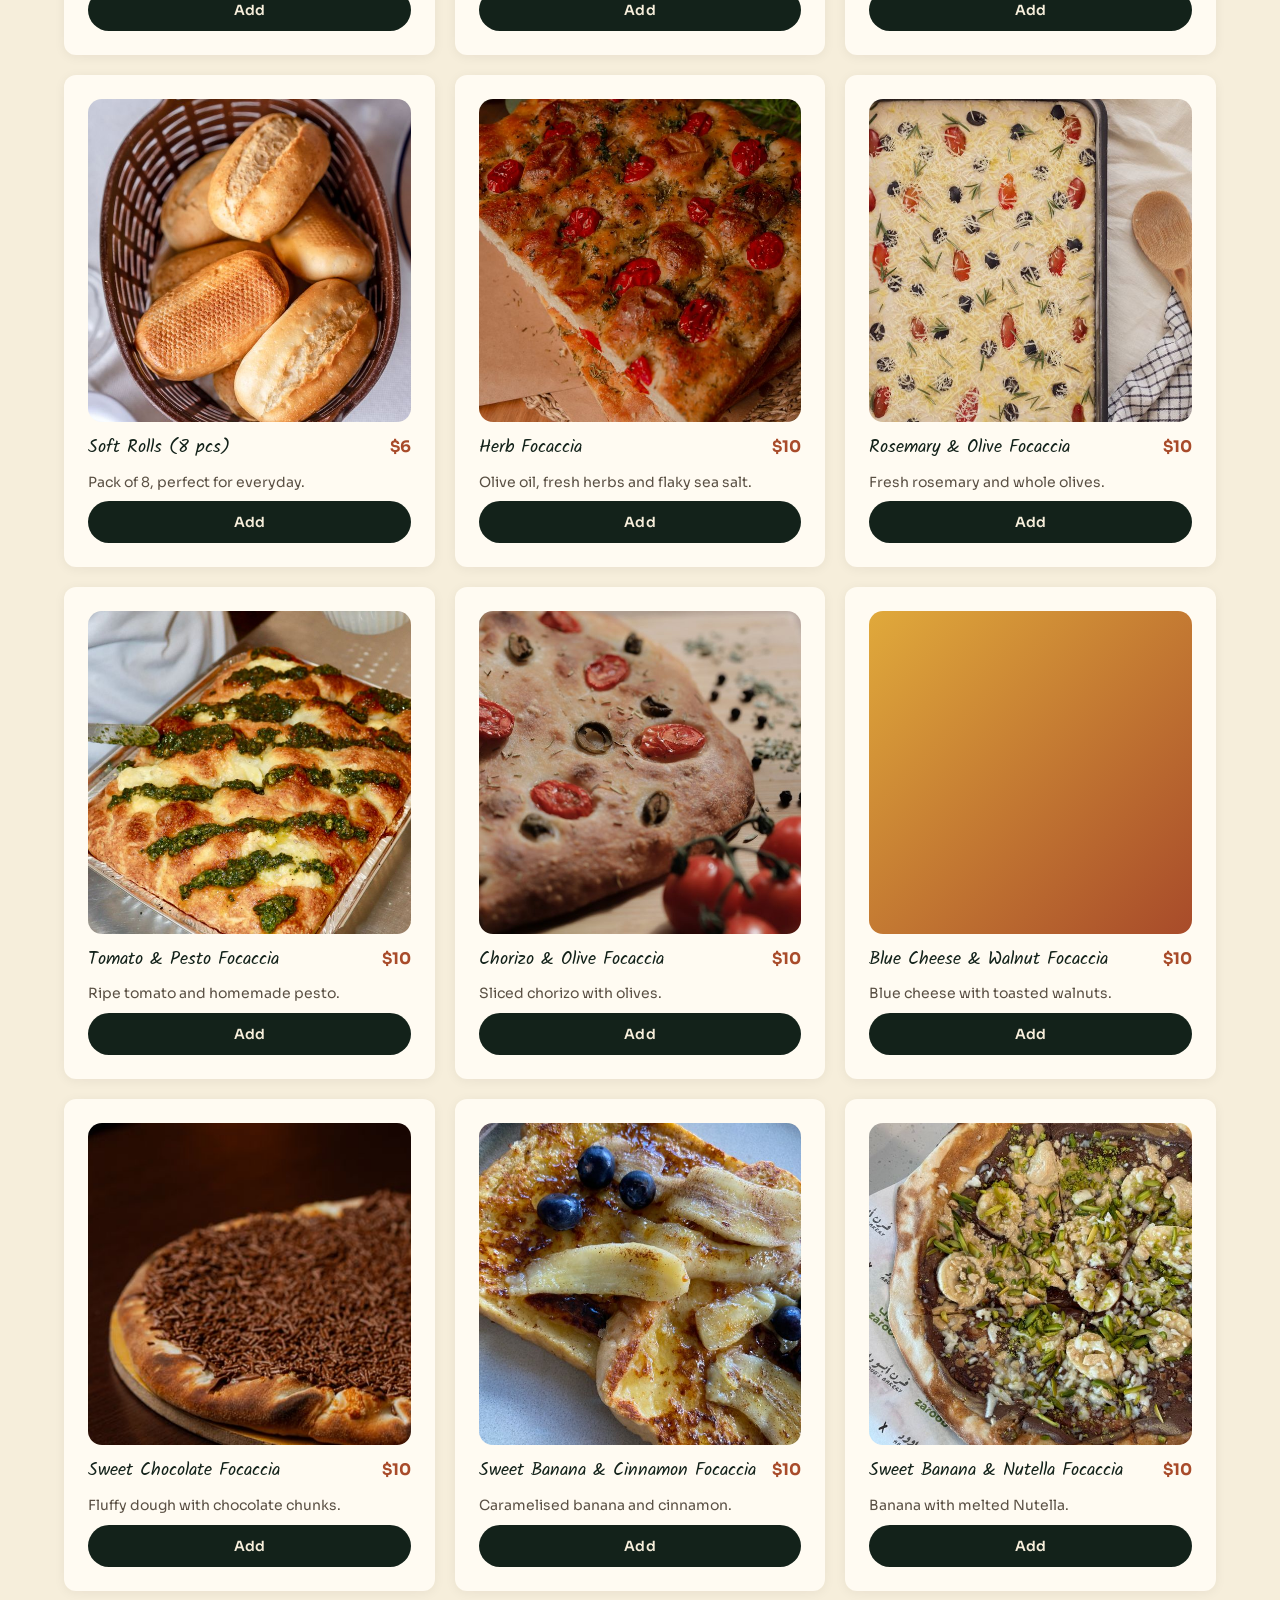
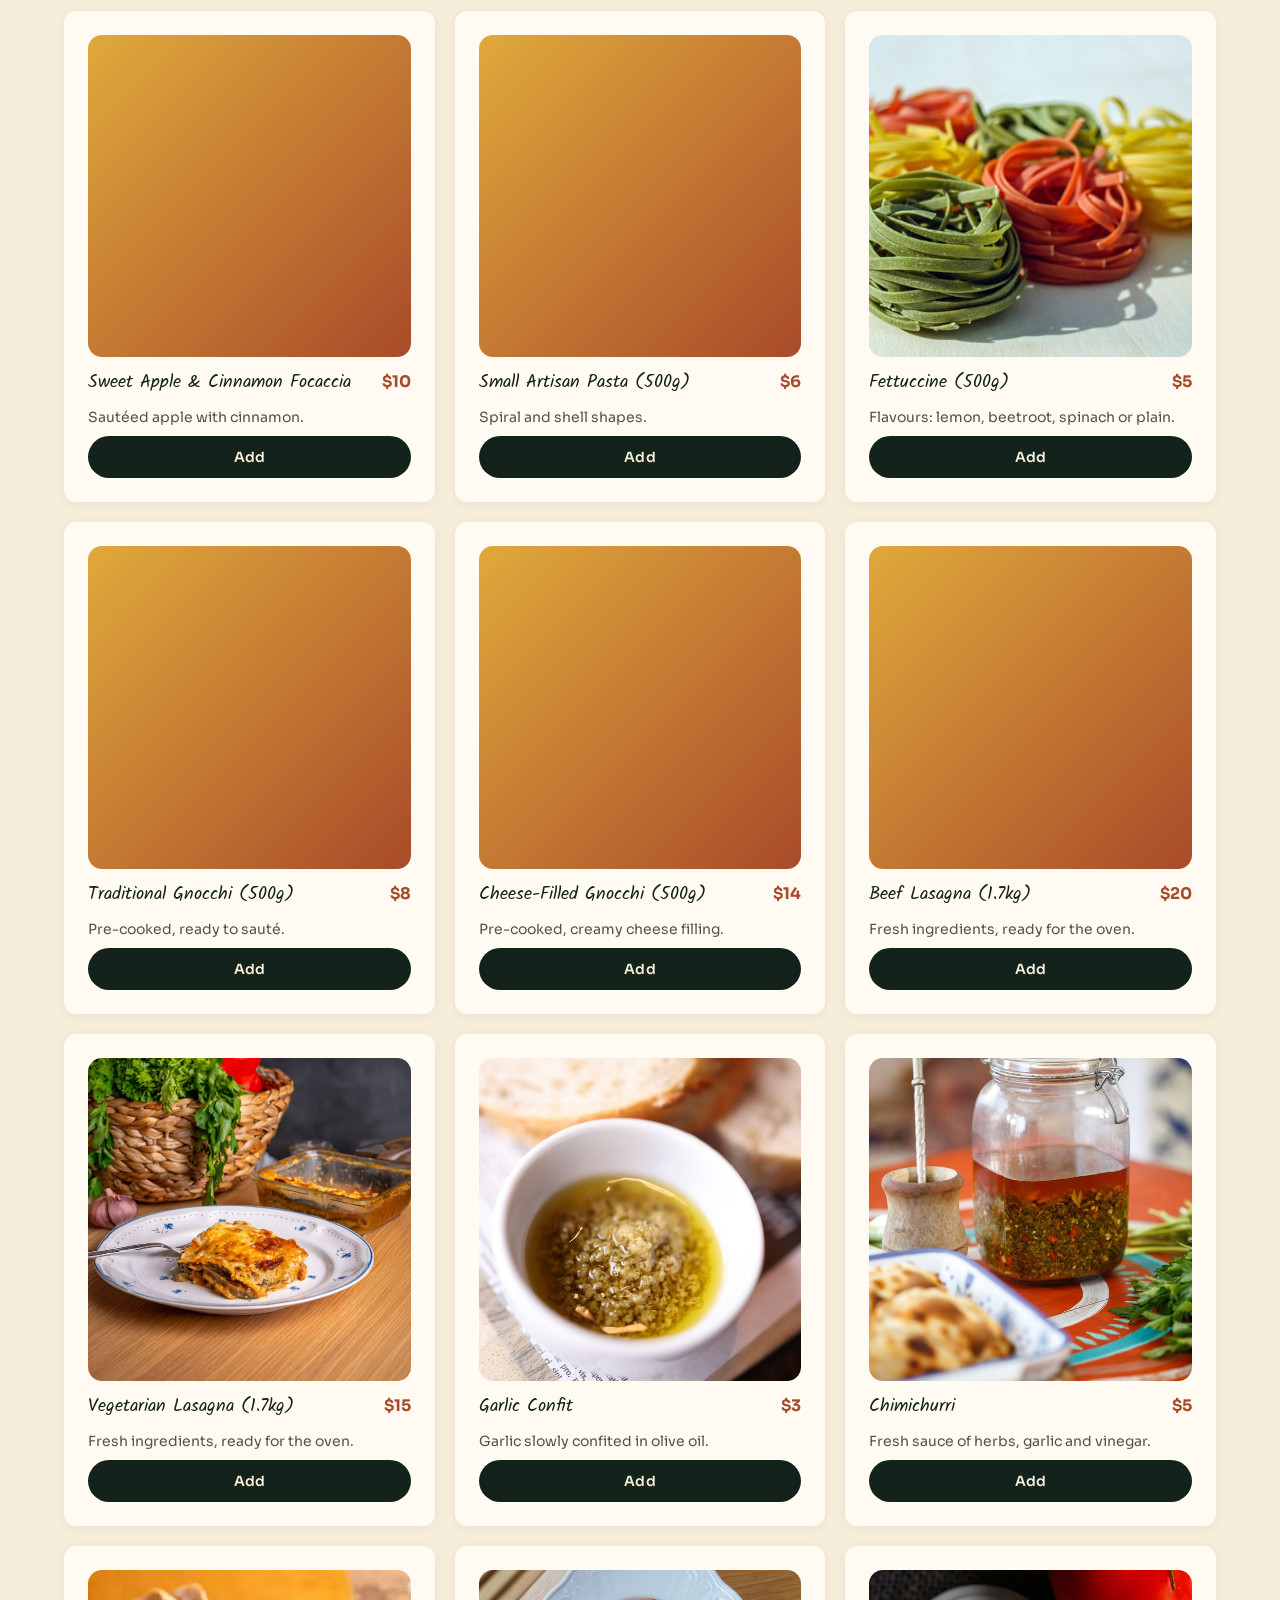
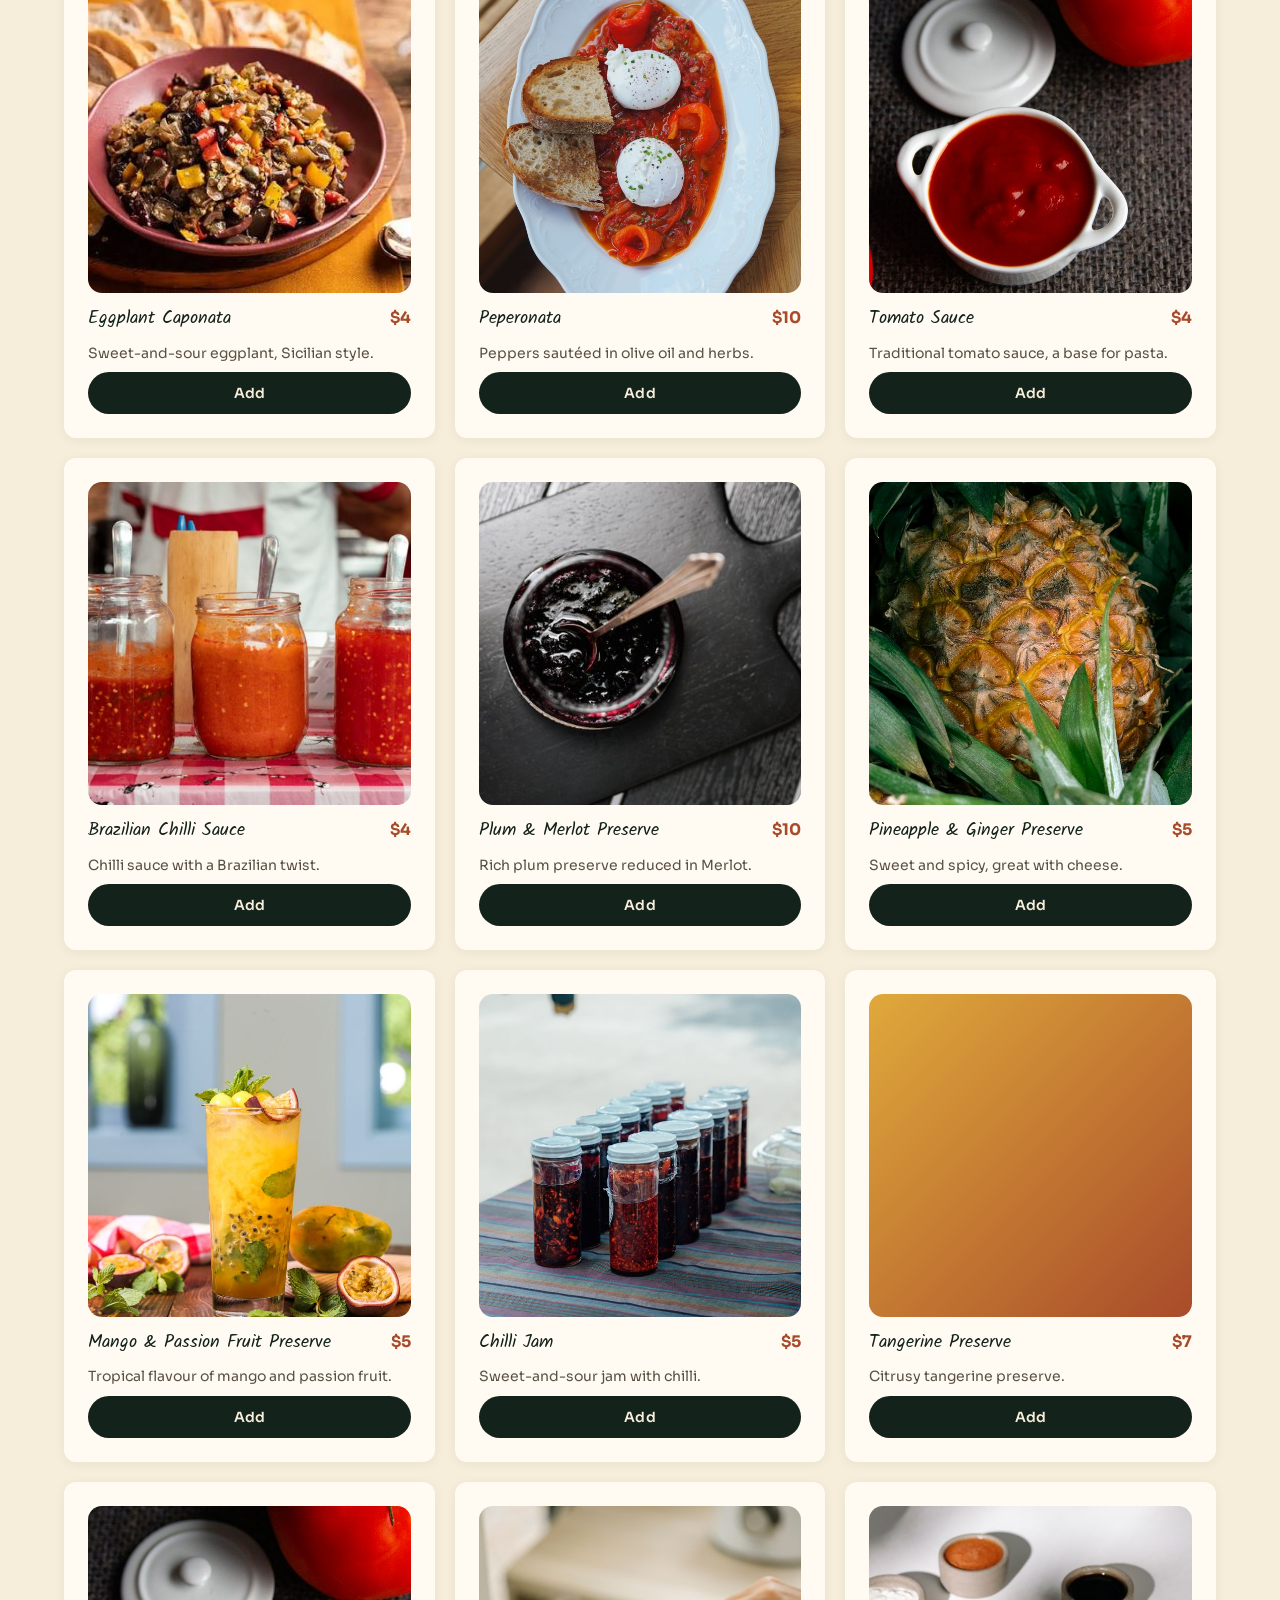
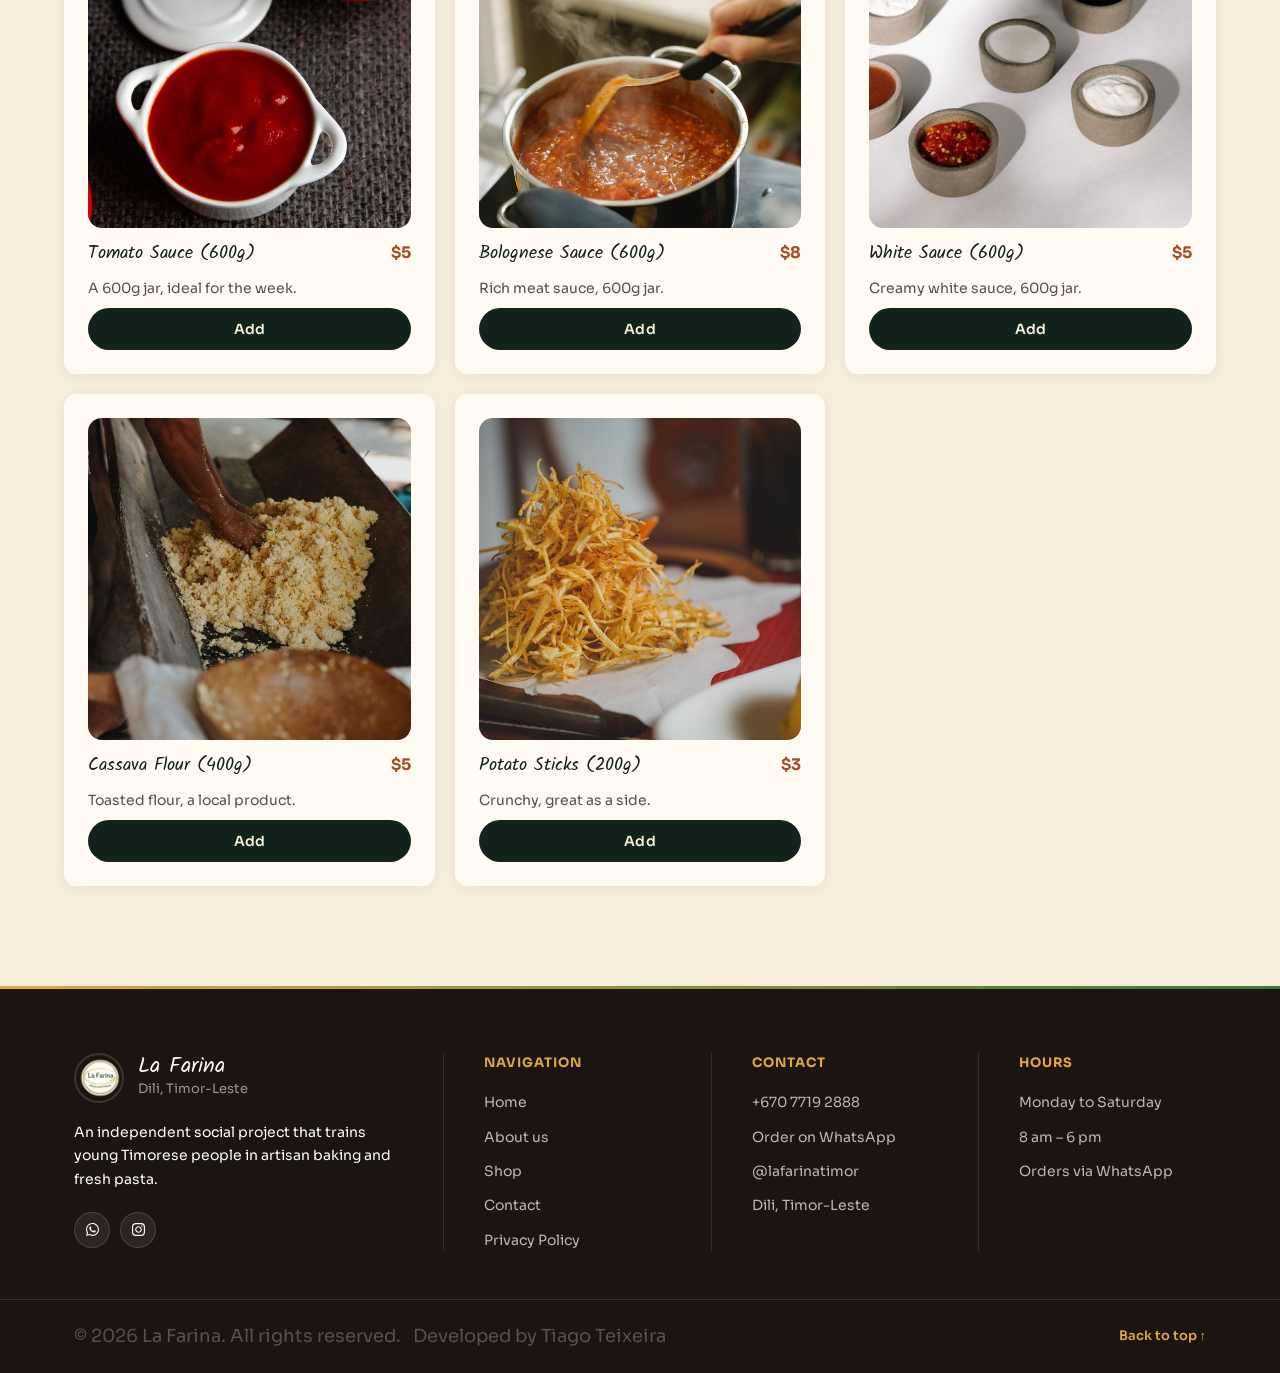
<file: shop-en.html>
<!doctype html>
<html lang="en">
  <head>
    <meta charset="UTF-8" />
    <meta name="viewport" content="width=device-width, initial-scale=1.0, viewport-fit=cover" />
    <title>Shop — La Farina</title>
    <meta name="description" content="Artisan bread, focaccias, fresh pasta and preserves from La Farina. Choose, add to your cart and order on WhatsApp." />
        <link rel="canonical" href="https://www.lafarina.tl/shop-en.html" />
    <link rel="alternate" hreflang="pt-BR" href="https://www.lafarina.tl/shop.html" />
    <link rel="alternate" hreflang="en" href="https://www.lafarina.tl/shop-en.html" />
    <link rel="alternate" hreflang="x-default" href="https://www.lafarina.tl/shop.html" />

    <meta property="og:type" content="website" />
    <meta property="og:title" content="Shop — La Farina" />
    <meta property="og:description" content="Artisan bread, focaccias, fresh pasta and preserves. Choose, add to your cart and order on WhatsApp." />
    <meta property="og:image" content="https://tiagovskicode.github.io/La-Farina/logo.png" />

    <link rel="stylesheet" href="style.css" />
        <link rel="icon" href="icons/favicon.ico" sizes="any" />
    <link rel="icon" href="icons/icon-192.png" type="image/png" sizes="192x192" />
    <link rel="apple-touch-icon" href="icons/apple-touch-icon.png" />
    <link rel="manifest" href="manifest.json" />
    <meta name="theme-color" content="#13221A" />
    <meta name="apple-mobile-web-app-title" content="La Farina" />

    <link rel="preconnect" href="https://fonts.googleapis.com" />
    <link rel="preconnect" href="https://fonts.gstatic.com" crossorigin />
    <link rel="preload" as="style" href="https://fonts.googleapis.com/css2?family=Kalam:wght@300;400;700&family=Sora:wght@100..800&display=swap" onload="this.onload=null;this.rel='stylesheet'" />
    <noscript><link rel="stylesheet" href="https://fonts.googleapis.com/css2?family=Kalam:wght@300;400;700&family=Sora:wght@100..800&display=swap" /></noscript>

    <script type="application/ld+json">
    {
      "@context": "https://schema.org",
      "@type": "Bakery",
      "name": "La Farina",
      "image": "https://tiagovskicode.github.io/La-Farina/logo.png",
      "url": "https://tiagovskicode.github.io/La-Farina/",
      "telephone": "+670 7719 2888",
      "priceRange": "$",
      "servesCuisine": "Italian",
      "address": {
        "@type": "PostalAddress",
        "addressLocality": "Dili",
        "addressCountry": "TL"
      },
      "openingHoursSpecification": {
        "@type": "OpeningHoursSpecification",
        "dayOfWeek": ["Monday", "Tuesday", "Wednesday", "Thursday", "Friday", "Saturday"],
        "opens": "08:00",
        "closes": "18:00"
      },
      "sameAs": [
        "https://www.instagram.com/lafarinatimor/"
      ],
      "description": "An independent social project that trains young Timorese people in artisan baking and fresh pasta, with bread, focaccias and fresh pasta in Dili, Timor-Leste."
    }
    </script>
  </head>

  <body>
    <header class="header" id="topo">
      <div class="header-container">
        <button class="nav-toggle" id="navToggle" type="button" aria-label="Open menu" aria-expanded="false" aria-controls="mainNav">
          <span></span><span></span><span></span>
        </button>
        <div class="logo">
          <a href="index-en.html"><img src="logo.png" alt="La Farina Logo" /></a>
        </div>
        <nav class="nav-bar" id="mainNav">
          <a href="index-en.html"><i class="fas fa-house"></i>Home</a>
          <a href="about-en.html"><i class="fas fa-circle-info"></i>About Us</a>
          <a href="shop-en.html" class="active"><i class="fas fa-store"></i>Shop</a>
          <a href="contact-en.html"><i class="fas fa-comment-dots"></i>Contact</a>
          <a class="lang-switch" href="shop.html" hreflang="pt-BR" lang="pt-BR"><i class="fas fa-globe"></i>Português</a>
        </nav>
        <div class="header-actions">
          <button class="order-button" id="abrirCarrinhoTopo" type="button">
            Cart <span id="contadorTopo" class="contador-badge">0</span>
          </button>
        </div>
      </div>
    </header>

    <main>
            <section class="page-hero page-hero--shop">
        <span class="hero-badge">The Shop</span>
        <h1>Choose, add, order</h1>
        <p>Everything handmade, on the day. Add your favourites to the cart and check out on WhatsApp.</p>
      </section>

            <section class="loja">
        <div class="loja-inner">

          <div class="tabs" id="tabs" role="tablist" aria-label="Product categories">
            <button class="tab active" data-cat="todos" role="tab" aria-selected="true">All</button>
            <button class="tab" data-cat="pao" role="tab" aria-selected="false">Bread</button>
            <button class="tab" data-cat="focaccia" role="tab" aria-selected="false">Focaccias</button>
            <button class="tab" data-cat="massas" role="tab" aria-selected="false">Fresh Pasta</button>
            <button class="tab" data-cat="molhos" role="tab" aria-selected="false">Sauces &amp; Preserves</button>
          </div>

          <span class="sr-only" role="status">Loading products…</span>
          <div class="product-grid product-grid--todos" id="productGrid">
                        <div class="card produto-card skeleton-card" aria-hidden="true">
              <div class="skeleton-block skeleton-img"></div>
              <div class="card-top">
                <div class="skeleton-block skeleton-line skeleton-line--name"></div>
                <div class="skeleton-block skeleton-line skeleton-line--price"></div>
              </div>
              <div class="skeleton-block skeleton-line skeleton-line--desc"></div>
              <div class="skeleton-block skeleton-line skeleton-line--desc-short"></div>
              <div class="skeleton-block skeleton-btn"></div>
            </div>
            <div class="card produto-card skeleton-card" aria-hidden="true">
              <div class="skeleton-block skeleton-img"></div>
              <div class="card-top">
                <div class="skeleton-block skeleton-line skeleton-line--name"></div>
                <div class="skeleton-block skeleton-line skeleton-line--price"></div>
              </div>
              <div class="skeleton-block skeleton-line skeleton-line--desc"></div>
              <div class="skeleton-block skeleton-line skeleton-line--desc-short"></div>
              <div class="skeleton-block skeleton-btn"></div>
            </div>
            <div class="card produto-card skeleton-card" aria-hidden="true">
              <div class="skeleton-block skeleton-img"></div>
              <div class="card-top">
                <div class="skeleton-block skeleton-line skeleton-line--name"></div>
                <div class="skeleton-block skeleton-line skeleton-line--price"></div>
              </div>
              <div class="skeleton-block skeleton-line skeleton-line--desc"></div>
              <div class="skeleton-block skeleton-line skeleton-line--desc-short"></div>
              <div class="skeleton-block skeleton-btn"></div>
            </div>
            <div class="card produto-card skeleton-card" aria-hidden="true">
              <div class="skeleton-block skeleton-img"></div>
              <div class="card-top">
                <div class="skeleton-block skeleton-line skeleton-line--name"></div>
                <div class="skeleton-block skeleton-line skeleton-line--price"></div>
              </div>
              <div class="skeleton-block skeleton-line skeleton-line--desc"></div>
              <div class="skeleton-block skeleton-line skeleton-line--desc-short"></div>
              <div class="skeleton-block skeleton-btn"></div>
            </div>
          </div>
        </div>
      </section>

            <div class="cart-bar" id="cartBar">
        <div class="cart-bar-row">
          <span id="cartSummary">0 items</span>
          <button class="button button--sm" id="cartAbrirBtn" type="button" style="width:auto;">View cart</button>
        </div>
      </div>
    </main>

        <div class="cart-overlay" id="cartOverlay"></div>
    <aside class="cart-panel" id="cartPanel" aria-label="Shopping cart">
      <div class="cart-panel-header">
        <h2>Your cart</h2>
        <button class="cart-fechar" id="cartFecharBtn" aria-label="Close cart" type="button">&times;</button>
      </div>

      <div class="cart-panel-lista" id="cartLista">
        <p class="cart-vazio" id="cartVazioMsg">Your cart is empty. Head to the shop and add your favourites!</p>
      </div>

            <div class="cart-recomendacoes" id="cartRecomendacoes"></div>

      <div class="cart-panel-footer">
        <div class="cart-total-row">
          <span>Total</span>
          <span id="cartTotal">$0</span>
        </div>
        <button class="button button--accent" id="cartCheckout" type="button" style="width:100%; justify-content:center;">
          Checkout on WhatsApp
        </button>
      </div>
    </aside>

    <footer class="main-footer">

      <div class="footer-content">
        <div class="footer-brand">
          <div class="brand-header">
            <img src="logo.png" alt="La Farina Logo" class="brand-logo" loading="lazy" />
            <div class="brand-name-block">
              <span class="brand-name">La Farina</span>
              <span class="brand-location">Dili, Timor-Leste</span>
            </div>
          </div>

          <p class="brand-description">
            An independent social project that trains young Timorese people in artisan baking and fresh pasta.
          </p>

          <div class="social-icons">
            <a href="https://wa.me/67077192888" class="social-icon whatsapp" target="_blank" rel="noopener" aria-label="WhatsApp"><i class="fab fa-whatsapp"></i></a>
            <a href="https://www.instagram.com/lafarinatimor/" class="social-icon instagram" target="_blank" rel="noopener" aria-label="Instagram"><i class="fab fa-instagram"></i></a>
          </div>
        </div>

        <div class="footer-links-col">
          <h3>Navigation</h3>
          <ul>
            <li><a href="index-en.html">Home</a></li>
            <li><a href="about-en.html">About us</a></li>
            <li><a href="shop-en.html">Shop</a></li>
            <li><a href="contact-en.html">Contact</a></li>
            <li><a href="privacy-en.html">Privacy Policy</a></li>
          </ul>
        </div>

        <div class="footer-links-col">
          <h3>Contact</h3>
          <ul>
            <li><a href="tel:+67077192888">+670 7719 2888</a></li>
            <li><a href="https://wa.me/67077192888" target="_blank" rel="noopener">Order on WhatsApp</a></li>
            <li><a href="https://www.instagram.com/lafarinatimor/" target="_blank" rel="noopener">@lafarinatimor</a></li>
            <li>Dili, Timor-Leste</li>
          </ul>
        </div>

        <div class="footer-links-col">
          <h3>Hours</h3>
          <ul>
            <li>Monday to Saturday</li>
            <li>8 am &ndash; 6 pm</li>
            <li>Orders via WhatsApp</li>
          </ul>
        </div>
      </div>

      <div class="footer-bottom">
        <div class="footer-bottom-content">
          <p>&copy; 2026 La Farina. All rights reserved.</p>
          <p>Developed by Tiago Teixeira</p>
          <a href="#topo" class="voltar-topo">Back to top ↑</a>
        </div>
      </div>
    </footer>

    <script src="products.js" defer></script>
    <script src="script.js" defer></script>
  </body>
</html>
</file>
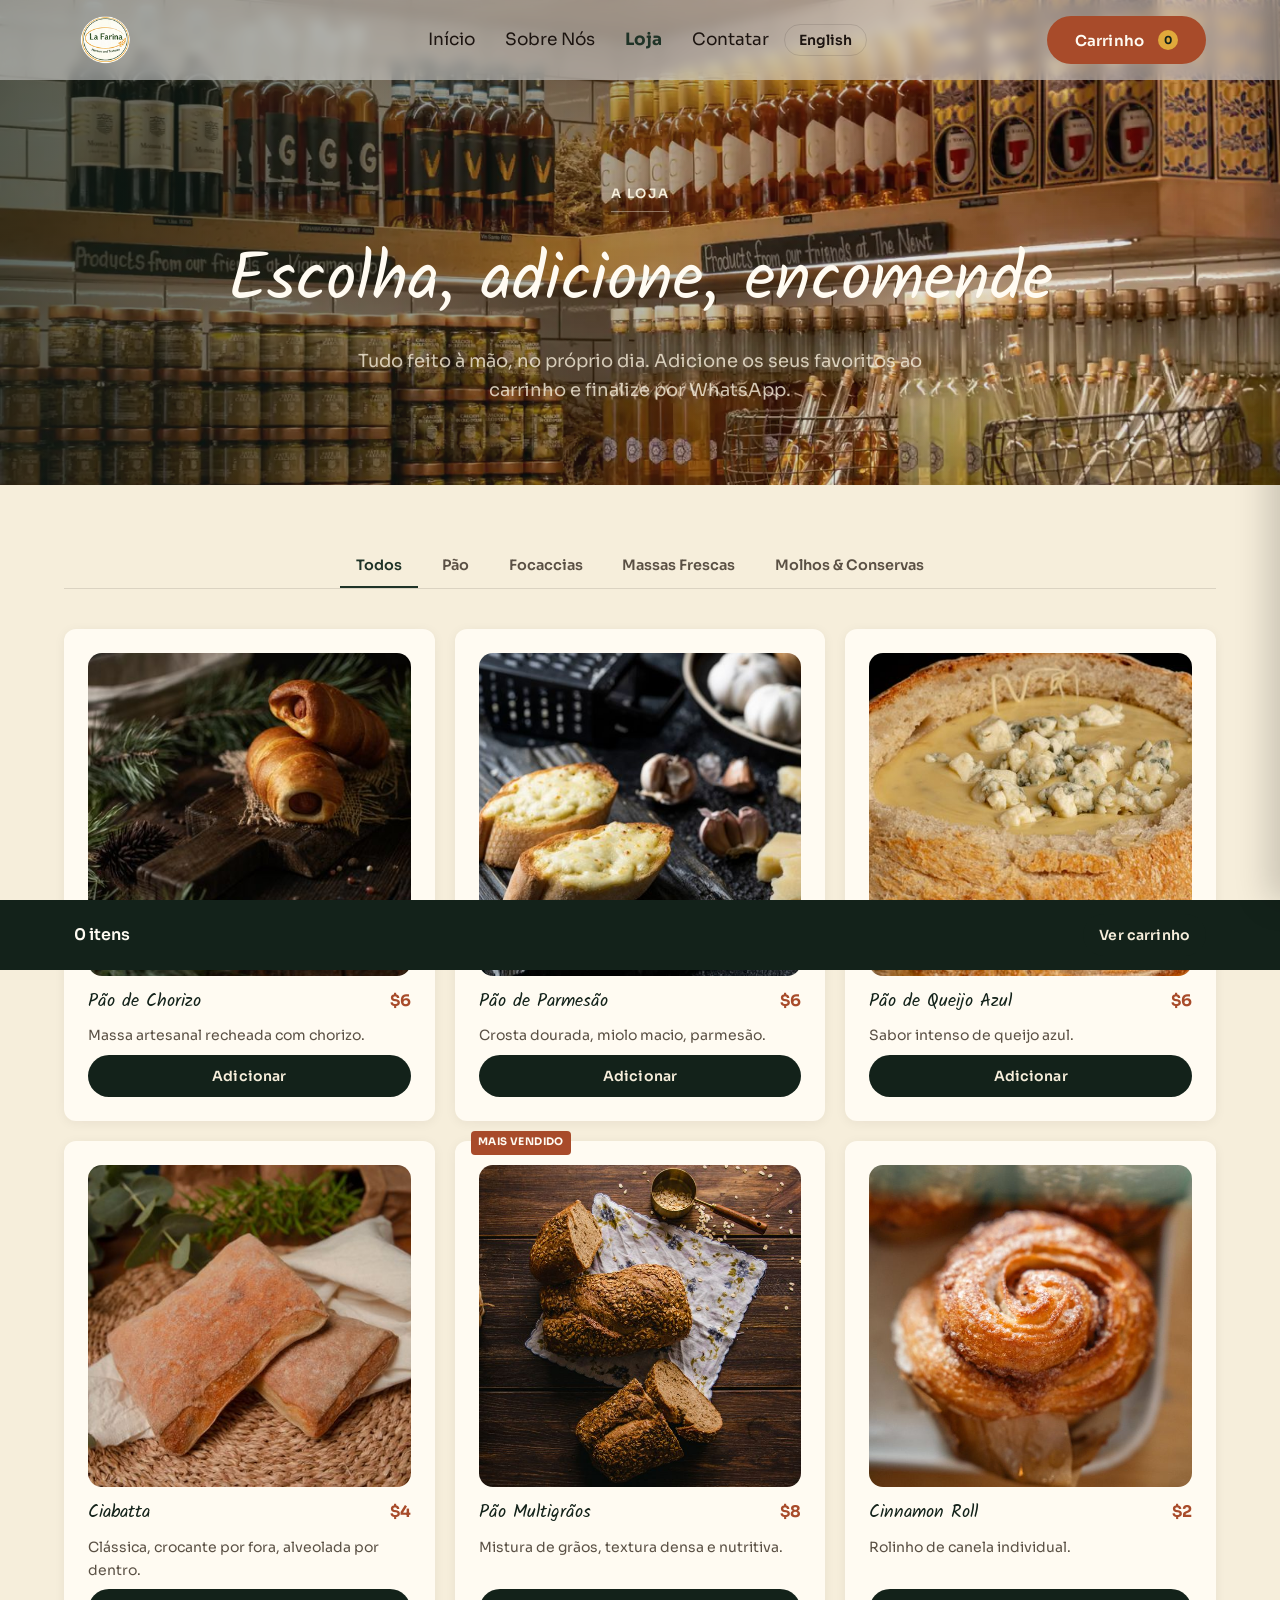
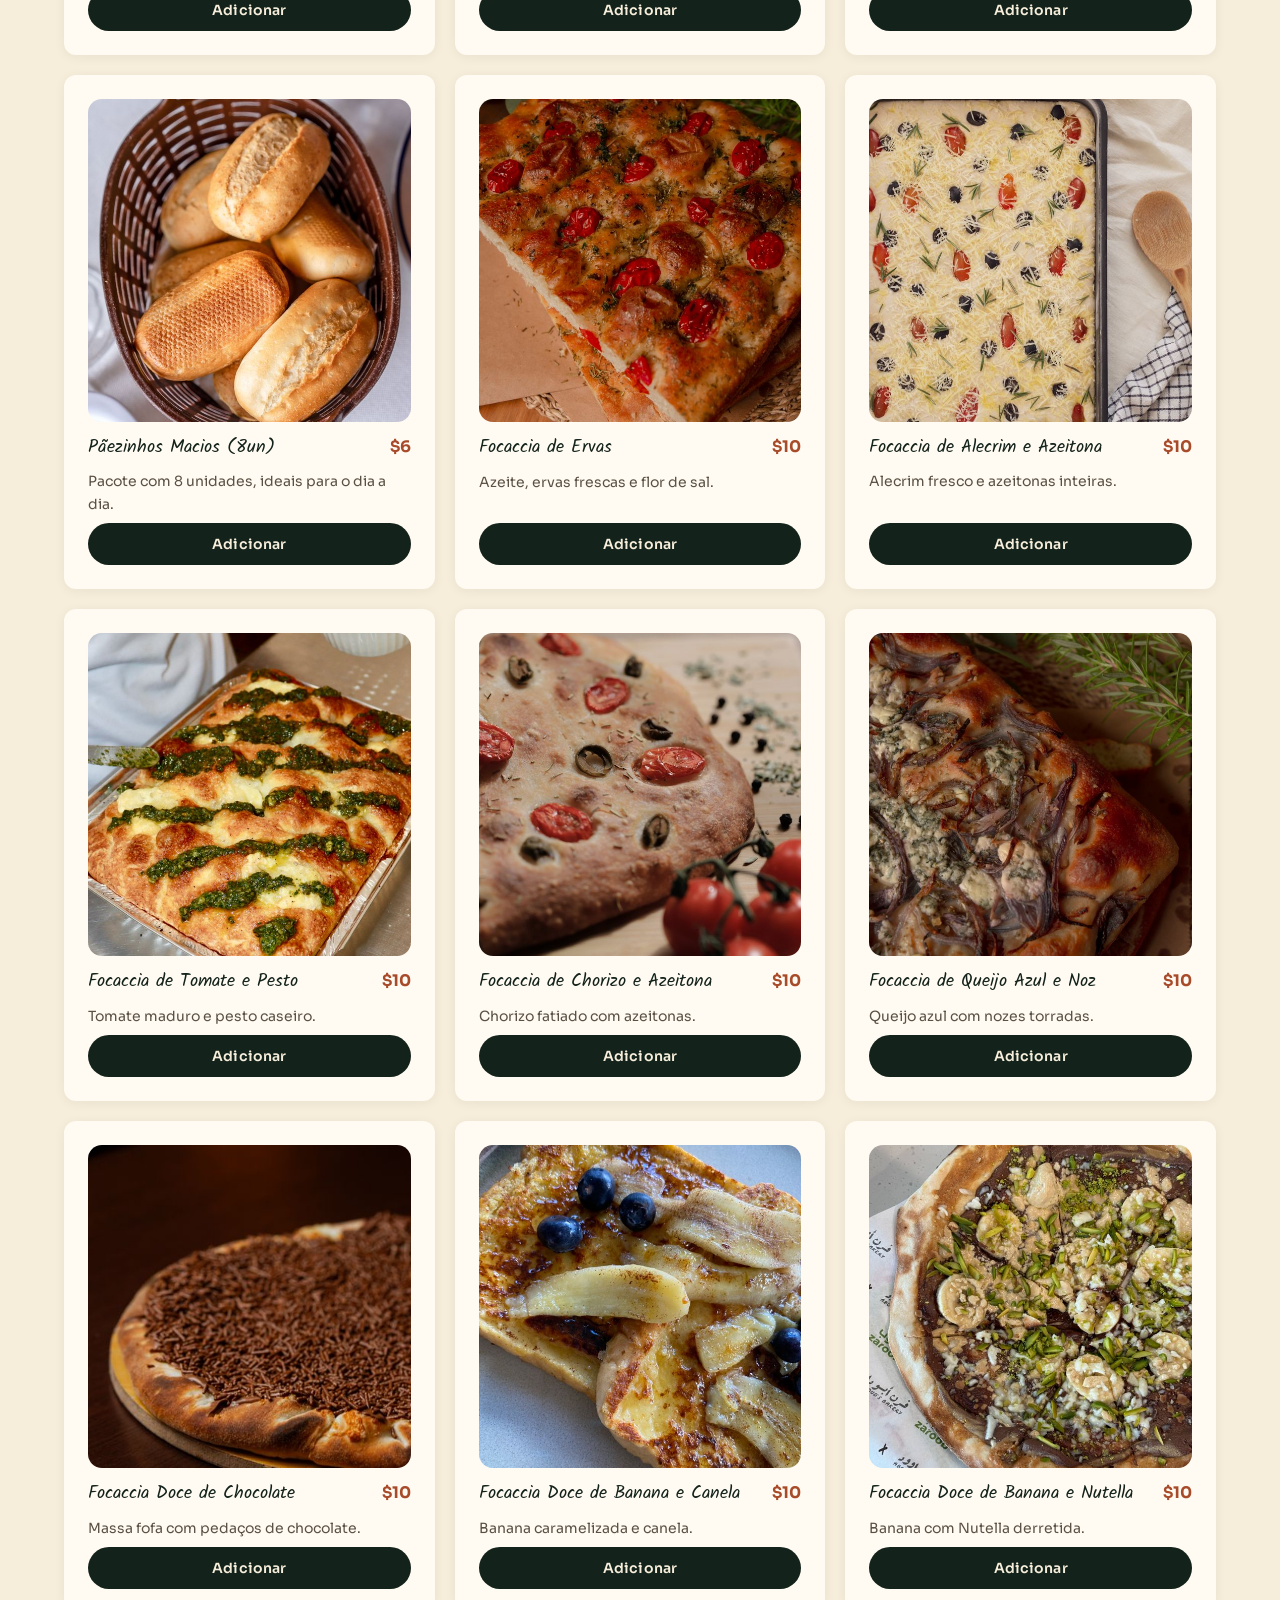
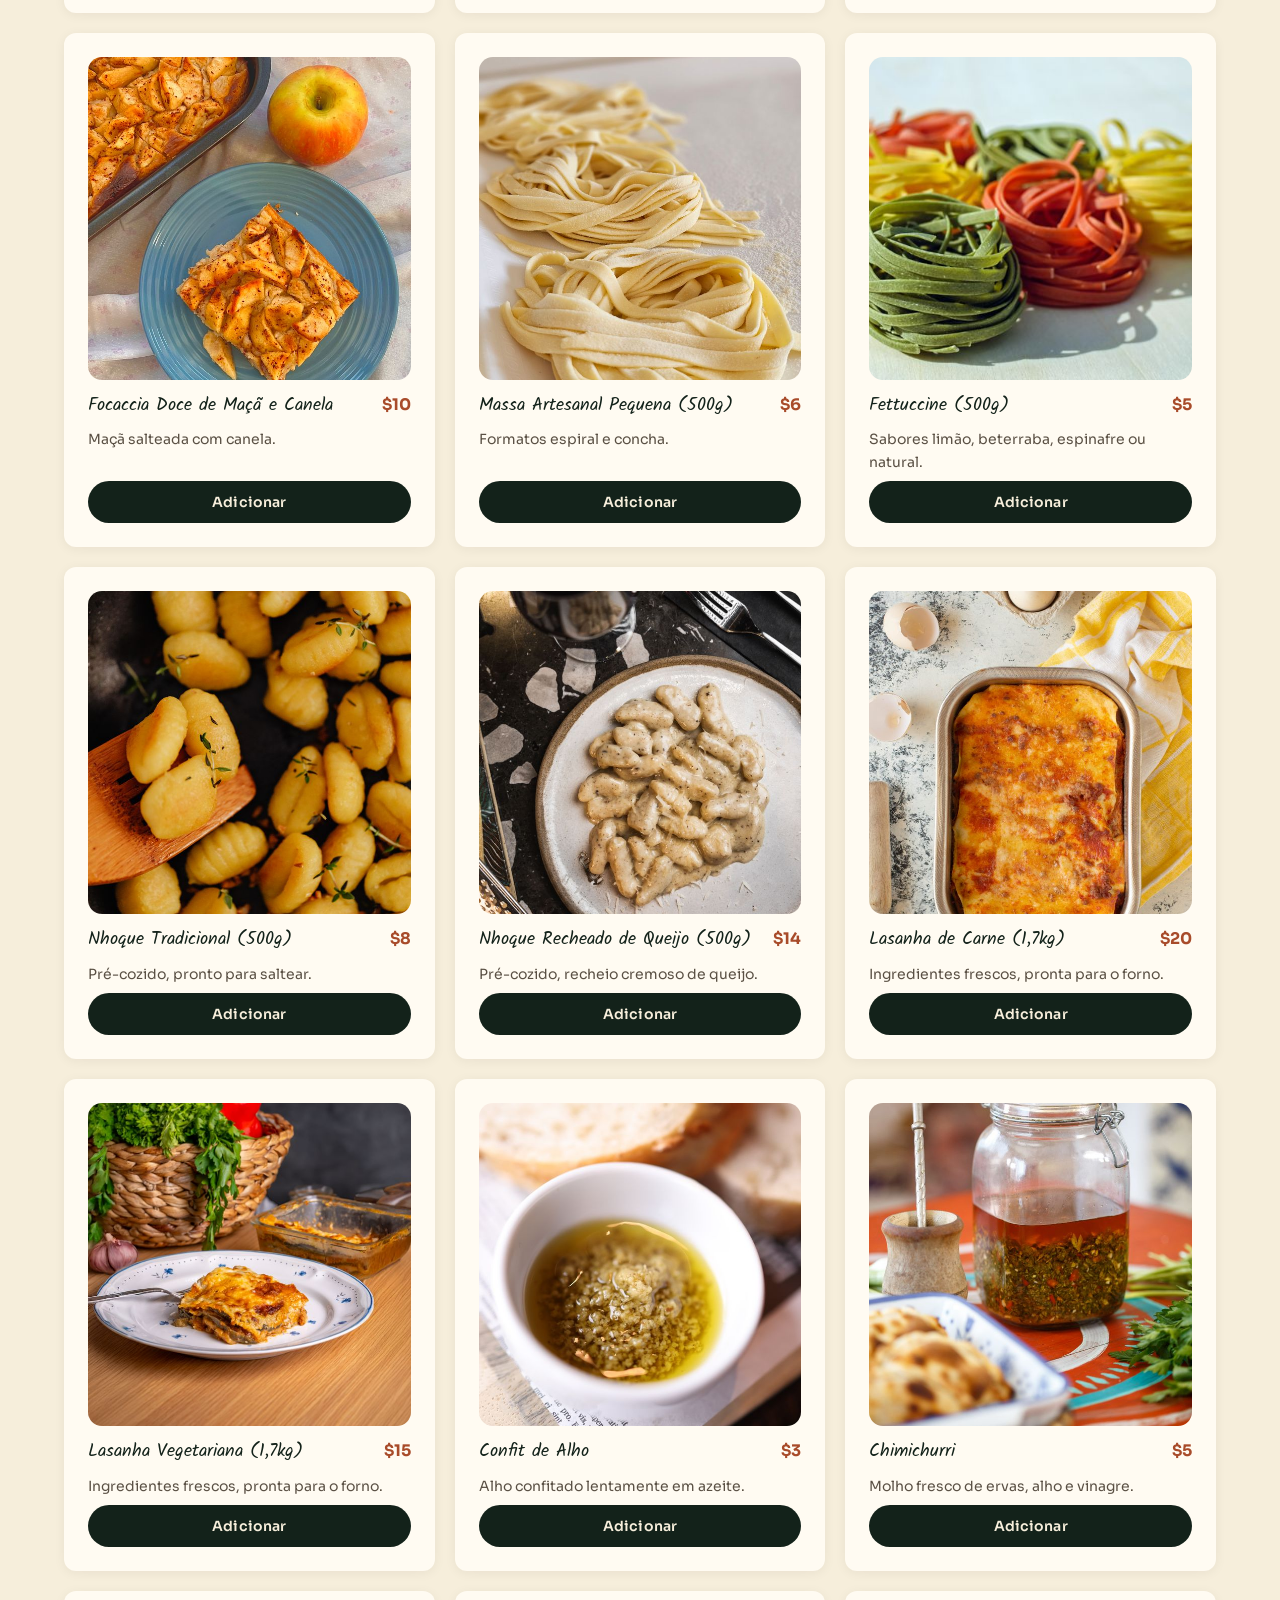
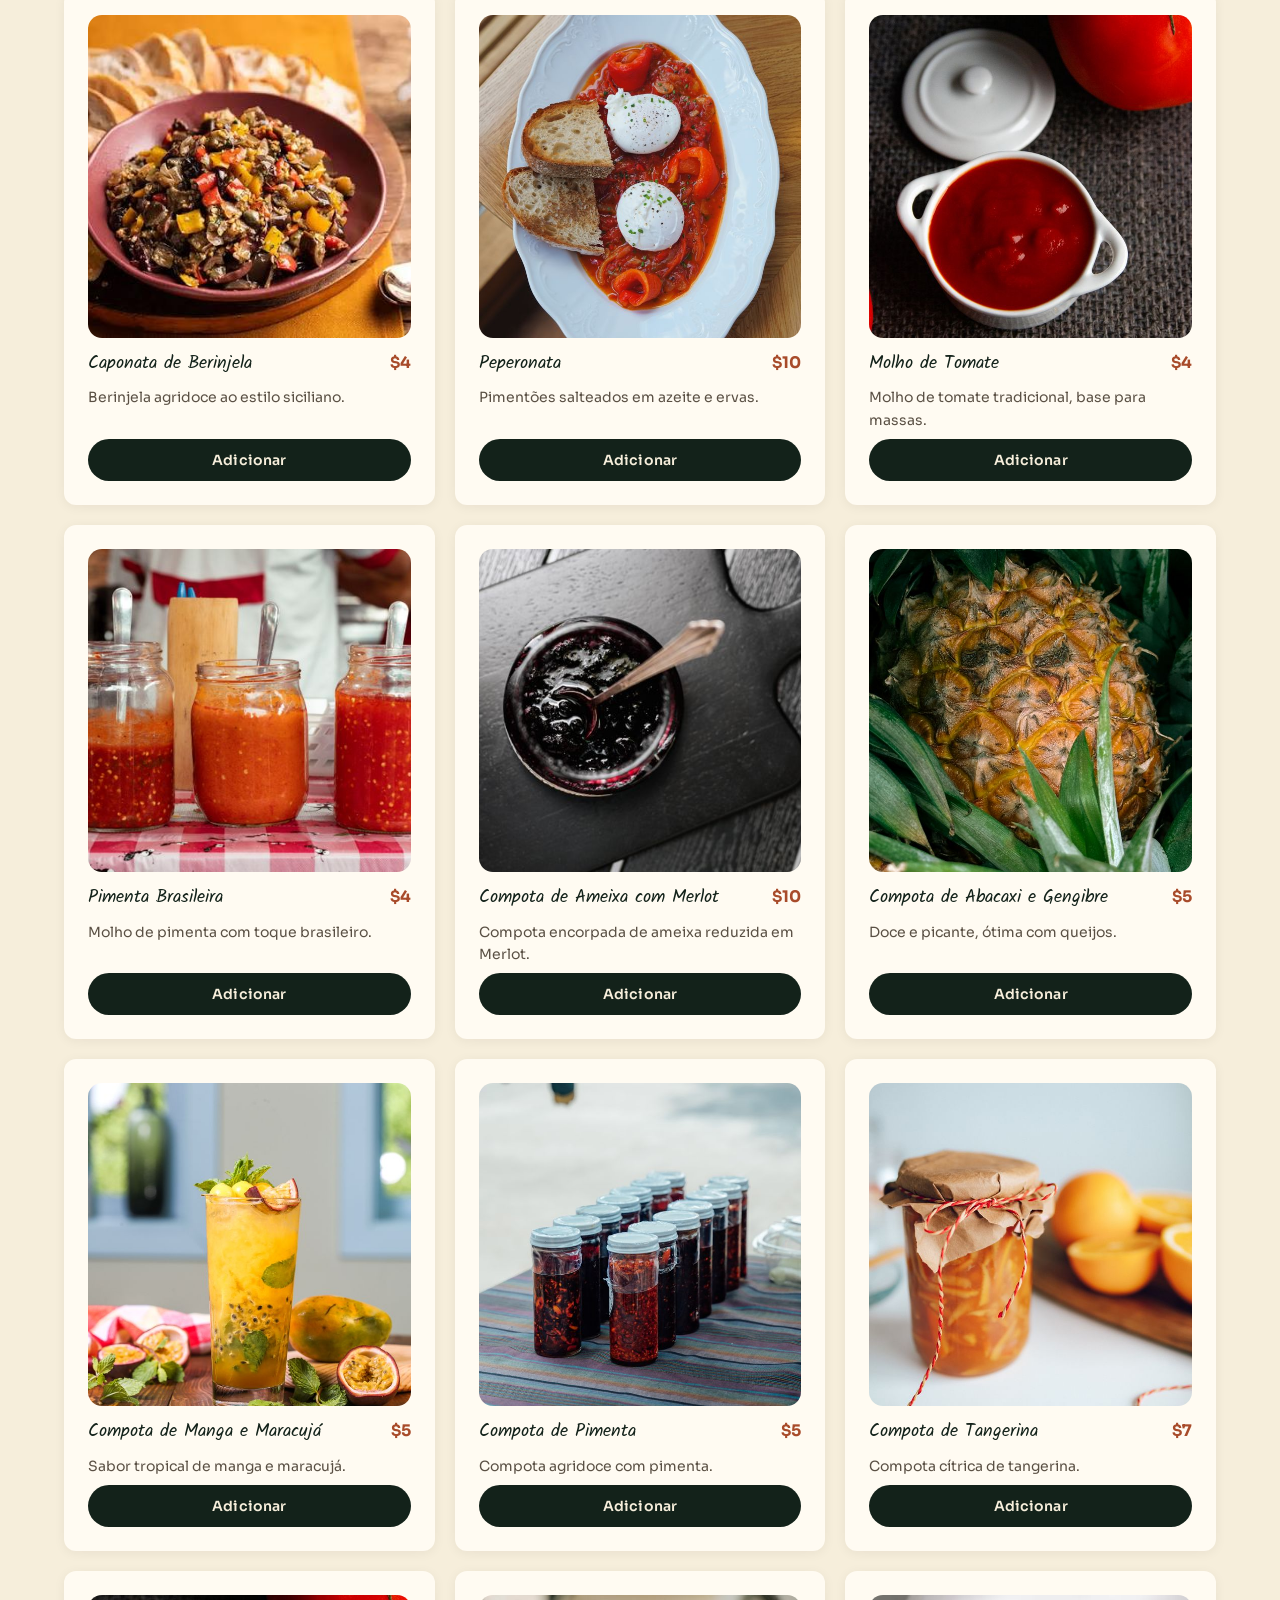
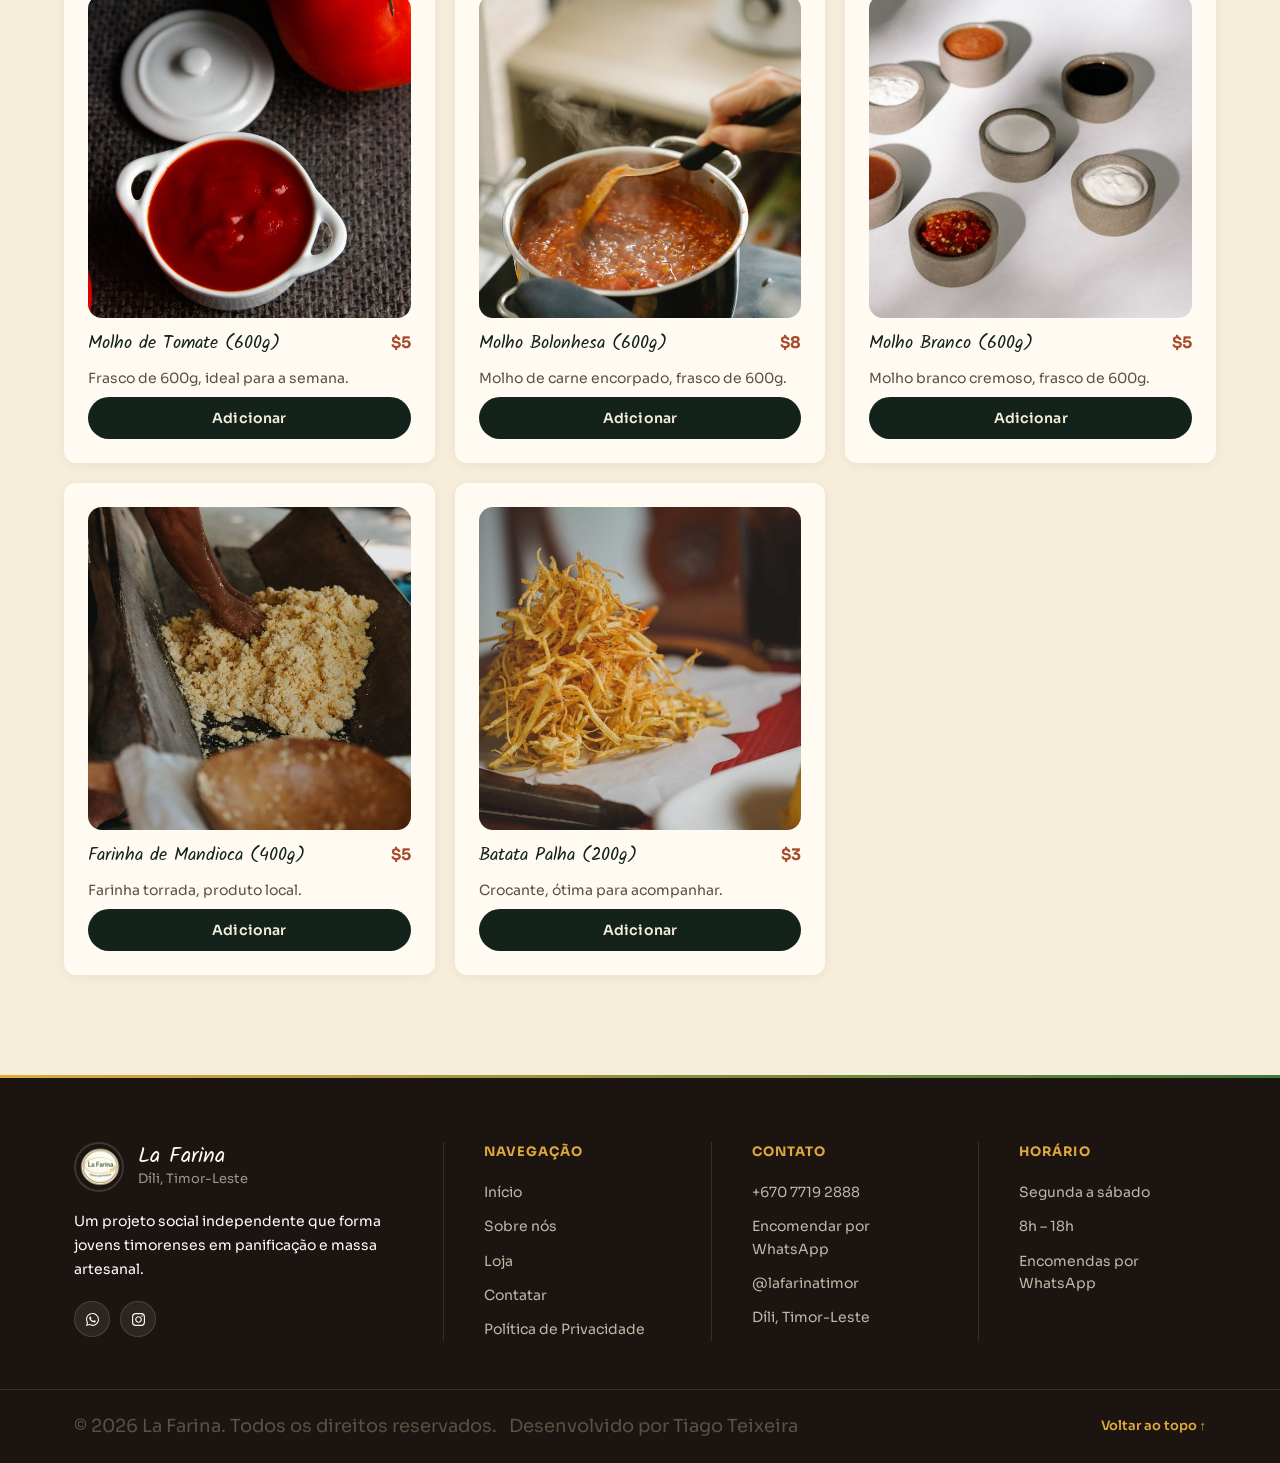
<file: shop.html>
<!doctype html>
<html lang="pt-BR">
  <head>
    <meta charset="UTF-8" />
    <meta name="viewport" content="width=device-width, initial-scale=1.0, viewport-fit=cover" />
    <title>Loja — La Farina</title>
    <meta name="description" content="Pão artesanal, focaccias, massas frescas e conservas da La Farina. Escolha, adicione ao carrinho e encomende por WhatsApp." />
        <link rel="canonical" href="https://www.lafarina.tl/shop.html" />
    <link rel="alternate" hreflang="pt-BR" href="https://www.lafarina.tl/shop.html" />
    <link rel="alternate" hreflang="en" href="https://www.lafarina.tl/shop-en.html" />
    <link rel="alternate" hreflang="x-default" href="https://www.lafarina.tl/shop.html" />

    <meta property="og:type" content="website" />
    <meta property="og:title" content="Loja — La Farina" />
    <meta property="og:description" content="Pão artesanal, focaccias, massas frescas e conservas. Escolha, adicione ao carrinho e encomende por WhatsApp." />
    <meta property="og:image" content="https://tiagovskicode.github.io/La-Farina/logo.png" />

    <link rel="stylesheet" href="style.css" />
        <link rel="icon" href="icons/favicon.ico" sizes="any" />
    <link rel="icon" href="icons/icon-192.png" type="image/png" sizes="192x192" />
    <link rel="apple-touch-icon" href="icons/apple-touch-icon.png" />
    <link rel="manifest" href="manifest.json" />
    <meta name="theme-color" content="#13221A" />
    <meta name="apple-mobile-web-app-title" content="La Farina" />

    <link rel="preconnect" href="https://fonts.googleapis.com" />
    <link rel="preconnect" href="https://fonts.gstatic.com" crossorigin />
    <link rel="preload" as="style" href="https://fonts.googleapis.com/css2?family=Kalam:wght@300;400;700&family=Sora:wght@100..800&display=swap" onload="this.onload=null;this.rel='stylesheet'" />
    <noscript><link rel="stylesheet" href="https://fonts.googleapis.com/css2?family=Kalam:wght@300;400;700&family=Sora:wght@100..800&display=swap" /></noscript>

    <script type="application/ld+json">
    {
      "@context": "https://schema.org",
      "@type": "Bakery",
      "name": "La Farina",
      "image": "https://tiagovskicode.github.io/La-Farina/logo.png",
      "url": "https://tiagovskicode.github.io/La-Farina/",
      "telephone": "+670 7719 2888",
      "priceRange": "$",
      "servesCuisine": "Italiana",
      "address": {
        "@type": "PostalAddress",
        "addressLocality": "Díli",
        "addressCountry": "TL"
      },
      "openingHoursSpecification": {
        "@type": "OpeningHoursSpecification",
        "dayOfWeek": ["Monday", "Tuesday", "Wednesday", "Thursday", "Friday", "Saturday"],
        "opens": "08:00",
        "closes": "18:00"
      },
      "sameAs": [
        "https://www.instagram.com/lafarinatimor/"
      ],
      "description": "Projeto social independente que forma jovens timorenses em panificação e massa artesanal, com pão, focaccias e massas frescas em Díli, Timor-Leste."
    }
    </script>
  </head>

  <body>
    <header class="header" id="topo">
      <div class="header-container">
        <button class="nav-toggle" id="navToggle" type="button" aria-label="Abrir menu" aria-expanded="false" aria-controls="mainNav">
          <span></span><span></span><span></span>
        </button>
        <div class="logo">
          <a href="index.html"><img src="logo.png" alt="La Farina Logo" /></a>
        </div>
        <nav class="nav-bar" id="mainNav">
          <a href="index.html"><i class="fas fa-house"></i>Início</a>
          <a href="about.html"><i class="fas fa-circle-info"></i>Sobre Nós</a>
          <a href="shop.html" class="active"><i class="fas fa-store"></i>Loja</a>
          <a href="contact.html"><i class="fas fa-comment-dots"></i>Contatar</a>
          <a class="lang-switch" href="shop-en.html" hreflang="en" lang="en"><i class="fas fa-globe"></i>English</a>
        </nav>
        <div class="header-actions">
          <button class="order-button" id="abrirCarrinhoTopo" type="button">
            Carrinho <span id="contadorTopo" class="contador-badge">0</span>
          </button>
        </div>
      </div>
    </header>

    <main>
            <section class="page-hero page-hero--shop">
        <span class="hero-badge">A Loja</span>
        <h1>Escolha, adicione, encomende</h1>
        <p>Tudo feito à mão, no próprio dia. Adicione os seus favoritos ao carrinho e finalize por WhatsApp.</p>
      </section>

            <section class="loja">
        <div class="loja-inner">

          <div class="tabs" id="tabs" role="tablist" aria-label="Categorias de produtos">
            <button class="tab active" data-cat="todos" role="tab" aria-selected="true">Todos</button>
            <button class="tab" data-cat="pao" role="tab" aria-selected="false">Pão</button>
            <button class="tab" data-cat="focaccia" role="tab" aria-selected="false">Focaccias</button>
            <button class="tab" data-cat="massas" role="tab" aria-selected="false">Massas Frescas</button>
            <button class="tab" data-cat="molhos" role="tab" aria-selected="false">Molhos &amp; Conservas</button>
          </div>

          <span class="sr-only" role="status">Carregando produtos…</span>
          <div class="product-grid product-grid--todos" id="productGrid">
                        <div class="card produto-card skeleton-card" aria-hidden="true">
              <div class="skeleton-block skeleton-img"></div>
              <div class="card-top">
                <div class="skeleton-block skeleton-line skeleton-line--name"></div>
                <div class="skeleton-block skeleton-line skeleton-line--price"></div>
              </div>
              <div class="skeleton-block skeleton-line skeleton-line--desc"></div>
              <div class="skeleton-block skeleton-line skeleton-line--desc-short"></div>
              <div class="skeleton-block skeleton-btn"></div>
            </div>
            <div class="card produto-card skeleton-card" aria-hidden="true">
              <div class="skeleton-block skeleton-img"></div>
              <div class="card-top">
                <div class="skeleton-block skeleton-line skeleton-line--name"></div>
                <div class="skeleton-block skeleton-line skeleton-line--price"></div>
              </div>
              <div class="skeleton-block skeleton-line skeleton-line--desc"></div>
              <div class="skeleton-block skeleton-line skeleton-line--desc-short"></div>
              <div class="skeleton-block skeleton-btn"></div>
            </div>
            <div class="card produto-card skeleton-card" aria-hidden="true">
              <div class="skeleton-block skeleton-img"></div>
              <div class="card-top">
                <div class="skeleton-block skeleton-line skeleton-line--name"></div>
                <div class="skeleton-block skeleton-line skeleton-line--price"></div>
              </div>
              <div class="skeleton-block skeleton-line skeleton-line--desc"></div>
              <div class="skeleton-block skeleton-line skeleton-line--desc-short"></div>
              <div class="skeleton-block skeleton-btn"></div>
            </div>
            <div class="card produto-card skeleton-card" aria-hidden="true">
              <div class="skeleton-block skeleton-img"></div>
              <div class="card-top">
                <div class="skeleton-block skeleton-line skeleton-line--name"></div>
                <div class="skeleton-block skeleton-line skeleton-line--price"></div>
              </div>
              <div class="skeleton-block skeleton-line skeleton-line--desc"></div>
              <div class="skeleton-block skeleton-line skeleton-line--desc-short"></div>
              <div class="skeleton-block skeleton-btn"></div>
            </div>
          </div>
        </div>
      </section>

            <div class="cart-bar" id="cartBar">
        <div class="cart-bar-row">
          <span id="cartSummary">0 itens</span>
          <button class="button button--sm" id="cartAbrirBtn" type="button" style="width:auto;">Ver carrinho</button>
        </div>
      </div>
    </main>

        <div class="cart-overlay" id="cartOverlay"></div>
    <aside class="cart-panel" id="cartPanel" aria-label="Carrinho de compras">
      <div class="cart-panel-header">
        <h2>O seu carrinho</h2>
        <button class="cart-fechar" id="cartFecharBtn" aria-label="Fechar carrinho" type="button">&times;</button>
      </div>

      <div class="cart-panel-lista" id="cartLista">
        <p class="cart-vazio" id="cartVazioMsg">O seu carrinho está vazio. Vá à loja e adicione os seus favoritos!</p>
      </div>

            <div class="cart-recomendacoes" id="cartRecomendacoes"></div>

      <div class="cart-panel-footer">
        <div class="cart-total-row">
          <span>Total</span>
          <span id="cartTotal">$0</span>
        </div>
        <button class="button button--accent" id="cartCheckout" type="button" style="width:100%; justify-content:center;">
          Finalizar no WhatsApp
        </button>
      </div>
    </aside>

    <footer class="main-footer">

      <div class="footer-content">
        <div class="footer-brand">
          <div class="brand-header">
            <img src="logo.png" alt="La Farina Logo" class="brand-logo" loading="lazy" />
            <div class="brand-name-block">
              <span class="brand-name">La Farina</span>
              <span class="brand-location">Díli, Timor-Leste</span>
            </div>
          </div>

          <p class="brand-description">
            Um projeto social independente que forma jovens timorenses
            em panificação e massa artesanal.
          </p>

          <div class="social-icons">
            <a href="https://wa.me/67077192888" class="social-icon whatsapp" target="_blank" rel="noopener" aria-label="WhatsApp"><i class="fab fa-whatsapp"></i></a>
            <a href="https://www.instagram.com/lafarinatimor/" class="social-icon instagram" target="_blank" rel="noopener" aria-label="Instagram"><i class="fab fa-instagram"></i></a>
          </div>
        </div>

        <div class="footer-links-col">
          <h3>Navegação</h3>
          <ul>
            <li><a href="index.html">Início</a></li>
            <li><a href="about.html">Sobre nós</a></li>
            <li><a href="shop.html">Loja</a></li>
            <li><a href="contact.html">Contatar</a></li>
            <li><a href="privacy.html">Política de Privacidade</a></li>
          </ul>
        </div>

        <div class="footer-links-col">
          <h3>Contato</h3>
          <ul>
            <li><a href="tel:+67077192888">+670 7719 2888</a></li>
            <li><a href="https://wa.me/67077192888" target="_blank" rel="noopener">Encomendar por WhatsApp</a></li>
            <li><a href="https://www.instagram.com/lafarinatimor/" target="_blank" rel="noopener">@lafarinatimor</a></li>
            <li>Díli, Timor-Leste</li>
          </ul>
        </div>

        <div class="footer-links-col">
          <h3>Horário</h3>
          <ul>
            <li>Segunda a sábado</li>
            <li>8h &ndash; 18h</li>
            <li>Encomendas por WhatsApp</li>
          </ul>
        </div>
      </div>

      <div class="footer-bottom">
        <div class="footer-bottom-content">
          <p>&copy; 2026 La Farina. Todos os direitos reservados.</p>
          <p>Desenvolvido por Tiago Teixeira</p>
          <a href="#topo" class="voltar-topo">Voltar ao topo ↑</a>
        </div>
      </div>
    </footer>

    <script src="products.js" defer></script>
    <script src="script.js" defer></script>
  </body>
</html>
</file>
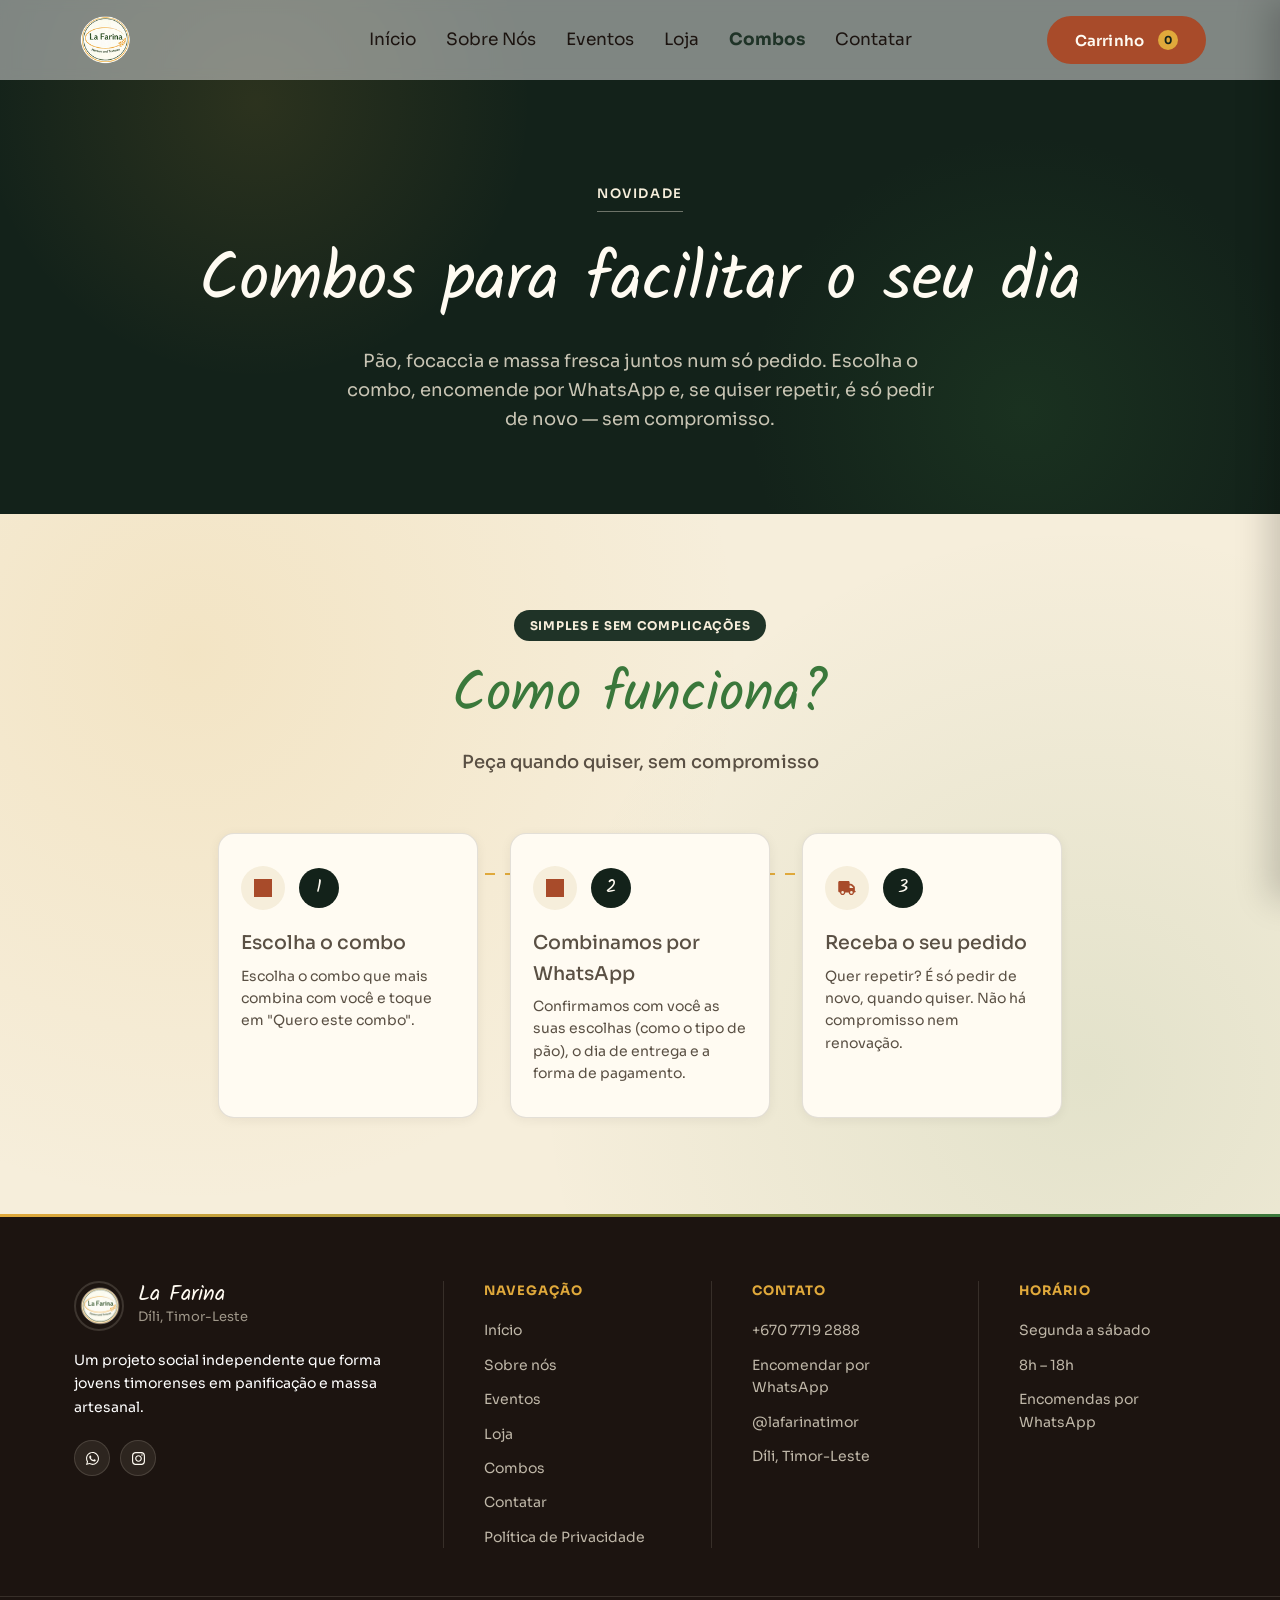
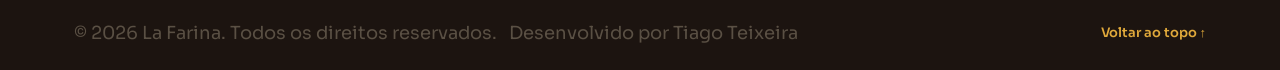
<file: subscription.html>
<!doctype html>
<html lang="pt-BR">
  <head>
    <meta charset="UTF-8" />
    <meta name="viewport" content="width=device-width, initial-scale=1.0" />
    <title>Combos — La Farina</title>
    <meta name="robots" content="noindex" />
    <link rel="canonical" href="https://www.lafarina.tl/combos.html" />
    <meta http-equiv="refresh" content="0; url=combos.html" />
  </head>
  <body>
    <p><a href="combos.html">Ir para os combos</a></p>
  </body>
</html>
</file>
<file: style.css>
:root{
    --cream:          #F6EEDB;
  --paper:          #FFFBF2;
  --gold:           #E0A93B;
  --gold-deep:      #B9821F;
  --green-lafarina: #3A783B;
  --forest:         #1F3327;
  --forest-deep:    #13221A;
  --rust:           #A84B2A;
  --rust-deep:      #8A3C20;
  --ink:            #1C1410;
  --ink-soft:       #5A5044;
  --line:           rgba(28,20,16,0.12);

    --font-display: 'Kalam', cursive;
  --font-body:    'Sora', sans-serif;

    --radius-lg: 26px;
  --radius-md: 16px;
  --radius-sm: 10px;
  --shadow-card: 0 2px 12px rgba(28,20,16,0.06);

    --content-width: 1180px;
}

*{
  margin: 0;
  padding: 0;
  box-sizing: border-box;
  text-decoration: none;
  scrollbar-width: none;
}

html{
  scroll-behavior: smooth;
  scroll-padding-top: 92px;
  -webkit-text-size-adjust: 100%;
  text-size-adjust: 100%;
}

body{ overflow-x: clip; }

button,
a,
.tab{
  -webkit-tap-highlight-color: transparent;
  touch-action: manipulation;
}

a:focus-visible,
button:focus-visible,
input:focus-visible,
[tabindex]:focus-visible{
  outline: 2px solid var(--gold);
  outline-offset: 3px;
  border-radius: 4px;
}

body{
  background: var(--cream);
  color: var(--ink);
  font-family: var(--font-body);
  line-height: 1.6;
}

img{ max-width: 100%; display: block; }
a{ color: inherit; font-family: var(--font-body); }
button{ font-family: var(--font-body); border: none; cursor: pointer; background: none; }
ul{ list-style: none; }

h1{ font-family: var(--font-display); font-weight: 400; color: var(--green-lafarina); }
h2{ font-family: var(--font-display); font-weight: 400; color: var(--green-lafarina); }
h3{ font-family: var(--font-display); font-weight: 400; color: var(--forest-deep); }

p{
  font-family: var(--font-body);
  font-size: 18px;
  color: var(--ink-soft);
}

.button,
.order-button{
  display: inline-flex;
  align-items: center;
  justify-content: center;
  gap: 10px;
  padding: 14px 28px;
  border-radius: 999px;
  font-weight: 600;
  font-size: 15px;
  letter-spacing: .01em;
  white-space: nowrap;
  transition: background-color .2s ease, border-color .2s ease, color .2s ease;
}

.button::after{
  display: inline-block;
  transition: transform .25s ease;
}
.button:hover::after{
  transform: translateX(4px);
}
@media (prefers-reduced-motion: reduce){
  .button:hover::after{ transform: none; }
}

.button{
  background-color: var(--forest-deep);
  color: var(--cream);
}
.button:hover{
  background-color: var(--forest);
}

.button--accent{
  background-color: var(--rust);
  color: var(--paper);
}
.button--accent:hover{
  background-color: var(--rust-deep);
}

.order-button{
  background-color: var(--rust);
  color: var(--paper);
}
.order-button:hover{
  background-color: var(--rust-deep);
}

.button--sm{
  width: 100%;
  margin-top: auto;
  padding: 12px 16px;
  font-size: 14px;
  white-space: normal;
  box-shadow: none;
}
.button--sm:hover{
  color: var(--rust);
  transform: none;
  transition: color .2s ease;
}

.header{
  position: fixed;
  top: 0;
  left: 0;
  z-index: 1000;
  width: 100%;
  height: 80px;
  background-color: rgba(217,217,217,0.55);
  -webkit-backdrop-filter: blur(6px);
  backdrop-filter: blur(6px);
}

.header-container{
  max-width: var(--content-width);
  height: 100%;
  margin: 0 auto;
  padding: 0 24px;
  display: grid;
  grid-template-columns: 1fr auto 1fr;
  align-items: center;
  gap: 16px;
}

.logo{ justify-self: start; }
.logo img{ width: 60px; height: auto; }

.nav-bar{
  display: flex;
  align-items: center;
  justify-self: center;
}

.header-actions{
  display: flex;
  align-items: center;
  gap: 14px;
  justify-self: end;
}

.nav-bar a{
  padding: 0 15px;
  font-size: 17px;
  color: var(--ink);
  transition: color .3s ease;
}
.nav-bar a:hover{ color: var(--forest); }
.nav-bar a.active{
  color: var(--forest);
  font-weight: 700;
}
.nav-bar a i{ display: none; }

.nav-toggle{
  display: none;
  flex-direction: column;
  justify-content: center;
  align-items: center;
  gap: 5px;
  width: 42px;
  height: 42px;
  border-radius: 999px;
  flex-shrink: 0;
  background-color: rgba(28,20,16,0.05);
  transition: background-color .25s ease;
}
.nav-toggle:hover{ background-color: rgba(28,20,16,0.1); }
.nav-toggle span{
  display: block;
  width: 20px;
  height: 2px;
  background: var(--ink);
  border-radius: 2px;
  transition: transform .25s ease, opacity .2s ease, background-color .25s ease;
}
.nav-toggle.open{ background-color: var(--rust); }
.nav-toggle.open span{ background-color: var(--paper); }
.nav-toggle.open span:nth-child(1){ transform: translateY(7px) rotate(45deg); }
.nav-toggle.open span:nth-child(2){ opacity: 0; }
.nav-toggle.open span:nth-child(3){ transform: translateY(-7px) rotate(-45deg); }

.hero{
  position: relative;
  min-height: 100vh;
  min-height: 100svh;
  display: flex;
  align-items: center;
  padding: 0 18vw;
  background-image:
    linear-gradient(100deg, rgba(19,34,26,.72) 0%, rgba(19,34,26,.38) 42%, rgba(19,34,26,.12) 70%),
    url('img/background-2.jpg');
  background-size: cover;
  background-position: center;
  overflow: hidden;
}

.hero-content{
  position: relative;
  z-index: 1;
  animation: hero-rise .7s ease both;
}
@keyframes hero-rise{
  from{ opacity: 0; transform: translateY(16px); }
  to{ opacity: 1; transform: translateY(0); }
}

.hero-badge{
  display: inline-flex;
  align-items: center;
  gap: 8px;
  margin-bottom: 20px;
  padding-bottom: 6px;
  border-bottom: 1px solid rgba(246,238,219,.4);
  color: var(--gold);
  font-family: var(--font-body);
  font-weight: 600;
  font-size: 13px;
  letter-spacing: .12em;
  text-transform: uppercase;
}

.hero-content h2{
  font-family: var(--font-body);
  font-weight: 700;
  font-size: 22px;
  color: var(--cream);
  margin-bottom: 6px;
}

.hero-content h1{
  font-size: clamp(4.5rem, 11vw, 8.5rem);
  line-height: .95;
  color: var(--green-lafarina);
  text-shadow: 0 4px 18px rgba(0,0,0,.35);
  margin-bottom: 18px;
}

.hero-content p{
  font-size: 19px;
  line-height: 1.6;
  color: rgba(246,238,219,.92);
  max-width: 560px;
  margin-bottom: 32px;
}

.hero-actions{
  display: flex;
  align-items: center;
  flex-wrap: wrap;
  gap: 24px;
}

.hero-link{
  font-weight: 600;
  font-size: 15px;
  color: var(--cream);
  border-bottom: 1px solid transparent;
  transition: border-color .2s ease, color .2s ease;
}
.hero-link:hover{
  color: var(--gold);
  border-color: var(--gold);
}
.hero-link .seta{
  display: inline-block;
  transition: transform .25s ease;
}
.hero-link:hover .seta{
  transform: translateX(4px);
}

.scroll-cue{
  position: absolute;
  left: 50%;
  bottom: 36px;
  z-index: 1;
  display: flex;
  justify-content: center;
  width: 26px;
  height: 42px;
  padding-top: 8px;
  border: 2px solid rgba(246,238,219,.6);
  border-radius: 14px;
  transform: translateX(-50%);
}
.scroll-cue span{
  width: 4px;
  height: 8px;
  background: var(--gold);
  border-radius: 2px;
  animation: scroll-cue-move 1.6s ease infinite;
}
@keyframes scroll-cue-move{
  0%{ opacity: 1; transform: translateY(0); }
  70%{ opacity: 0; transform: translateY(14px); }
  100%{ opacity: 0; transform: translateY(0); }
}

@media (prefers-reduced-motion: reduce){
  .hero-content{ animation: none; }
  .scroll-cue span{ animation: none; }
}

.home-pilares{
  padding: 56px 5vw;
  background-color: var(--paper);
  border-bottom: 1px solid var(--line);
}
.home-pilares-grid{
  max-width: var(--content-width);
  margin: 0 auto;
  display: grid;
  grid-template-columns: repeat(4, 1fr);
  gap: 32px;
}
.home-pilar{
   text-align: center;
   padding-top: 20px;
}
.home-pilar-icone{
  display: inline-flex;
  align-items: center;
  justify-content: center;
  margin-bottom: 14px;
  font-size: 24px;
  filter: grayscale(.15);
}
.home-pilar h3{
  font-family: var(--font-body);
  font-weight: 700;
  font-size: 16px;
  color: var(--forest-deep);
  margin-bottom: 6px;
}
.home-pilar p{
  font-size: 14px;
  color: var(--ink-soft);
}

.about-pilares{
  padding: 56px 5vw;
  background-color: var(--paper);
  border-bottom: 1px solid var(--line);
}
.about-pilares-grid{
  max-width: var(--content-width);
  margin: 0 auto;
  display: grid;
  grid-template-columns: repeat(4, 1fr);
  gap: 32px;
}
.about-pilares-grid--3{ grid-template-columns: repeat(3, 1fr); }
.about-pilar{
  text-align: center;
}

.about-pilar h3{
  font-family: var(--font-body);
  font-weight: 700;
  font-size: 20px;
  color: var(--forest-deep);
  margin-bottom: 6px;
}

.about-pilar p{
  font-size: 14px;
  color: var(--ink-soft);
}

.contact-pilares{
  padding: 56px 5vw;
  background-color: var(--paper);
  border-bottom: 1px solid var(--line);
}
.contact-pilares-grid{
  max-width: var(--content-width);
  margin: 0 auto;
  display: grid;
  grid-template-columns: repeat(4, 1fr);
  gap: 32px;
}
.contact-pilares-grid--3{ grid-template-columns: repeat(3, 1fr); }

.contact-pilar{
  text-align: center;
}

.contact-pilar-icone{
  display: inline-flex;
  align-items: center;
  justify-content: center;
  width: 48px;
  height: 48px;
  margin-bottom: 14px;
  font-size: 20px;
  background-color: var(--cream);
  border-radius: 50%;
  color: var(--rust);
}
.contact-pilar h3{
  font-family: var(--font-body);
  font-weight: 700;
  font-size: 16px;
  color: var(--forest-deep);
  margin-bottom: 6px;
}
.contact-pilar p{
  font-size: 14px;
  color: var(--ink-soft);
}

.home-sobre{
  background-color: var(--cream);
  display: flex;
  justify-content: center;
  align-items: center;
  padding: 15vh 5vw;
}
.home-sobre-content{
  width: 100%;
  max-width: var(--content-width);
  display: flex;
  justify-content: space-around;
  align-items: center;
  gap: 100px;
}
.home-sobre-image{
  position: relative;
  width: 460px;
  height: 460px;
  flex-shrink: 0;
  background-color: #D9D9D9;
  border-radius: 15px;
}
.home-sobre-image img{
  width: 100%;
  height: 100%;
  object-fit: cover;
  border-radius: 15px;
}
.home-sobre-card{
  position: absolute;
  bottom: -20px;
  right: -20px;
  z-index: 1;
  padding: 10px 20px;
  background-color: var(--forest);
  color: var(--paper);
  font-size: 15px;
  font-weight: 600;
  text-align: left;
  border-radius: 12px;
  box-shadow: var(--shadow-card);
}
.home-sobre-text{ display: flex; flex-direction: column; }
.home-sobre-text h2{
  font-size: clamp(2.5rem, 5vw, 4.5rem);
  color: var(--green-lafarina);
  text-shadow: 0 2px 4px rgba(28,20,16,0.12);
  margin-bottom: 20px;
}
.home-sobre-text p{
  font-size: 18px;
  margin-bottom: 24px;
}
.home-sobre-text a.button{ align-self: flex-start; }

.about-story{
  background-color: var(--cream);
  display: flex;
  justify-content: center;
  align-items: center;
  padding: 15vh 5vw;
}
.about-story-content{
  width: 100%;
  max-width: var(--content-width);
  display: flex;
  justify-content: space-around;
  align-items: center;
  gap: 100px;
}
.about-story-image{
  position: relative;
  width: 460px;
  height: 460px;
  flex-shrink: 0;
  background-color: #D9D9D9;
  border-radius: 15px;
}
.about-story-image img{
  width: 100%;
  height: 100%;
  object-fit: cover;
  border-radius: 15px;
}
.about-story-card{
  position: absolute;
  bottom: 24px;
  left: -18px;
  z-index: 1;
  padding: 10px 20px;
  background-color: var(--forest);
  color: var(--paper);
  font-size: 15px;
  font-weight: 600;
  text-align: left;
  border-radius: 12px;
  box-shadow: var(--shadow-card);
}
.about-story-text{ display: flex; flex-direction: column; }
.about-story-text h2{
  font-size: clamp(2.5rem, 2vw, 4.5rem);
  color: var(--green-lafarina);
  text-shadow: 0 2px 4px rgba(28,20,16,0.12);
  margin-bottom: 20px;
}
.about-story-text p{
  font-size: 18px;
  margin-bottom: 24px;
}
.about-story-text a.button{ align-self: flex-start; }

.privacy-content{
  width: 100%;
  max-width: 760px;
  margin: 0 auto;
}
.privacy-content h2{
  margin-top: 40px;
  margin-bottom: 10px;
  font-size: 22px;
}
.privacy-content h2:first-child{ margin-top: 0; }
.privacy-content p{
  color: var(--ink-soft);
  line-height: 1.7;
  margin: 0;
}

.massas{
  padding: 96px 5vw;
  background-image:
    linear-gradient(rgba(19, 34, 26, 0.65), rgba(19,34,26,.65)),
    url('img/background-2.jpg');
  background-size: cover;
  background-position: center;
  display: flex;
  flex-direction: column;
}

.massas-info{
  max-width: var(--content-width);
  margin: 0 auto;
  display: flex;
  flex-direction: column;
  align-items: center;
}

.massas-info h2{
  font-size: clamp(2.4rem, 5vw, 4rem);
  color: var(--paper);
  text-align: center;
  margin-bottom: 48px;
}

.cards{
  width: 100%;
  display: grid;
  grid-template-columns: repeat(4, 1fr);
  gap: 20px;
}

.card{
  width: 100%;
  display: flex;
  flex-direction: column;
  padding: 24px;
  background-color: var(--paper);
  border-radius: 12px;
  box-shadow: var(--shadow-card);
  transition: transform .2s ease, box-shadow .2s ease;
}
.card:hover{
  transform: translateY(-3px);
  box-shadow: 0 10px 24px rgba(28,20,16,0.10);
}

.card img{
  width: 100%;
  height: auto;
  aspect-ratio: 1 / 1;
  object-fit: cover;
  border-radius: 18px;
  margin-bottom: 16px;
  transition: transform .4s ease;
}
.card:hover img{
  transform: scale(1.04);
}

.card-info{
  display: flex;
  flex-direction: column;
  flex: 1;
  align-items: flex-start;
}

.card-info h3{ font-size: 22px; margin-bottom: 8px; }

.card-info p{
  font-size: 15px;
  margin-bottom: 16px;
}

.ver-loja-toda{ margin-top: 44px; }

.encomendar{
  padding: 96px 5vw;
  background-color: var(--cream);
  background-image: radial-gradient(circle at 15% 20%, rgba(224,169,59,.14), transparent 45%),
                     radial-gradient(circle at 85% 80%, rgba(58,120,59,.10), transparent 45%);
}

.encomendar-info{
  max-width: var(--content-width);
  margin: 0 auto;
  text-align: center;
}

.encomendar-eyebrow{
  display: inline-block;
  margin-bottom: 10px;
  padding: 6px 16px;
  background-color: var(--forest);
  color: var(--cream);
  font-family: var(--font-body);
  font-weight: 700;
  font-size: 12px;
  letter-spacing: .06em;
  text-transform: uppercase;
  border-radius: 999px;
}

.encomendar-info h2{
  font-size: clamp(2.4rem, 5vw, 3.5rem);
  margin-bottom: 8px;
}

.encomendar-info h3{
  font-family: var(--font-body);
  font-weight: 500;
  font-size: 18px;
  color: var(--ink-soft);
  margin-bottom: 56px;
}

.cards-encomendar{
  position: relative;
  display: flex;
  flex-wrap: wrap;
  align-items: stretch;
  justify-content: center;
  gap: 32px;
}

.cards-encomendar::before{
  content: '';
  position: absolute;
  top: 40px;
  left: 14%;
  right: 14%;
  height: 2px;
  background-image: repeating-linear-gradient(90deg, var(--gold) 0 10px, transparent 10px 20px);
  z-index: 0;
}

.cards-encomendar-info{
  position: relative;
  z-index: 1;
  display: flex;
  flex-direction: column;
  width: 260px;
  padding: 32px 22px;
  background-color: var(--paper);
  border: 1px solid var(--line);
  border-radius: var(--radius-md);
  box-shadow: var(--shadow-card);
  text-align: left;
  transition: transform .25s ease, box-shadow .25s ease;
}
.cards-encomendar-info:hover{
  transform: translateY(-6px);
  box-shadow: 0 18px 34px rgba(28,20,16,0.16);
}

.passo-topo{
  display: flex;
  align-items: center;
  gap: 14px;
  margin-bottom: 18px;
}

.passo-icone{
  display: inline-flex;
  align-items: center;
  justify-content: center;
  width: 44px;
  height: 44px;
  background-color: var(--cream);
  border-radius: 50%;
  font-size: 18px;
    color: var(--rust);
}

.step-number{
  display: inline-flex;
  align-items: center;
  justify-content: center;
  width: 40px;
  height: 40px;
  background-color: var(--forest-deep);
  color: var(--paper);
  font-family: var(--font-display);
  font-size: 18px;
  border-radius: 50%;
}

.cards-encomendar-info h3{
  font-size: 19px;
  margin-bottom: 6px;
}

.cards-encomendar-info p{
  font-size: 14px;
  color: var(--ink-soft);
}

.reviews{
  padding: 96px 5vw;
  background-color: var(--forest-deep);
}

.reviews-info{
  max-width: var(--content-width);
  margin: 0 auto;
  text-align: center;
}

.reviews-info h2{
  font-size: clamp(2.2rem, 4.5vw, 3.2rem);
  color: var(--paper);
  margin-bottom: 44px;
}

.cards-reviews{
  display: flex;
  flex-wrap: wrap;
  justify-content: center;
  gap: 24px;
}

.cards-reviews-info{
  display: flex;
  flex-direction: column;
  align-items: flex-start;
  width: 100%;
  max-width: 420px;
  padding: 32px;
  background-color: var(--paper);
  border-radius: var(--radius-md);
  text-align: left;
}

.review-icon{
  display: block;
  margin-bottom: 12px;
}
.review-icon img{
  width: 28px;
  height: 28px;
}

.cards-reviews-info p{ font-size: 15px; margin-bottom: 8px; }
.cards-reviews-info .button{ margin-top: 12px; align-self: flex-start; }

.home-contacto{
  position: relative;
  padding: 130px 5vw;
  text-align: center;
  background-image: url('img/img_contacto.jpg');
  background-size: cover;
  background-position: center;
  overflow: hidden;
}
.home-contacto::before{
  content: '';
  position: absolute;
  inset: 0;
  background: radial-gradient(circle at center, rgba(19,34,26,.25) 0%, rgba(19,34,26,.25) 75%),
              linear-gradient(180deg, rgba(19,34,26,.25), rgba(19,34,26,.25));
  z-index: 0;
}
.home-contacto::after{
  content: '';
  position: absolute;
  top: 50%;
  left: 50%;
  width: 620px;
  height: 620px;
  background: radial-gradient(circle, rgba(224,169,59,.22) 0%, transparent 70%);
  transform: translate(-50%, -50%);
  z-index: 0;
}
.home-contacto-info{
  position: relative;
  z-index: 1;
  max-width: 640px;
  margin: 0 auto;
}
.home-contacto-info h2{
  font-size: clamp(2.4rem, 5vw, 3.5rem);
  color: var(--paper);
  margin-bottom: 6px;
}
.home-contacto-info h3{
  font-family: var(--font-body);
  font-weight: 600;
  font-size: 18px;
  color: var(--gold);
  margin-bottom: 18px;
}
.home-contacto-info p{
  color: rgba(246,238,219,.85);
  margin-bottom: 32px;
}
.home-redes-sociais{
  display: flex;
  flex-wrap: wrap;
  justify-content: center;
  gap: 16px;
}
.home-redes-sociais .button i{ font-size: 18px; }

.contact-main{
  position: relative;
  padding: 130px 5vw;
  text-align: center;
  background-image: url('img/img_contacto.jpg');
  background-size: cover;
  background-position: center;
  overflow: hidden;
}
.contact-main::before{
  content: '';
  position: absolute;
  inset: 0;
  background: radial-gradient(circle at center, rgba(19,34,26,.25) 0%, rgba(19,34,26,.25) 75%),
              linear-gradient(180deg, rgba(19,34,26,.25), rgba(19,34,26,.25));
  z-index: 0;
}
.contact-main::after{
  content: '';
  position: absolute;
  top: 50%;
  left: 50%;
  width: 620px;
  height: 620px;
  background: radial-gradient(circle, rgba(224,169,59,.22) 0%, transparent 70%);
  transform: translate(-50%, -50%);
  z-index: 0;
}
.contact-info{
  position: relative;
  z-index: 1;
  max-width: 640px;
  margin: 0 auto;
}
.contact-info h2{
  font-size: clamp(2.4rem, 5vw, 3.5rem);
  color: var(--paper);
  margin-bottom: 6px;
}
.contact-info h3{
  font-family: var(--font-body);
  font-weight: 600;
  font-size: 18px;
  color: var(--gold);
  margin-bottom: 18px;
}
.contact-info p{
  color: rgba(246,238,219,.85);
  margin-bottom: 32px;
}
.contact-redes-sociais{
  display: flex;
  flex-wrap: wrap;
  justify-content: center;
  gap: 16px;
}
.contact-redes-sociais .button i{ font-size: 18px; }

.button--ghost{
  background-color: transparent;
  color: var(--cream);
  border: 1px solid rgba(246,238,219,.4);
}
.button--ghost:hover{
  background-color: rgba(246,238,219,.08);
  border-color: rgba(246,238,219,.7);
}

.button--instagram{
  background: linear-gradient(45deg, #FEDA75 0%, #FA7E1E 25%, #D62976 50%, #962FBF 75%, #4F5BD5 100%);
  color: var(--paper);
  transition: filter .2s ease;
}
.button--instagram:hover{
  background: linear-gradient(45deg, #FEDA75 0%, #FA7E1E 25%, #D62976 50%, #962FBF 75%, #4F5BD5 100%);
  filter: brightness(1.08);
}

.contact-telefone{
  margin-top: 24px;
  font-family: var(--font-display);
  font-size: 20px;
  color: var(--paper);
}

.main-footer{
  position: relative;
  background-color: var(--ink);
  color: rgba(246,238,219,.75);
}

.main-footer::before{
  content: '';
  display: block;
  height: 3px;
  background: linear-gradient(90deg, var(--gold), var(--green-lafarina));
}

.footer-cta{
  background-color: var(--forest-deep);
  border-bottom: 1px solid rgba(246,238,219,.1);
}
.footer-cta-inner{
  max-width: var(--content-width);
  margin: 0 auto;
  padding: 40px 24px;
  display: flex;
  align-items: center;
  justify-content: space-between;
  flex-wrap: wrap;
  gap: 20px;
}
.footer-cta h2{
  font-size: clamp(1.4rem, 3vw, 1.9rem);
  color: var(--paper);
  margin-bottom: 4px;
}
.footer-cta p{
  color: rgba(246,238,219,.75);
  font-size: 14px;
}

.footer-content{
  max-width: var(--content-width);
  margin: 0 auto;
  padding: 64px 24px 48px;
  display: grid;
  grid-template-columns: 1.3fr .9fr .9fr .9fr;
  gap: 40px;
}

.footer-links-col{
  padding-left: 40px;
  border-left: 1px solid rgba(246,238,219,.12);
}

.brand-header{
  display: flex;
  align-items: center;
  gap: 14px;
  margin-bottom: 18px;
}

.brand-logo{
  width: 50px;
  height: 50px;
  border-radius: 50%;
  object-fit: cover;
  border: 2px solid rgba(246,238,219,.15);
}

.brand-name-block{
  display: flex;
  flex-direction: column;
}

.brand-name{
  font-family: var(--font-display);
  font-size: 22px;
  color: var(--paper);
  line-height: 1.1;
}

.brand-location{
  font-size: 13px;
  color: rgba(246,238,219,.6);
}

.brand-description{
  color: #fff;
  max-width: 34ch;
  margin-bottom: 20px;
  font-size: 14px;
  line-height: 1.7;
}
.brand-description strong{ color: var(--paper); }

.social-icons{
  display: flex;
  gap: 10px;
}

.social-icon{
  display: inline-flex;
  align-items: center;
  justify-content: center;
  width: 36px;
  height: 36px;
  background: rgba(246,238,219,.08);
  border: 1px solid rgba(246,238,219,.14);
  border-radius: 50%;
  color: var(--paper);
  font-size: 15px;
  transition: background-color .2s ease, border-color .2s ease, transform .2s ease;
}
.social-icon:hover{
  background-color: var(--gold);
  border-color: var(--gold);
  color: var(--forest-deep);
  transform: translateY(-2px);
}

.footer-links-col h3{
  font-family: var(--font-body);
  font-weight: 700;
  font-size: 13px;
  letter-spacing: .08em;
  text-transform: uppercase;
  color: var(--gold);
  margin-bottom: 18px;
}

.footer-links-col ul{ display: flex; flex-direction: column; gap: 12px; }
.footer-links-col li{ font-size: 14px; }

.footer-links-col a{
  position: relative;
  display: inline-block;
  font-size: 14px;
  transition: color .2s ease;
}
.footer-links-col a::after{
  content: '';
  position: absolute;
  left: 0;
  bottom: -2px;
  width: 0;
  height: 1px;
  background-color: var(--gold);
  transition: width .2s ease;
}
.footer-links-col a:hover{ color: var(--paper); }
.footer-links-col a:hover::after{ width: 100%; }

.footer-bottom{
  border-top: 1px solid rgba(246,238,219,.12);
}

.footer-bottom-content{
  max-width: var(--content-width);
  margin: 0 auto;
  padding: 22px 24px;
  display: flex;
  align-items: center;
  justify-content: space-between;
  flex-wrap: wrap;
  gap: 12px;
  font-size: 13px;
}

.voltar-topo{
  margin-left: auto;
  font-weight: 600;
  font-size: 13px;
  color: var(--gold);
  transition: color .2s ease;
}
.voltar-topo:hover{ color: var(--paper); }

.page-hero{
    padding: clamp(120px, 24vw, 180px) 6vw clamp(48px, 10vw, 80px);
  text-align: center;
  background-color: var(--forest-deep);
  background-size: cover;
  background-image: radial-gradient(circle at 20% 20%, rgba(224,169,59,.12), transparent 25%),
                     radial-gradient(circle at 80% 80%, rgba(58,120,59,.18), transparent 25%);
}
.page-hero--about{
  background-image: linear-gradient(100deg, rgba(19,34,26,.72) 0%, rgba(19,34,26,.38) 42%, rgba(19,34,26,.12) 70%),
  url('img/pasta.jpg');
}

.page-hero--contact{
  background-image: linear-gradient(100deg, rgba(19,34,26,.72) 0%, rgba(19,34,26,.38) 42%, rgba(19,34,26,.12) 70%),
  url('img/assistence.jpg');
}
.page-hero--shop{
  background-image: linear-gradient(100deg, rgba(19,34,26,.72) 0%, rgba(19,34,26,.38) 42%, rgba(19,34,26,.12) 70%),
  url('img/pasta-shop.jpg');
}

.page-404{
  min-height: 70vh;
  min-height: 70svh;
  display: flex;
  flex-direction: column;
  align-items: center;
  justify-content: center;
  text-align: center;
  padding: 180px 6vw 100px;
  background-color: var(--forest-deep);
}
.page-404-numero{
  font-family: var(--font-display);
  font-size: clamp(5rem, 14vw, 9rem);
  line-height: 1;
  color: var(--gold);
  margin-bottom: 8px;
}
.page-404 h1{
  font-size: clamp(1.8rem, 4vw, 2.6rem);
  color: var(--cream);
  margin-bottom: 12px;
}
.page-404 p{
  max-width: 480px;
  color: rgba(246,238,219,.85);
  margin-bottom: 36px;
}
.page-404-actions{
  display: flex;
  align-items: center;
  flex-wrap: wrap;
  justify-content: center;
  gap: 24px;
}

.page-hero .hero-badge{
  color: var(--cream);
  margin-bottom: 16px;
}
.page-hero h1{
  font-size: clamp(2.6rem, 6vw, 4.2rem);
  color: var(--paper);
  margin-bottom: 12px;
}
.page-hero p{
  max-width: 46ch;
  margin: 0 auto;
  color: rgba(246,238,219,.8);
}

.missao{
  padding: 80px 5vw;
  text-align: center;
  background-color: var(--paper);
}
.missao-quote{
  max-width: 720px;
  margin: 0 auto 16px;
  font-family: var(--font-display);
  font-style: italic;
  font-size: clamp(1.5rem, 3vw, 2.2rem);
  line-height: 1.4;
  color: var(--forest-deep);
}
.missao-autor{
  font-weight: 600;
  font-size: 14px;
  color: var(--rust);
  text-transform: uppercase;
  letter-spacing: .06em;
}

.impacto{
  padding: 90px 5vw;
  background-color: var(--forest-deep);
  text-align: center;
}
.impacto-info{ margin-bottom: 48px; }
.impacto-info h2{
  color: var(--cream);
  font-size: clamp(2rem, 4vw, 2.8rem);
  margin-top: 8px;
}
.impacto-grid{
  max-width: var(--content-width);
  margin: 0 auto;
  display: grid;
  grid-template-columns: repeat(3, 1fr);
  gap: 40px;
}
.impacto-item{ padding: 0 12px; }
.impacto-numero{
  display: block;
  font-family: var(--font-display);
  font-size: clamp(2.6rem, 5vw, 3.6rem);
  color: var(--gold);
  margin-bottom: 10px;
}
.impacto-numero--icone{
  font-size: clamp(2rem, 4vw, 2.8rem);
  line-height: 1.3;
}
.impacto-item p{
  color: rgba(246,238,219,.85);
  font-size: 15px;
  line-height: 1.5;
  max-width: 260px;
  margin: 0 auto;
}

.equipa{
  padding: 96px 5vw;
  background-color: var(--cream);
}
.equipa--alt{ background-color: var(--paper); }
.equipa-info{
  max-width: var(--content-width);
  margin: 0 auto 44px;
  text-align: center;
}
.equipa-info h2{
  font-size: clamp(2rem, 4vw, 2.8rem);
  margin-top: 8px;
}

.equipa-grid{
  max-width: var(--content-width);
  margin: 0 auto;
  display: grid;
  grid-template-columns: repeat(2, 1fr);
  gap: 32px;
}
.equipa-grid--3{ grid-template-columns: repeat(3, 1fr); }
.equipa-grid--4{ grid-template-columns: repeat(4, 1fr); }

.equipa-card{
  padding-top: 32px;
  border-top: 1px solid var(--line);
  text-align: center;
}

.equipa-foto{
  width: 128px;
  height: 128px;
  margin: 0 auto 20px;
  border-radius: 50%;
  overflow: hidden;
  border: 1px solid var(--gold);
}
.equipa-foto img{
  width: 100%;
  height: 100%;
  object-fit: cover;
}

.equipa-card h3{ font-size: 22px; margin-bottom: 4px; }

.equipa-role{
  margin-bottom: 12px;
  font-weight: 600;
  font-size: 13px;
  color: var(--rust);
  text-transform: uppercase;
  letter-spacing: .05em;
}

.equipa-card p:not(.equipa-role){
  font-size: 15px;
}

.crowdfunding{
  padding: 90px 5vw;
  text-align: center;
  background-size: cover;
  background-image: linear-gradient(100deg, rgba(0, 0, 0, 0.50) 0%, rgba(0, 0, 0, 0.50) 0%),
  url('img/pasta-help.jpg');
}
.crowdfunding-content{
  max-width: 620px;
  margin: 0 auto;
}
.crowdfunding h2{
  color: var(--paper);
  font-size: clamp(1.8rem, 4vw, 2.6rem);
  margin-bottom: 12px;
}
.crowdfunding p{
  color: rgba(246,238,219,.85);
  margin-bottom: 28px;
}

.loja{
  padding: 60px 5vw 100px;
  background-color: var(--cream);
}
.loja-inner{
  max-width: var(--content-width);
  margin: 0 auto;
}

.tabs{
  display: flex;
  flex-wrap: wrap;
  justify-content: center;
  gap: 8px;
  margin-bottom: 40px;
  border-bottom: 1px solid var(--line);
}
.tab{
  padding: .8em 1.1em;
  border: none;
  border-bottom: 2px solid transparent;
  background: transparent;
  color: var(--ink-soft);
  font-family: var(--font-body);
  font-weight: 600;
  font-size: .9rem;
  cursor: pointer;
  transition: color .2s ease, border-color .2s ease;
}
.tab:hover{ color: var(--forest); }
.tab.active{ background: transparent; border-bottom-color: var(--forest); color: var(--forest); }

.product-grid{
  display: grid;
  grid-template-columns: repeat(auto-fill, minmax(250px, 1fr));
  gap: 20px;
}

.product-grid--todos{
  grid-template-columns: repeat(4, 1fr);
}

.sr-only{
  position: absolute;
  width: 1px; height: 1px;
  padding: 0; margin: -1px;
  overflow: hidden;
  clip: rect(0, 0, 0, 0);
  white-space: nowrap;
  border: 0;
}

.skeleton-card{ pointer-events: none; }
.skeleton-block{
  border-radius: 8px;
  background: linear-gradient(
    100deg,
    rgba(28,20,16,0.06) 30%,
    rgba(28,20,16,0.12) 50%,
    rgba(28,20,16,0.06) 70%
  );
  background-size: 200% 100%;
  animation: skeleton-shimmer 1.4s ease-in-out infinite;
}
.skeleton-img{
  width: 100%;
  aspect-ratio: 1 / 1;
  border-radius: 14px;
  margin-bottom: 4px;
}
.skeleton-line{ height: 14px; }
.skeleton-line--name{ width: 60%; height: 18px; }
.skeleton-line--price{ width: 20%; height: 18px; }
.skeleton-line--desc{ width: 100%; margin-bottom: 6px; }
.skeleton-line--desc-short{ width: 75%; margin-bottom: 12px; }
.skeleton-btn{ width: 100%; height: 36px; border-radius: 999px; }

@keyframes skeleton-shimmer{
  0%{ background-position: 200% 0; }
  100%{ background-position: -200% 0; }
}

@media (prefers-reduced-motion: reduce){
  .skeleton-block{ animation: none; }
}

.produto-card{ position: relative; gap: 8px; }

.produto-card img{
  width: 100%;
  aspect-ratio: 1 / 1;
  object-fit: cover;
  border-radius: 14px;
  margin-bottom: 4px;
  background: linear-gradient(135deg, var(--gold), var(--rust)); }

.card-top{
  display: flex;
  justify-content: space-between;
  align-items: flex-start;
  gap: 10px;
}
.card-name{ font-size: 18px; margin: 0; color: var(--forest-deep); }
.card-price{ white-space: nowrap; font-weight: 700; font-size: 16px; color: var(--rust); }
.card-desc{
  flex: 1;
  margin: 0;
  color: var(--ink-soft);
  font-size: 14px;
  display: -webkit-box;
  -webkit-box-orient: vertical;
  -webkit-line-clamp: 2;
  overflow: hidden;
}

.badge{
  position: absolute;
  top: -10px;
  left: 16px;
  padding: .35em .7em;
  background: var(--rust);
  color: var(--paper);
  border-radius: 4px;
  font-size: .65rem;
  font-weight: 700;
  letter-spacing: .04em;
  text-transform: uppercase;
}

.produto-add.added{
  background-color: var(--gold-deep) !important;
}

.produto-area{
  display: flex;
  flex-direction: column;
  gap: 8px;
  width: 100%;
  margin-top: auto;
}

.produto-controlo{
  width: 100%;
}

.produto-controlo--ativo{
  display: flex;
  align-items: center;
  justify-content: space-between;
  width: 100%;
  padding: 6px 10px;
  border-radius: 999px;
  background-color: var(--forest-deep);
}

.produto-qty-btn{
  width: 30px;
  height: 30px;
  flex-shrink: 0;
  border: none;
  border-radius: 50%;
  background-color: var(--paper);
  color: var(--forest-deep);
  font-size: 16px;
  line-height: 1;
  cursor: pointer;
  transition: background-color .2s ease, transform .15s ease;
}
.produto-qty-btn:hover{ background-color: var(--gold); }
.produto-qty-btn:active{ transform: scale(0.9); }

.produto-qty-valor{
  min-width: 20px;
  color: var(--cream);
  font-weight: 700;
  font-size: 15px;
  text-align: center;
}

@keyframes produto-pulso{
  0%{ transform: scale(1); }
  40%{ transform: scale(1.06); }
  100%{ transform: scale(1); }
}
.produto-controlo--ativo.pulso{
  animation: produto-pulso .3s ease;
}

.cart-bar{
  position: fixed;
  left: 0;
  right: 0;
  bottom: 0;
  z-index: 60;
  background: var(--forest-deep);
  color: var(--paper);
  transform: translateY(100%);
  transition: transform .3s ease;
}
.cart-bar.visible{ transform: translateY(0); }
.cart-bar.perto-footer{ transform: translateY(100%) !important; }
.cart-bar-row{
  max-width: var(--content-width);
  margin: 0 auto;
  display: flex;
  align-items: center;
  justify-content: space-between;
  padding: 14px 24px;
  padding-bottom: calc(14px + env(safe-area-inset-bottom, 0px));
  font-weight: 600;
}

.contador-badge{
  display: inline-flex;
  align-items: center;
  justify-content: center;
  min-width: 20px;
  height: 20px;
  padding: 0 5px;
  margin-left: 4px;
  background: var(--gold);
  color: var(--forest-deep);
  font-size: 11px;
  font-weight: 700;
  border-radius: 999px;
}

.cart-overlay{
  position: fixed;
  inset: 0;
  z-index: 1090;
  background: rgba(19,34,26,.5);
  opacity: 0;
  pointer-events: none;
  transition: opacity .25s ease;
}
.cart-overlay.visible{ opacity: 1; pointer-events: auto; }

.cart-panel{
  position: fixed;
  top: 0;
  right: 0;
  z-index: 1100;
  width: min(400px, 100vw);
  height: 100vh;
  height: 100dvh;
  display: flex;
  flex-direction: column;
  background: var(--paper);
  box-shadow: -12px 0 32px rgba(0,0,0,.18);
  transform: translateX(100%);
  transition: transform .3s ease;
}
.cart-panel.open{ transform: translateX(0); }

.cart-panel-header{
  display: flex;
  align-items: center;
  justify-content: space-between;
  padding: 20px 24px;
  border-bottom: 1px solid var(--line);
}
.cart-panel-header h2{ font-size: 22px; }

.cart-fechar{
  display: inline-flex;
  align-items: center;
  justify-content: center;
  width: 44px;
  height: 44px;
  background: none;
  border: none;
  font-size: 28px;
  line-height: 1;
  color: var(--ink-soft);
  cursor: pointer;
}
.cart-fechar:hover{ color: var(--ink); }

.cart-panel-lista{
  flex: 1;
  overflow-y: auto;
  padding: 16px 24px;
}

.cart-vazio{
  color: var(--ink-soft);
  font-size: 14px;
  text-align: center;
  margin-top: 40px;
}

.cart-item{
  display: flex;
  align-items: center;
  justify-content: space-between;
  gap: 12px;
  padding: 14px 0;
  border-bottom: 1px solid var(--line);
}

.cart-item-info{
  display: flex;
  flex-direction: column;
  gap: 2px;
}
.cart-item-nome{ font-weight: 600; font-size: 14px; color: var(--forest-deep); }
.cart-item-preco{ font-size: 13px; color: var(--ink-soft); }

.cart-item-qty{
  display: flex;
  align-items: center;
  gap: 10px;
  font-weight: 600;
}

.qty-btn{
  width: 26px;
  height: 26px;
  border: 1px solid var(--line);
  border-radius: 50%;
  background: var(--paper);
  color: var(--forest-deep);
  font-size: 16px;
  line-height: 1;
  cursor: pointer;
  transition: background-color .2s ease;
}
.qty-btn:hover{ background-color: var(--cream); }

.cart-recomendacoes{
  display: none;   padding: 16px 24px;
  border-top: 1px solid var(--line);
  background-color: var(--cream);
}
.cart-recomendacoes.visible{
  display: block;
}

.cart-recomendacoes-titulo{
  font-size: 14px;
  font-weight: 700;
  color: var(--forest-deep);
  margin-bottom: 12px;
}

.cart-recomendacoes-lista{
  display: flex;
  flex-direction: column;
  gap: 10px;
}

.recomendacao-item{
  display: flex;
  align-items: center;
  gap: 10px;
  padding: 8px;
  background-color: var(--paper);
  border-radius: var(--radius-sm);
  border: 1px solid var(--line);
}

.recomendacao-item img{
  width: 44px;
  height: 44px;
  border-radius: 10px;
  object-fit: cover;
  flex-shrink: 0;
  background: linear-gradient(135deg, var(--gold), var(--rust));
}

.recomendacao-info{
  flex: 1;
  min-width: 0;
  display: flex;
  flex-direction: column;
  gap: 1px;
}

.recomendacao-nome{
  font-size: 13px;
  font-weight: 600;
  color: var(--ink);
  white-space: nowrap;
  overflow: hidden;
  text-overflow: ellipsis;
}

.recomendacao-preco{
  font-size: 12px;
  color: var(--ink-soft);
}

.recomendacao-add{
  width: 28px;
  height: 28px;
  flex-shrink: 0;
  border: none;
  border-radius: 50%;
  background-color: var(--forest-deep);
  color: var(--cream);
  font-size: 16px;
  line-height: 1;
  cursor: pointer;
  transition: background-color .2s ease, transform .15s ease;
}
.recomendacao-add:hover{ background-color: var(--forest); }
.recomendacao-add:active{ transform: scale(0.9); }

.cart-panel-footer{
  padding: 20px 24px;
  border-top: 1px solid var(--line);
}

.cart-total-row{
  display: flex;
  justify-content: space-between;
  align-items: baseline;
  margin-bottom: 16px;
  font-weight: 700;
  font-size: 18px;
  color: var(--forest-deep);
}

@media (max-width: 1280px){
  .product-grid--todos{ grid-template-columns: repeat(3, 1fr); }
}

@media (max-width: 1024px){
  .home-pilares-grid{ grid-template-columns: repeat(2, 1fr); gap: 40px 24px; }
  .about-pilares-grid{ grid-template-columns: repeat(2, 1fr); gap: 40px 24px; }
  .contact-pilares-grid{ grid-template-columns: repeat(2, 1fr); gap: 40px 24px; }
  .home-sobre-content{ flex-direction: column; gap: 48px; }
  .home-sobre-image{ width: 100%; max-width: 460px; }
  .about-story-content{ flex-direction: column; gap: 48px; }
  .about-story-image{ width: 100%; max-width: 460px; }
  .hero{ padding: 0 8vw; }
  .cards{ grid-template-columns: repeat(2, 1fr); }
  .footer-content{ grid-template-columns: 1fr 1fr; }
  .equipa-grid{ grid-template-columns: 1fr; max-width: 420px; }
  .impacto-grid{ grid-template-columns: repeat(2, 1fr); }
  .product-grid--todos{ grid-template-columns: repeat(2, 1fr); }
}

@media (max-width: 700px){
  .home-pilares-grid{ grid-template-columns: 1fr; }
  .about-pilares-grid{ grid-template-columns: 1fr; }
  .contact-pilares-grid{ grid-template-columns: 1fr; }
  .impacto-grid{ grid-template-columns: 1fr; gap: 32px; }
  .header-container{
    padding: 0 16px;
        grid-template-columns: 1fr auto auto;
    justify-content: initial;
  }
  .logo{ order: 1; justify-self: start; }
  .logo img{ width: 48px; }

  .header-actions{ order: 2; justify-self: end; }

  .nav-toggle{ display: flex; order: 3; justify-self: end; }

  .order-button{
    min-height: 44px;
    padding: 10px 16px;
    font-size: 14px;
  }

  .nav-toggle{ width: 44px; height: 44px; }

    .nav-bar{
    position: fixed;
    top: 92px;
    right: 12px;
        width: min(280px, calc(100% - 24px));
    flex-direction: column;
    align-items: stretch;
    background: var(--cream);
    border: 1px solid var(--line);
    border-radius: var(--radius-lg);
    box-shadow: 0 16px 40px rgba(28,20,16,0.16);
    max-height: 0;
    overflow: hidden;
    opacity: 0;
    transform: translateY(-10px);
    pointer-events: none;
    transition: max-height .35s ease, opacity .25s ease, transform .3s ease;
  }
  .nav-bar.open{
    max-height: 480px;
    opacity: 1;
    transform: translateY(0);
    pointer-events: auto;
  }

  .nav-bar a{
    display: flex;
    align-items: center;
    gap: 14px;
    min-height: 54px;
    padding: 16px 22px;
    border-bottom: 1px solid var(--line);
    font-size: 16.5px;
    font-weight: 600;
    position: relative;
    transition: background-color .2s ease, color .2s ease, padding-left .2s ease;
        opacity: 0;
    transform: translateX(-8px);
  }
  .nav-bar.open a{
    animation: nav-link-entra .35s ease forwards;
  }
  .nav-bar.open a:nth-child(1){ animation-delay: .05s; }
  .nav-bar.open a:nth-child(2){ animation-delay: .10s; }
  .nav-bar.open a:nth-child(3){ animation-delay: .15s; }
  .nav-bar.open a:nth-child(4){ animation-delay: .20s; }
  .nav-bar.open a:nth-child(5){ animation-delay: .25s; }
  @keyframes nav-link-entra{
    to{ opacity: 1; transform: translateX(0); }
  }

    .nav-bar a i{
    display: inline-flex;
    align-items: center;
    justify-content: center;
    width: 20px;
    font-size: 15px;
    color: var(--rust);
    flex-shrink: 0;
  }

  .nav-bar a:last-child{ border-bottom: none; }
  .nav-bar a:hover{
    background-color: rgba(28,20,16,0.04);
    padding-left: 28px;
  }
  .nav-bar a.active{
    color: var(--rust);
    background-color: rgba(168,75,42,0.08);
    font-weight: 700;
  }
    .nav-bar a.active::before{
    content: '';
    position: absolute;
    left: 0;
    top: 10px;
    bottom: 10px;
    width: 3px;
    border-radius: 0 3px 3px 0;
    background-color: var(--rust);
  }
  .nav-bar a.active i{ color: var(--rust); }

  .hero{ padding: 110px 6vw 56px; background-position: 62% center; }
  .hero-content{ animation: none; }
  .hero-content h2{ font-size: 18px; }
  .hero-content h1{ font-size: clamp(56px, 18vw, 80px); }
  .hero-content p{ font-size: 16px; margin-bottom: 24px; }
  .hero-actions{ flex-direction: column; align-items: stretch; gap: 8px; }
  .hero-actions .button{ width: 100%; min-height: 48px; }
  .hero-link{ display: inline-flex; align-items: center; justify-content: center; min-height: 48px; }
  .scroll-cue{ display: none; }
  .about{ padding: 8vh 6vw; }
  .home-sobre-image{ height: auto; aspect-ratio: 4/3; }
  .about-story-image{ height: auto; aspect-ratio: 4/3; }
  .cards{ grid-template-columns: repeat(2, 1fr); gap: 14px; }

    .card{ padding: 14px; border-radius: 10px; }
  .card img{ aspect-ratio: 4 / 3; border-radius: 10px; margin-bottom: 10px; }
  .card-info h3{ font-size: 16px; margin-bottom: 4px; }
  .card-info p{ font-size: 12.5px; }
  .card-info .button--sm{ padding: 9px 10px; font-size: 12.5px; }

  .product-grid{ grid-template-columns: repeat(2, 1fr); gap: 14px; }
  .product-grid--todos{ grid-template-columns: repeat(2, 1fr); gap: 14px; }
  .produto-card{ gap: 6px; }
  .produto-card img{ aspect-ratio: 4 / 3; margin-bottom: 2px; border-radius: 8px; }
  .card-name{ font-size: 14px; }
  .card-price{ font-size: 13px; }
  .card-desc{ font-size: 12px; }
  .produto-add{ min-height: 44px; padding: 9px 10px; font-size: 12.5px; }
  .produto-qty-btn{ width: 36px; height: 36px; font-size: 18px; }
  .qty-btn{ width: 36px; height: 36px; font-size: 18px; }
  .recomendacao-add{ width: 40px; height: 40px; font-size: 20px; }
  .tabs{
    flex-wrap: nowrap;
    justify-content: flex-start;
    gap: 4px;
    margin-bottom: 24px;
    overflow-x: auto;
    -webkit-overflow-scrolling: touch;
  }
  .tab{ flex-shrink: 0; min-height: 44px; white-space: nowrap; }
  .produto-qty-valor{ font-size: 13px; }
  .badge{ font-size: .58rem; padding: .3em .6em; }
  .cards-encomendar::before{ display: none; }
  .cards-encomendar-info{ width: 100%; max-width: 320px; }
  .cards-reviews-info{ width: 100%; max-width: 340px; }
  .footer-content{ grid-template-columns: 1fr; }
  .footer-links-col{ padding-left: 0; border-left: none; }
  .footer-cta-inner{ flex-direction: column; text-align: center; }
  .social-icons{ margin-left: 0; }
  .footer-bottom-content{ justify-content: center; text-align: center; }
  .voltar-topo{ margin-left: 0; }
}

@media (hover: none){
  .nav-bar a:hover{ padding-left: 22px; background-color: transparent; }
  .nav-bar a.active:hover{ background-color: rgba(168,75,42,0.08); }
  .button:hover::after,
  .hero-link:hover .seta{ transform: none; }
}

@media (max-width: 420px){
    .product-grid,
  .product-grid--todos,
  .cards{ gap: 10px; }
  .card{ padding: 12px; }
  .card-name{ font-size: 13px; }
  .card-price{ font-size: 12px; }
}
.hero{ background-image: linear-gradient(100deg, rgba(19,34,26,.72) 0%, rgba(19,34,26,.38) 42%, rgba(19,34,26,.12) 70%), url('img/background-2-mobile.webp'); }
.massas{ background-image: linear-gradient(rgba(19, 34, 26, 0.65), rgba(19,34,26,.65)), url('img/background-2-mobile.webp'); }
.page-hero--contact{ background-image: linear-gradient(100deg, rgba(19,34,26,.72) 0%, rgba(19,34,26,.38) 42%, rgba(19,34,26,.12) 70%), url('img/assistence-mobile.webp'); }
.page-hero--shop{ background-image: linear-gradient(100deg, rgba(19,34,26,.72) 0%, rgba(19,34,26,.38) 42%, rgba(19,34,26,.12) 70%), url('img/pasta-shop-mobile.webp'); }
.crowdfunding{ background-image: linear-gradient(100deg, rgba(0, 0, 0, 0.50) 0%, rgba(0, 0, 0, 0.50) 0%), url('img/pasta-help-mobile.webp'); }

@media (min-width: 701px){
  .hero{ background-image: linear-gradient(100deg, rgba(19,34,26,.72) 0%, rgba(19,34,26,.38) 42%, rgba(19,34,26,.12) 70%), url('img/background-2.webp'); }
  .massas{ background-image: linear-gradient(rgba(19, 34, 26, 0.65), rgba(19,34,26,.65)), url('img/background-2.webp'); }
  .page-hero--contact{ background-image: linear-gradient(100deg, rgba(19,34,26,.72) 0%, rgba(19,34,26,.38) 42%, rgba(19,34,26,.12) 70%), url('img/assistence.webp'); }
  .page-hero--shop{ background-image: linear-gradient(100deg, rgba(19,34,26,.72) 0%, rgba(19,34,26,.38) 42%, rgba(19,34,26,.12) 70%), url('img/pasta-shop.webp'); }
  .crowdfunding{ background-image: linear-gradient(100deg, rgba(0, 0, 0, 0.50) 0%, rgba(0, 0, 0, 0.50) 0%), url('img/pasta-help.webp'); }
}

picture{ display: contents; }

/* Ícones: Font Awesome Free 6.5.1 (https://fontawesome.com) — licença CC BY 4.0 */
.fas,
.fab{
  display: inline-block;
  width: 1em;
  height: 1em;
  vertical-align: -0.125em;
  background-color: currentColor;
  -webkit-mask: var(--fa-svg) center / contain no-repeat;
  mask: var(--fa-svg) center / contain no-repeat;
}
.fa-instagram{ --fa-svg: url("data:image/svg+xml,%3Csvg xmlns='http://www.w3.org/2000/svg' viewBox='0 0 448 512'%3E%3Cpath d='M224.1 141c-63.6 0-114.9 51.3-114.9 114.9s51.3 114.9 114.9 114.9S339 319.5 339 255.9 287.7 141 224.1 141zm0 189.6c-41.1 0-74.7-33.5-74.7-74.7s33.5-74.7 74.7-74.7 74.7 33.5 74.7 74.7-33.6 74.7-74.7 74.7zm146.4-194.3c0 14.9-12 26.8-26.8 26.8-14.9 0-26.8-12-26.8-26.8s12-26.8 26.8-26.8 26.8 12 26.8 26.8zm76.1 27.2c-1.7-35.9-9.9-67.7-36.2-93.9-26.2-26.2-58-34.4-93.9-36.2-37-2.1-147.9-2.1-184.9 0-35.8 1.7-67.6 9.9-93.9 36.1s-34.4 58-36.2 93.9c-2.1 37-2.1 147.9 0 184.9 1.7 35.9 9.9 67.7 36.2 93.9s58 34.4 93.9 36.2c37 2.1 147.9 2.1 184.9 0 35.9-1.7 67.7-9.9 93.9-36.2 26.2-26.2 34.4-58 36.2-93.9 2.1-37 2.1-147.8 0-184.8zM398.8 388c-7.8 19.6-22.9 34.7-42.6 42.6-29.5 11.7-99.5 9-132.1 9s-102.7 2.6-132.1-9c-19.6-7.8-34.7-22.9-42.6-42.6-11.7-29.5-9-99.5-9-132.1s-2.6-102.7 9-132.1c7.8-19.6 22.9-34.7 42.6-42.6 29.5-11.7 99.5-9 132.1-9s102.7-2.6 132.1 9c19.6 7.8 34.7 22.9 42.6 42.6 11.7 29.5 9 99.5 9 132.1s2.7 102.7-9 132.1z'/%3E%3C/svg%3E"); }
.fa-whatsapp{ --fa-svg: url("data:image/svg+xml,%3Csvg xmlns='http://www.w3.org/2000/svg' viewBox='0 0 448 512'%3E%3Cpath d='M380.9 97.1C339 55.1 283.2 32 223.9 32c-122.4 0-222 99.6-222 222 0 39.1 10.2 77.3 29.6 111L0 480l117.7-30.9c32.4 17.7 68.9 27 106.1 27h.1c122.3 0 224.1-99.6 224.1-222 0-59.3-25.2-115-67.1-157zm-157 341.6c-33.2 0-65.7-8.9-94-25.7l-6.7-4-69.8 18.3L72 359.2l-4.4-7c-18.5-29.4-28.2-63.3-28.2-98.2 0-101.7 82.8-184.5 184.6-184.5 49.3 0 95.6 19.2 130.4 54.1 34.8 34.9 56.2 81.2 56.1 130.5 0 101.8-84.9 184.6-186.6 184.6zm101.2-138.2c-5.5-2.8-32.8-16.2-37.9-18-5.1-1.9-8.8-2.8-12.5 2.8-3.7 5.6-14.3 18-17.6 21.8-3.2 3.7-6.5 4.2-12 1.4-32.6-16.3-54-29.1-75.5-66-5.7-9.8 5.7-9.1 16.3-30.3 1.8-3.7.9-6.9-.5-9.7-1.4-2.8-12.5-30.1-17.1-41.2-4.5-10.8-9.1-9.3-12.5-9.5-3.2-.2-6.9-.2-10.6-.2-3.7 0-9.7 1.4-14.8 6.9-5.1 5.6-19.4 19-19.4 46.3 0 27.3 19.9 53.7 22.6 57.4 2.8 3.7 39.1 59.7 94.8 83.8 35.2 15.2 49 16.5 66.6 13.9 10.7-1.6 32.8-13.4 37.4-26.4 4.6-13 4.6-24.1 3.2-26.4-1.3-2.5-5-3.9-10.5-6.6z'/%3E%3C/svg%3E"); }
.fa-bag-shopping{ --fa-svg: url("data:image/svg+xml,%3Csvg xmlns='http://www.w3.org/2000/svg' viewBox='0 0 448 512'%3E%3Cpath d='M160 112c0-35.3 28.7-64 64-64s64 28.7 64 64v48H160V112zm-48 48H48c-26.5 0-48 21.5-48 48V416c0 53 43 96 96 96H352c53 0 96-43 96-96V208c0-26.5-21.5-48-48-48H336V112C336 50.1 285.9 0 224 0S112 50.1 112 112v48zm24 48a24 24 0 1 1 0 48 24 24 0 1 1 0-48zm152 24a24 24 0 1 1 48 0 24 24 0 1 1 -48 0z'/%3E%3C/svg%3E"); }
.fa-cart-shopping{ --fa-svg: url("data:image/svg+xml,%3Csvg xmlns='http://www.w3.org/2000/svg' viewBox='0 0 576 512'%3E%3Cpath d='M0 24C0 10.7 10.7 0 24 0H69.5c22 0 41.5 12.8 50.6 32h411c26.3 0 45.5 25 38.6 50.4l-41 152.3c-8.5 31.4-37 53.3-69.5 53.3H170.7l5.4 28.5c2.2 11.3 12.1 19.5 23.6 19.5H488c13.3 0 24 10.7 24 24s-10.7 24-24 24H199.7c-34.6 0-64.3-24.6-70.7-58.5L77.4 54.5c-.7-3.8-4-6.5-7.9-6.5H24C10.7 48 0 37.3 0 24zM128 464a48 48 0 1 1 96 0 48 48 0 1 1 -96 0zm336-48a48 48 0 1 1 0 96 48 48 0 1 1 0-96z'/%3E%3C/svg%3E"); }
.fa-circle-check{ --fa-svg: url("data:image/svg+xml,%3Csvg xmlns='http://www.w3.org/2000/svg' viewBox='0 0 512 512'%3E%3Cpath d='M256 512A256 256 0 1 0 256 0a256 256 0 1 0 0 512zM369 209L241 337c-9.4 9.4-24.6 9.4-33.9 0l-64-64c-9.4-9.4-9.4-24.6 0-33.9s24.6-9.4 33.9 0l47 47L335 175c9.4-9.4 24.6-9.4 33.9 0s9.4 24.6 0 33.9z'/%3E%3C/svg%3E"); }
.fa-circle-info{ --fa-svg: url("data:image/svg+xml,%3Csvg xmlns='http://www.w3.org/2000/svg' viewBox='0 0 512 512'%3E%3Cpath d='M256 512A256 256 0 1 0 256 0a256 256 0 1 0 0 512zM216 336h24V272H216c-13.3 0-24-10.7-24-24s10.7-24 24-24h48c13.3 0 24 10.7 24 24v88h8c13.3 0 24 10.7 24 24s-10.7 24-24 24H216c-13.3 0-24-10.7-24-24s10.7-24 24-24zm40-208a32 32 0 1 1 0 64 32 32 0 1 1 0-64z'/%3E%3C/svg%3E"); }
.fa-clock{ --fa-svg: url("data:image/svg+xml,%3Csvg xmlns='http://www.w3.org/2000/svg' viewBox='0 0 512 512'%3E%3Cpath d='M256 0a256 256 0 1 1 0 512A256 256 0 1 1 256 0zM232 120V256c0 8 4 15.5 10.7 20l96 64c11 7.4 25.9 4.4 33.3-6.7s4.4-25.9-6.7-33.3L280 243.2V120c0-13.3-10.7-24-24-24s-24 10.7-24 24z'/%3E%3C/svg%3E"); }
.fa-comment-dots{ --fa-svg: url("data:image/svg+xml,%3Csvg xmlns='http://www.w3.org/2000/svg' viewBox='0 0 512 512'%3E%3Cpath d='M256 448c141.4 0 256-93.1 256-208S397.4 32 256 32S0 125.1 0 240c0 45.1 17.7 86.8 47.7 120.9c-1.9 24.5-11.4 46.3-21.4 62.9c-5.5 9.2-11.1 16.6-15.2 21.6c-2.1 2.5-3.7 4.4-4.9 5.7c-.6 .6-1 1.1-1.3 1.4l-.3 .3 0 0 0 0 0 0 0 0c-4.6 4.6-5.9 11.4-3.4 17.4c2.5 6 8.3 9.9 14.8 9.9c28.7 0 57.6-8.9 81.6-19.3c22.9-10 42.4-21.9 54.3-30.6c31.8 11.5 67 17.9 104.1 17.9zM128 208a32 32 0 1 1 0 64 32 32 0 1 1 0-64zm128 0a32 32 0 1 1 0 64 32 32 0 1 1 0-64zm96 32a32 32 0 1 1 64 0 32 32 0 1 1 -64 0z'/%3E%3C/svg%3E"); }
.fa-heart{ --fa-svg: url("data:image/svg+xml,%3Csvg xmlns='http://www.w3.org/2000/svg' viewBox='0 0 512 512'%3E%3Cpath d='M47.6 300.4L228.3 469.1c7.5 7 17.4 10.9 27.7 10.9s20.2-3.9 27.7-10.9L464.4 300.4c30.4-28.3 47.6-68 47.6-109.5v-5.8c0-69.9-50.5-129.5-119.4-141C347 36.5 300.6 51.4 268 84L256 96 244 84c-32.6-32.6-79-47.5-124.6-39.9C50.5 55.6 0 115.2 0 185.1v5.8c0 41.5 17.2 81.2 47.6 109.5z'/%3E%3C/svg%3E"); }
.fa-house{ --fa-svg: url("data:image/svg+xml,%3Csvg xmlns='http://www.w3.org/2000/svg' viewBox='0 0 576 512'%3E%3Cpath d='M575.8 255.5c0 18-15 32.1-32 32.1h-32l.7 160.2c0 2.7-.2 5.4-.5 8.1V472c0 22.1-17.9 40-40 40H456c-1.1 0-2.2 0-3.3-.1c-1.4 .1-2.8 .1-4.2 .1H416 392c-22.1 0-40-17.9-40-40V448 384c0-17.7-14.3-32-32-32H256c-17.7 0-32 14.3-32 32v64 24c0 22.1-17.9 40-40 40H160 128.1c-1.5 0-3-.1-4.5-.2c-1.2 .1-2.4 .2-3.6 .2H104c-22.1 0-40-17.9-40-40V360c0-.9 0-1.9 .1-2.8V287.6H32c-18 0-32-14-32-32.1c0-9 3-17 10-24L266.4 8c7-7 15-8 22-8s15 2 21 7L564.8 231.5c8 7 12 15 11 24z'/%3E%3C/svg%3E"); }
.fa-location-dot{ --fa-svg: url("data:image/svg+xml,%3Csvg xmlns='http://www.w3.org/2000/svg' viewBox='0 0 384 512'%3E%3Cpath d='M215.7 499.2C267 435 384 279.4 384 192C384 86 298 0 192 0S0 86 0 192c0 87.4 117 243 168.3 307.2c12.3 15.3 35.1 15.3 47.4 0zM192 128a64 64 0 1 1 0 128 64 64 0 1 1 0-128z'/%3E%3C/svg%3E"); }
.fa-store{ --fa-svg: url("data:image/svg+xml,%3Csvg xmlns='http://www.w3.org/2000/svg' viewBox='0 0 576 512'%3E%3Cpath d='M547.6 103.8L490.3 13.1C485.2 5 476.1 0 466.4 0H109.6C99.9 0 90.8 5 85.7 13.1L28.3 103.8c-29.6 46.8-3.4 111.9 51.9 119.4c4 .5 8.1 .8 12.1 .8c26.1 0 49.3-11.4 65.2-29c15.9 17.6 39.1 29 65.2 29c26.1 0 49.3-11.4 65.2-29c15.9 17.6 39.1 29 65.2 29c26.2 0 49.3-11.4 65.2-29c16 17.6 39.1 29 65.2 29c4.1 0 8.1-.3 12.1-.8c55.5-7.4 81.8-72.5 52.1-119.4zM499.7 254.9l-.1 0c-5.3 .7-10.7 1.1-16.2 1.1c-12.4 0-24.3-1.9-35.4-5.3V384H128V250.6c-11.2 3.5-23.2 5.4-35.6 5.4c-5.5 0-11-.4-16.3-1.1l-.1 0c-4.1-.6-8.1-1.3-12-2.3V384v64c0 35.3 28.7 64 64 64H448c35.3 0 64-28.7 64-64V384 252.6c-4 1-8 1.8-12.3 2.3z'/%3E%3C/svg%3E"); }
.fa-truck{ --fa-svg: url("data:image/svg+xml,%3Csvg xmlns='http://www.w3.org/2000/svg' viewBox='0 0 640 512'%3E%3Cpath d='M48 0C21.5 0 0 21.5 0 48V368c0 26.5 21.5 48 48 48H64c0 53 43 96 96 96s96-43 96-96H384c0 53 43 96 96 96s96-43 96-96h32c17.7 0 32-14.3 32-32s-14.3-32-32-32V288 256 237.3c0-17-6.7-33.3-18.7-45.3L512 114.7c-12-12-28.3-18.7-45.3-18.7H416V48c0-26.5-21.5-48-48-48H48zM416 160h50.7L544 237.3V256H416V160zM112 416a48 48 0 1 1 96 0 48 48 0 1 1 -96 0zm368-48a48 48 0 1 1 0 96 48 48 0 1 1 0-96z'/%3E%3C/svg%3E"); }

@media (max-width: 700px){
  .button{
    min-height: 48px;
    padding: 12px 22px;
    white-space: normal;
    text-align: center;
    line-height: 1.25;
  }

  .card-info .button--sm{
    min-height: 44px;
    padding: 10px 12px;
    font-size: 13.5px;
    gap: 6px;
    border-radius: 999px;
  }
  .card-info .button--sm::after{ content: '\2192'; font-size: 15px; }

  .home-redes-sociais,
  .contact-redes-sociais{
    flex-direction: column;
    align-items: stretch;
    gap: 10px;
    width: 100%;
    max-width: 360px;
    margin: 0 auto;
  }
  .home-redes-sociais .button,
  .contact-redes-sociais .button{ width: 100%; }
}

@media (hover: none){
  .card:hover{ transform: none; box-shadow: var(--shadow-card); }
  .card:hover img{ transform: none; }
}

.fa-globe{ --fa-svg: url("data:image/svg+xml,%3Csvg xmlns='http://www.w3.org/2000/svg' viewBox='0 0 512 512'%3E%3Cpath d='M352 256c0 22.2-1.2 43.6-3.3 64H163.3c-2.2-20.4-3.3-41.8-3.3-64s1.2-43.6 3.3-64H348.7c2.2 20.4 3.3 41.8 3.3 64zm28.8-64H503.9c5.3 20.5 8.1 41.9 8.1 64s-2.8 43.5-8.1 64H380.8c2.1-20.6 3.2-42 3.2-64s-1.1-43.4-3.2-64zm112.6-32H376.7c-10-63.9-29.8-117.4-55.3-151.6c78.3 20.7 142 77.5 171.9 151.6zm-149.1 0H167.7c6.1-36.4 15.5-68.6 27-94.7c10.5-23.6 22.2-40.7 33.5-51.5C239.4 3.2 248.7 0 256 0s16.6 3.2 27.8 13.8c11.3 10.8 23 27.9 33.5 51.5c11.6 26 20.9 58.2 27 94.7zm-209 0H18.6C48.6 85.9 112.2 29.1 190.6 8.4C165.1 42.6 145.3 96.1 135.3 160zM8.1 192H131.2c-2.1 20.6-3.2 42-3.2 64s1.1 43.4 3.2 64H8.1C2.8 299.5 0 278.1 0 256s2.8-43.5 8.1-64zM194.7 446.6c-11.6-26-20.9-58.2-27-94.6H344.3c-6.1 36.4-15.5 68.6-27 94.6c-10.5 23.6-22.2 40.7-33.5 51.5C272.6 508.8 263.3 512 256 512s-16.6-3.2-27.8-13.8c-11.3-10.8-23-27.9-33.5-51.5zM135.3 352c10 63.9 29.8 117.4 55.3 151.6C112.2 482.9 48.6 426.1 18.6 352H135.3zm358.1 0c-30 74.1-93.6 130.9-171.9 151.6c25.5-34.2 45.2-87.7 55.3-151.6H493.4z'/%3E%3C/svg%3E"); }

@media (min-width: 701px){
  .nav-bar a.lang-switch{
    padding: 4px 14px;
    font-size: 14px;
    font-weight: 600;
    border: 1.5px solid var(--line);
    border-radius: 999px;
  }
  .nav-bar a.lang-switch:hover{ border-color: var(--forest); }
}
</file>
